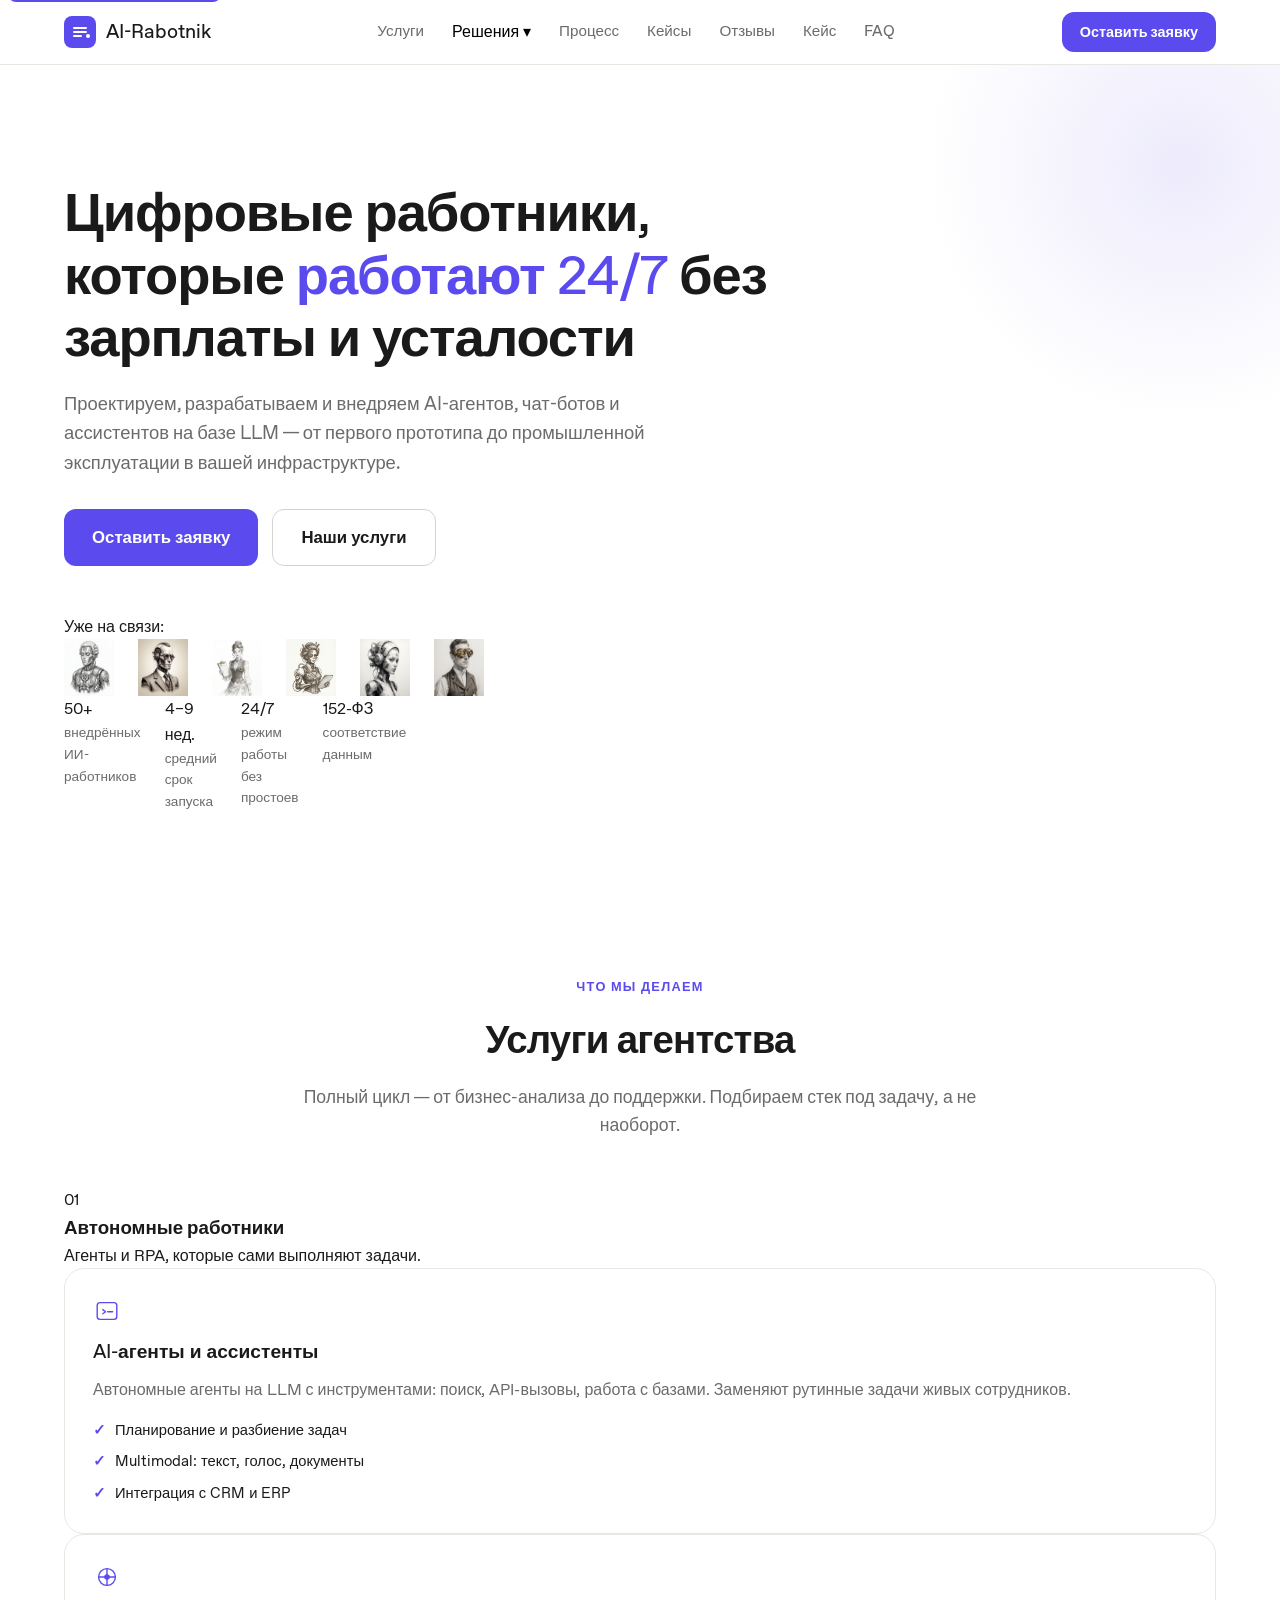
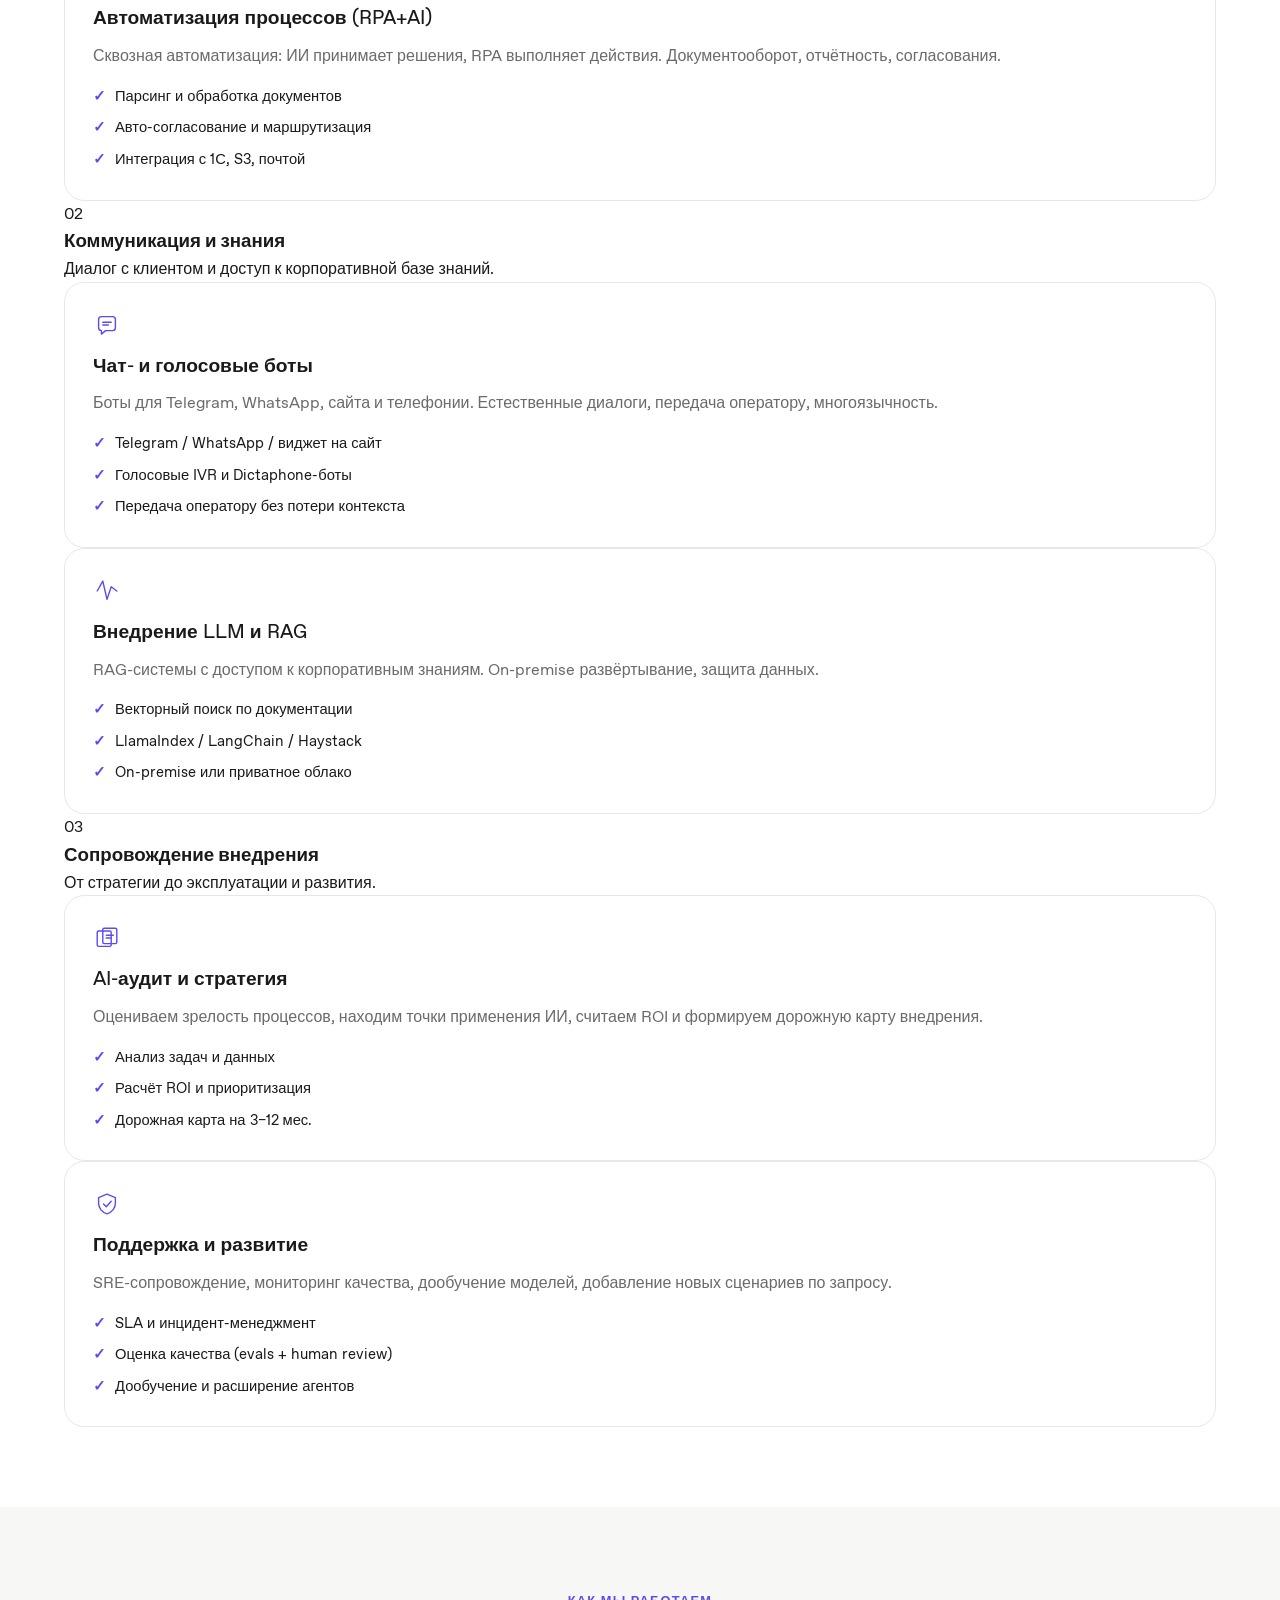
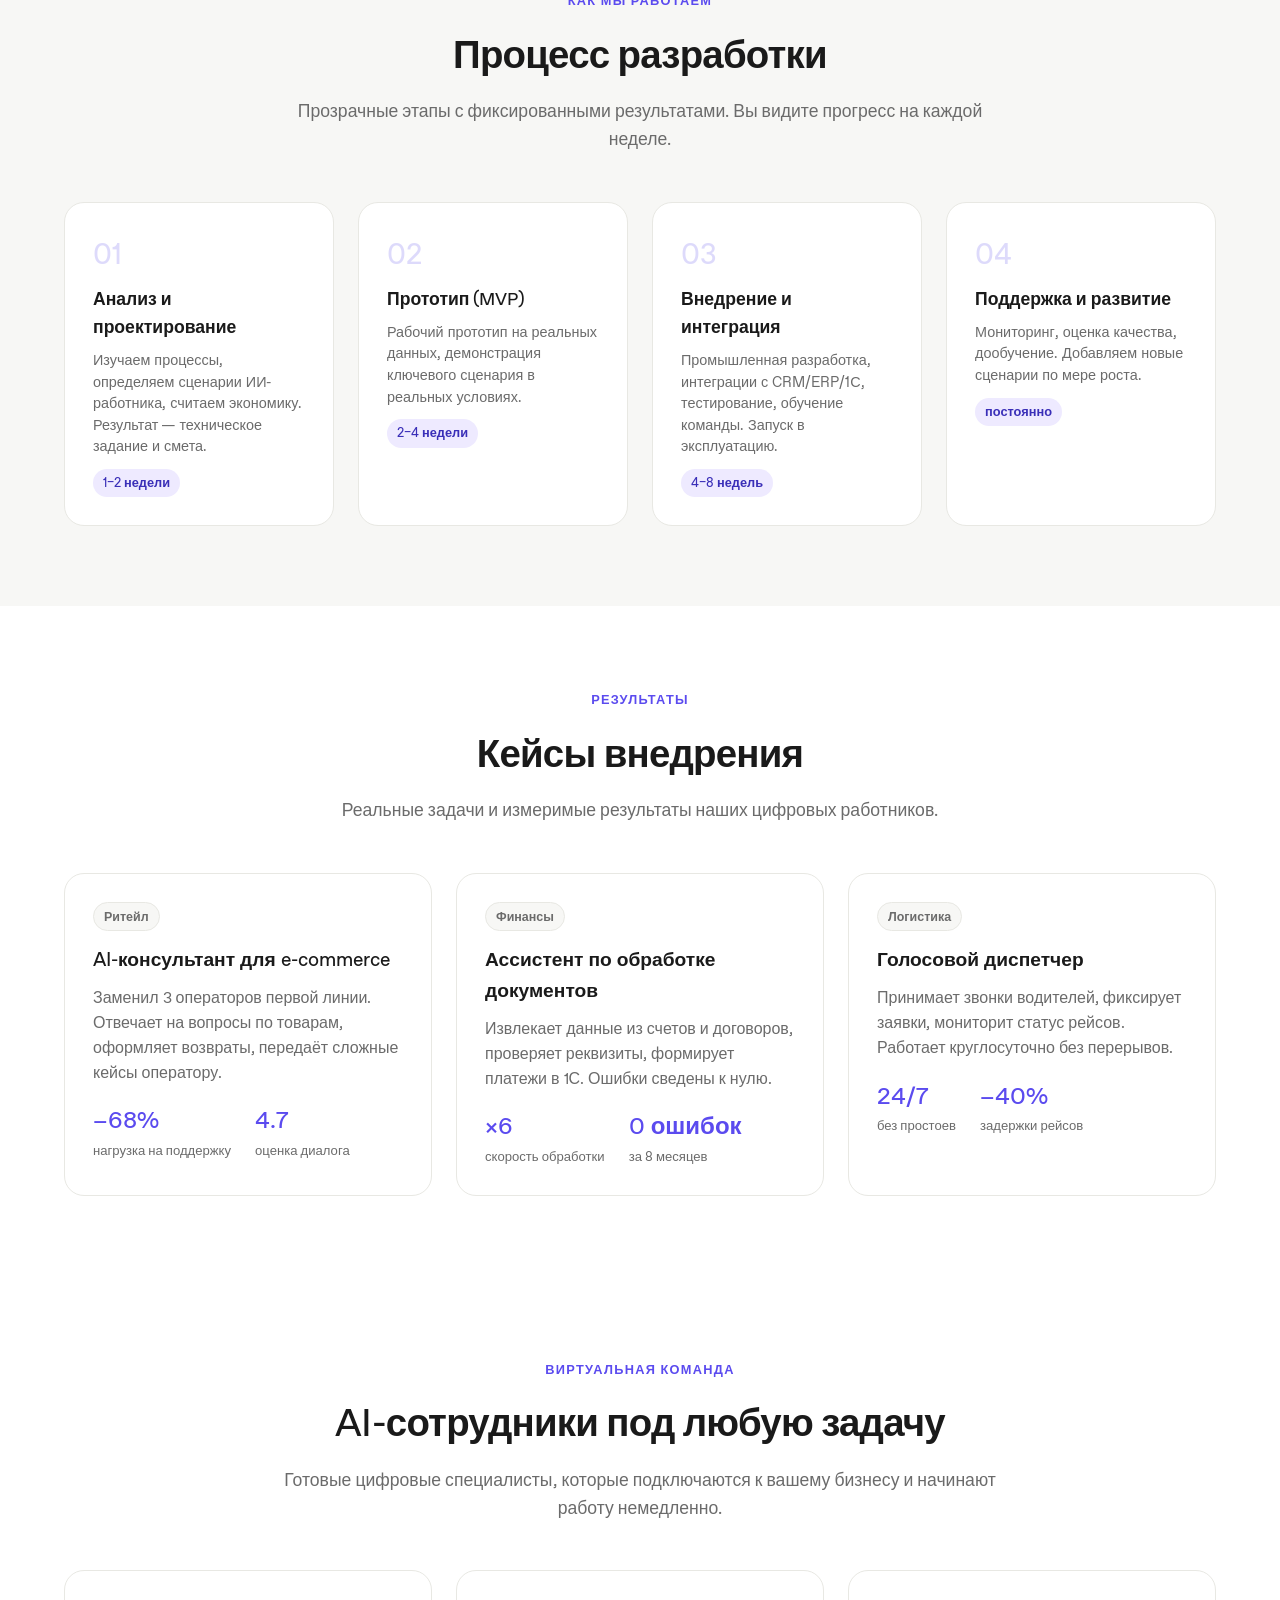
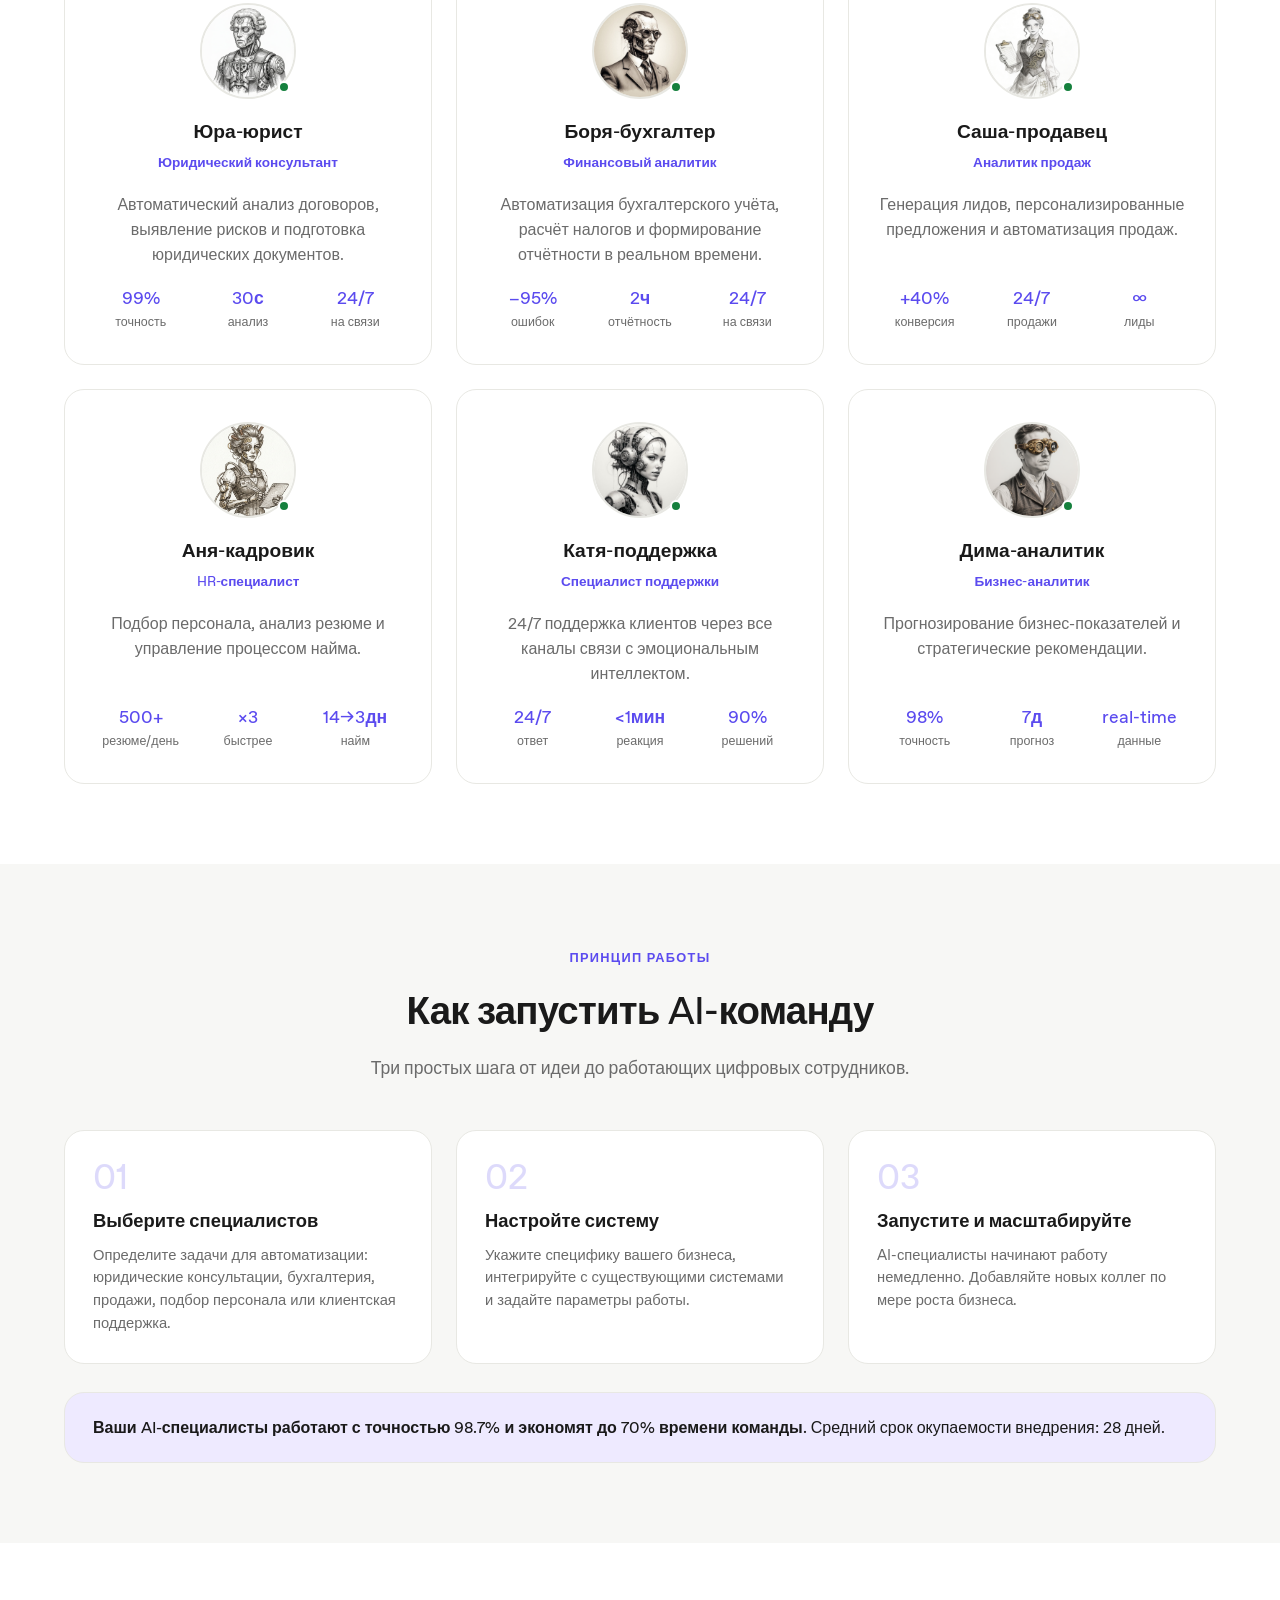
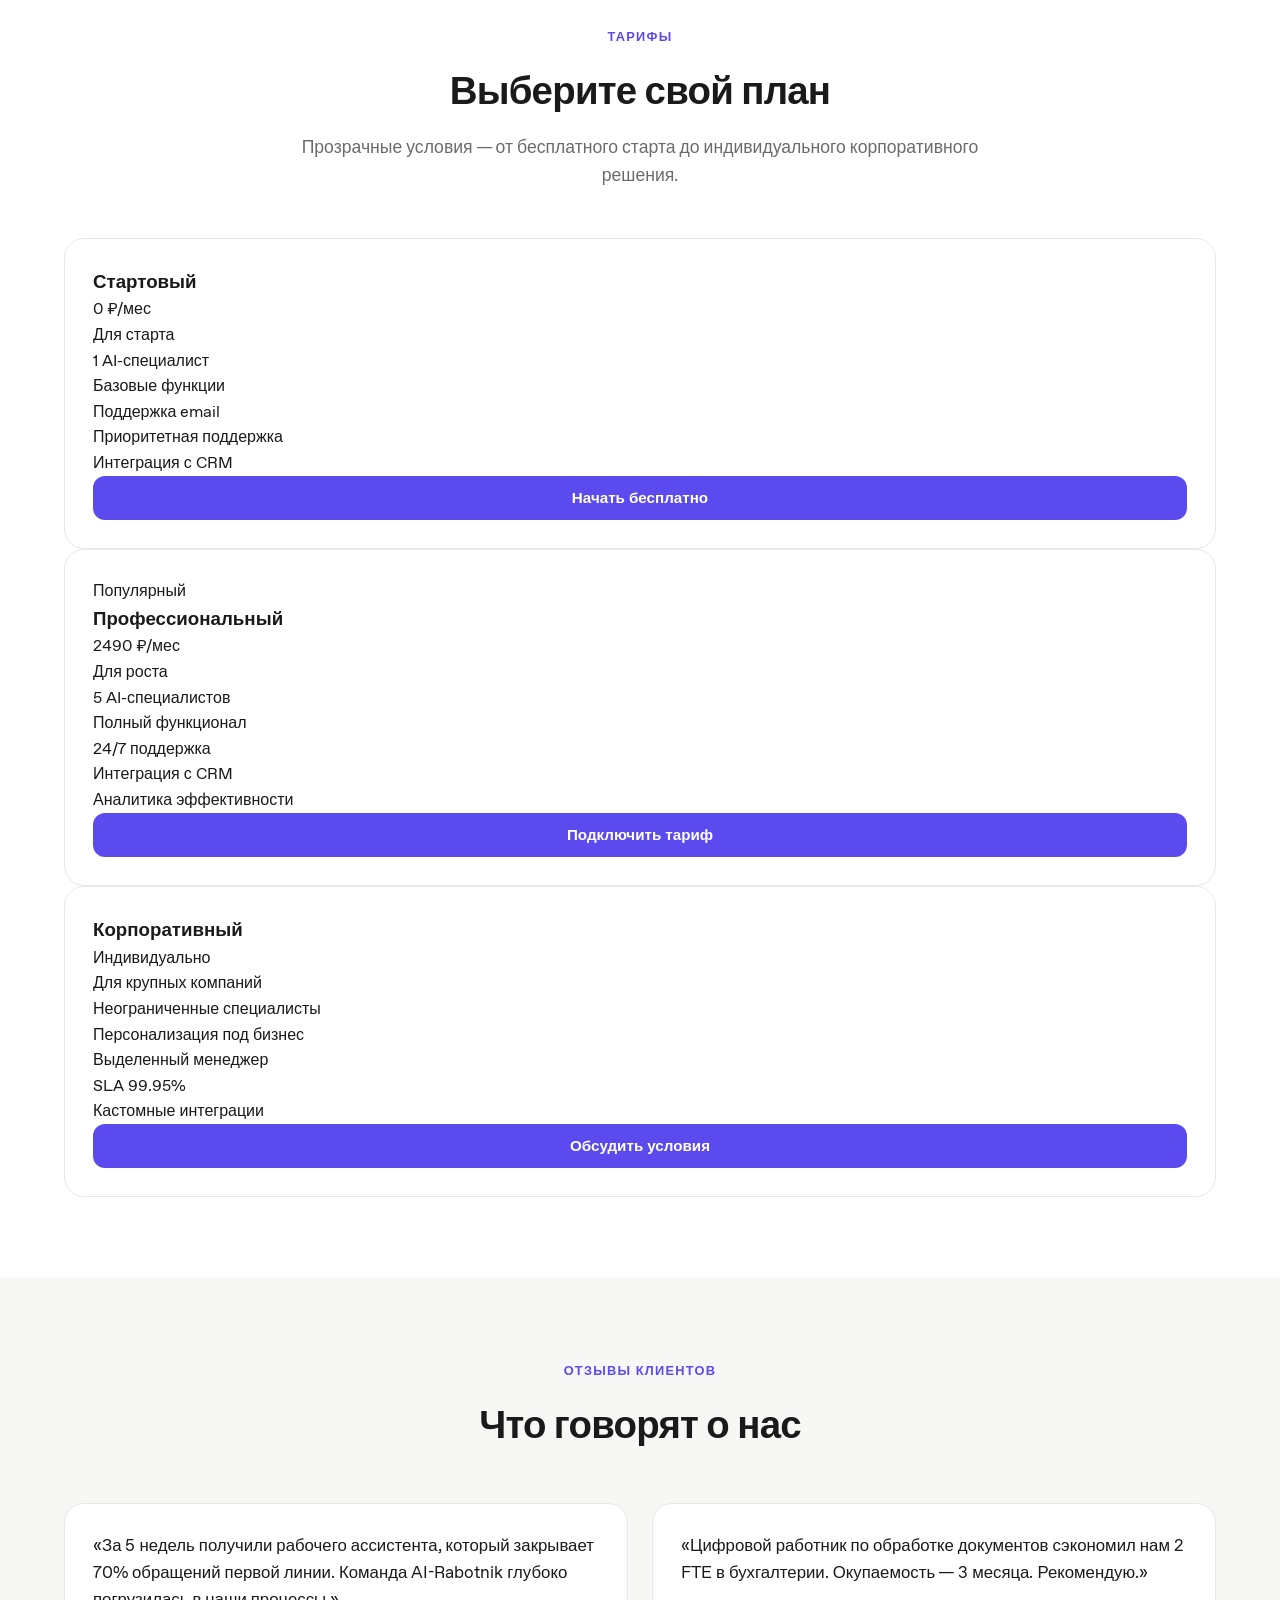
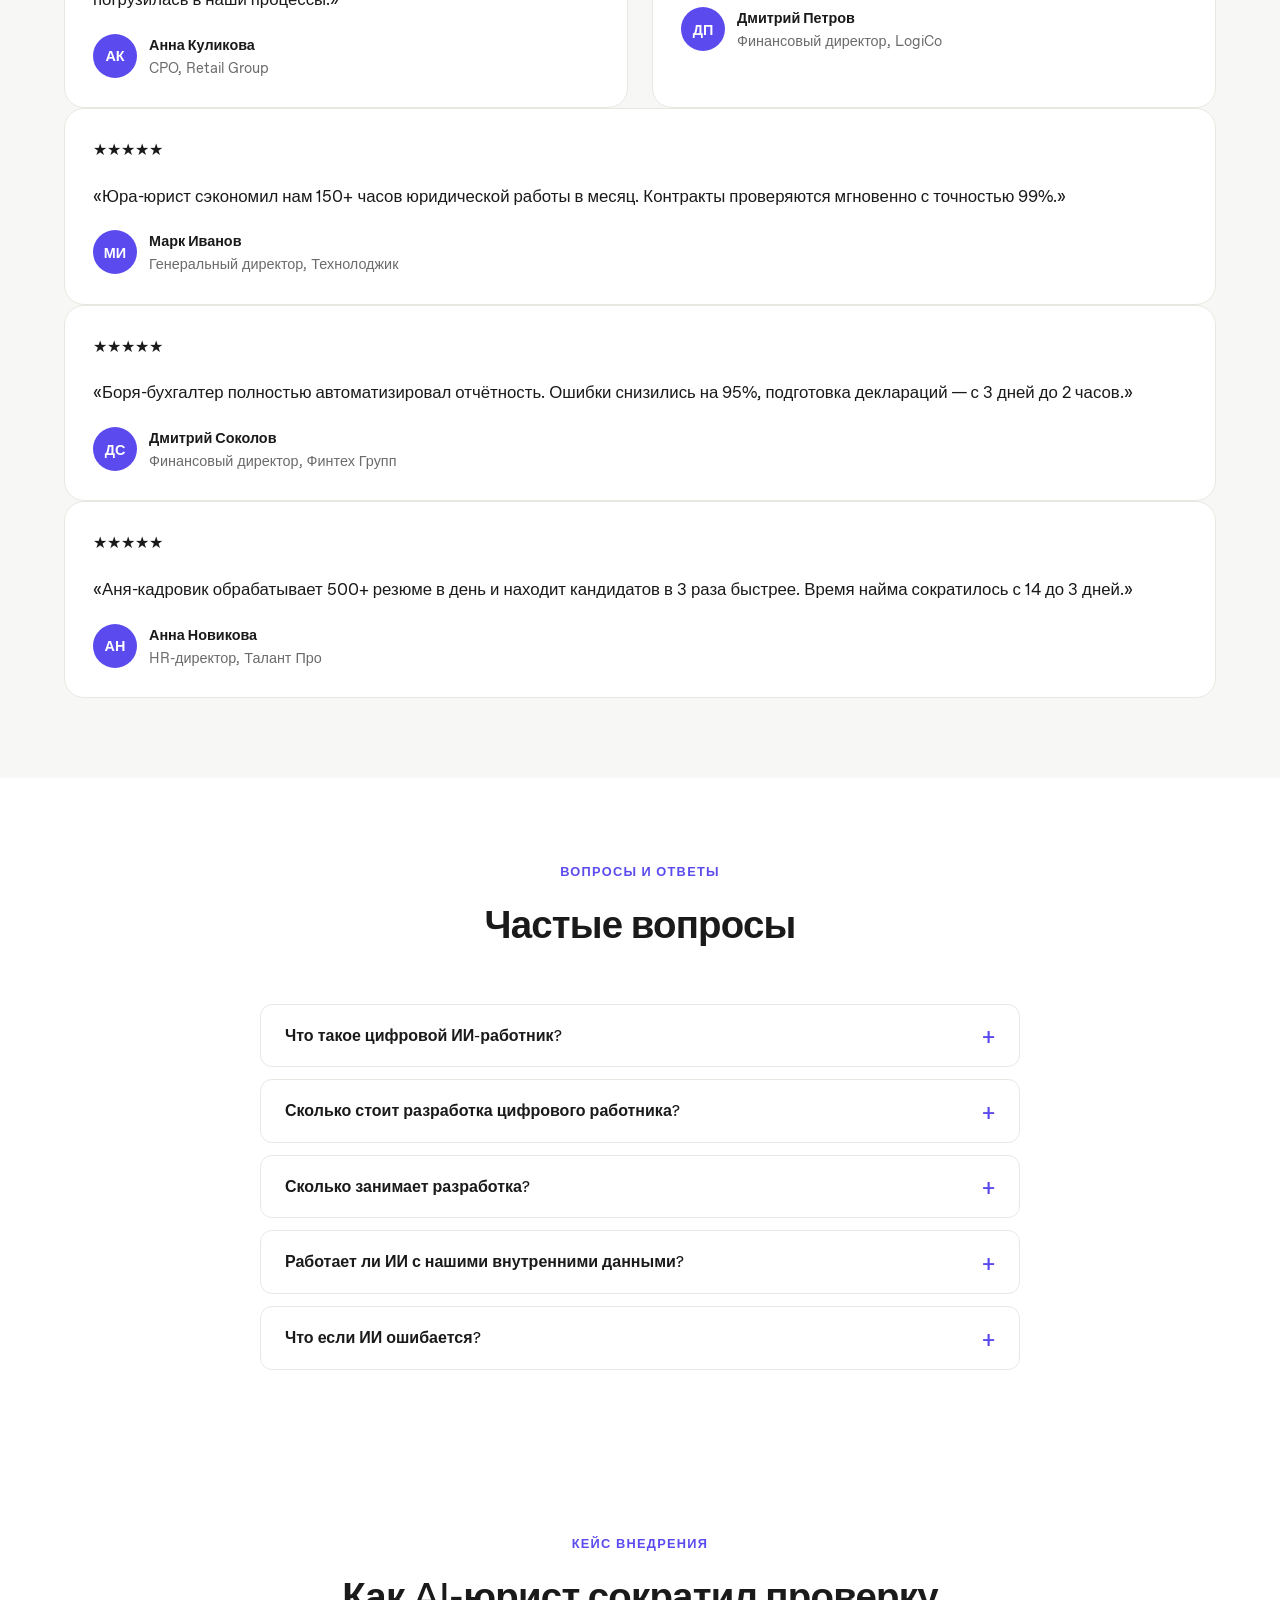
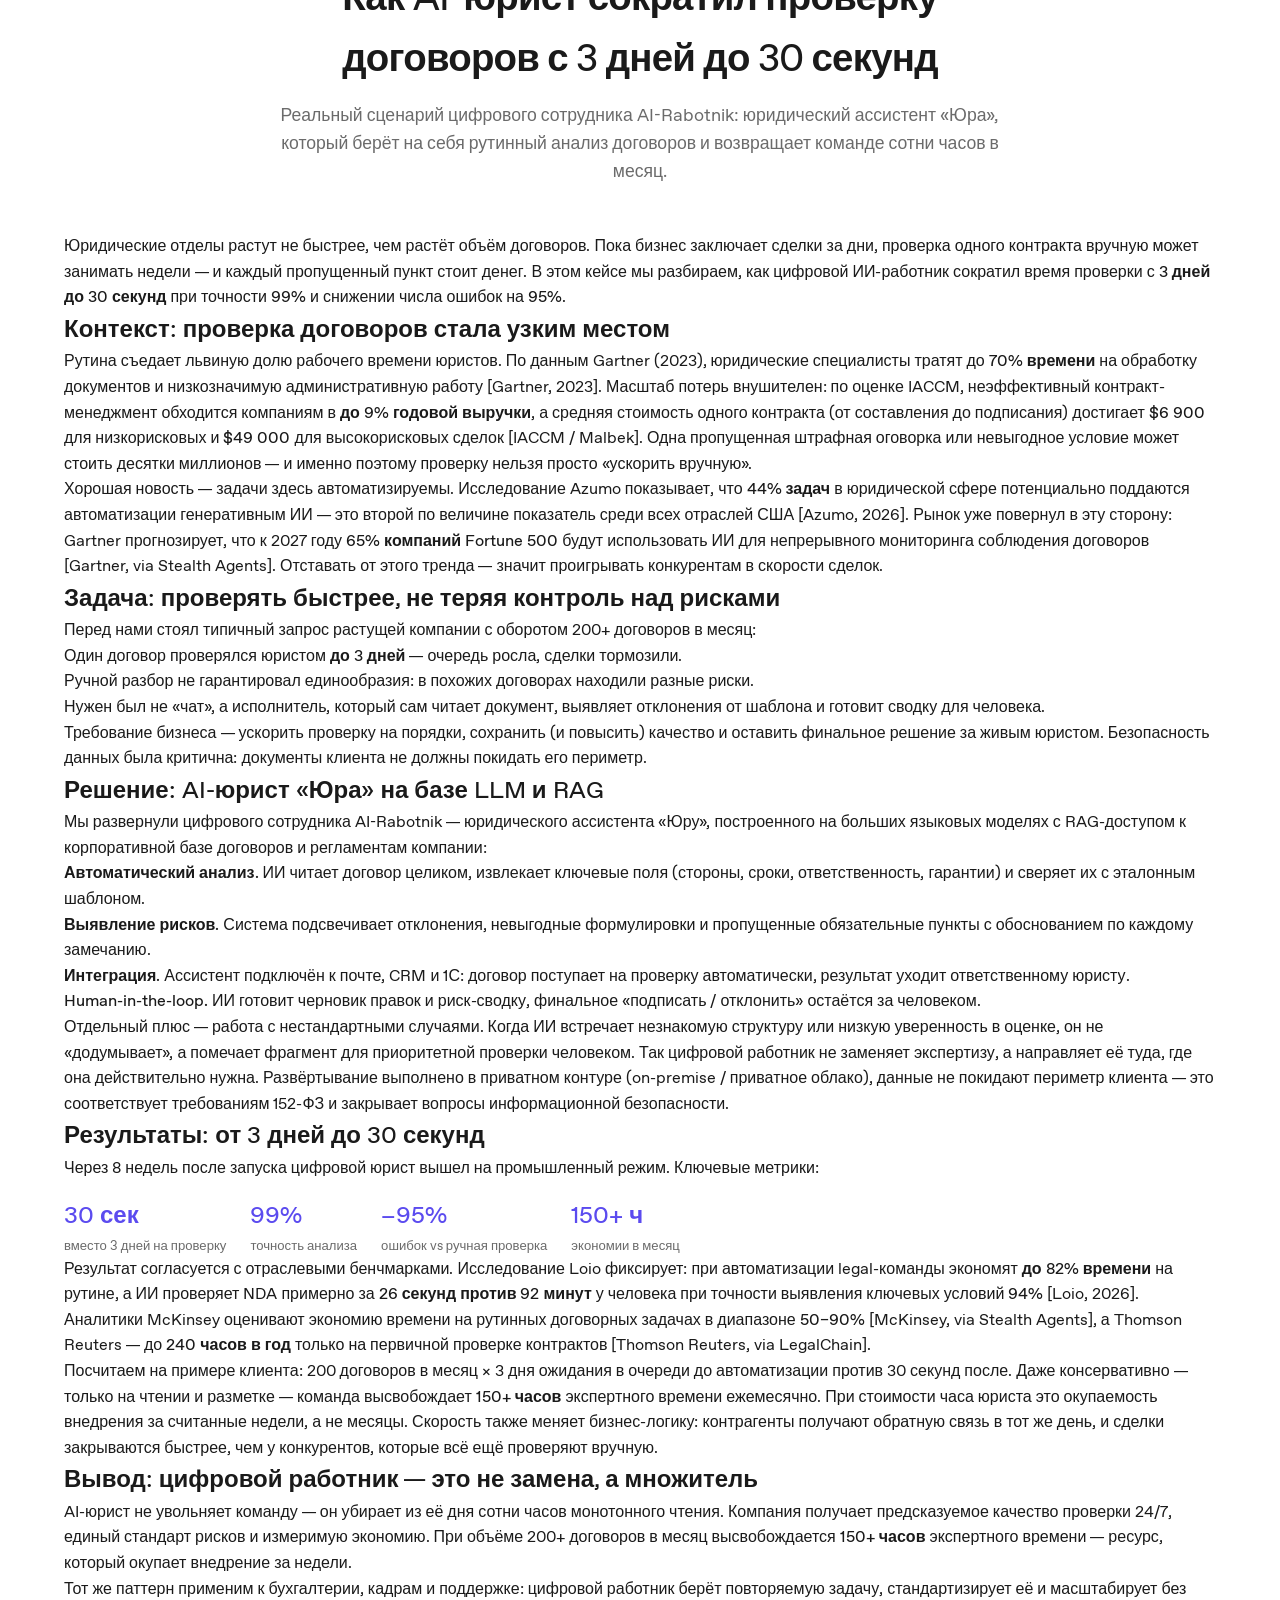
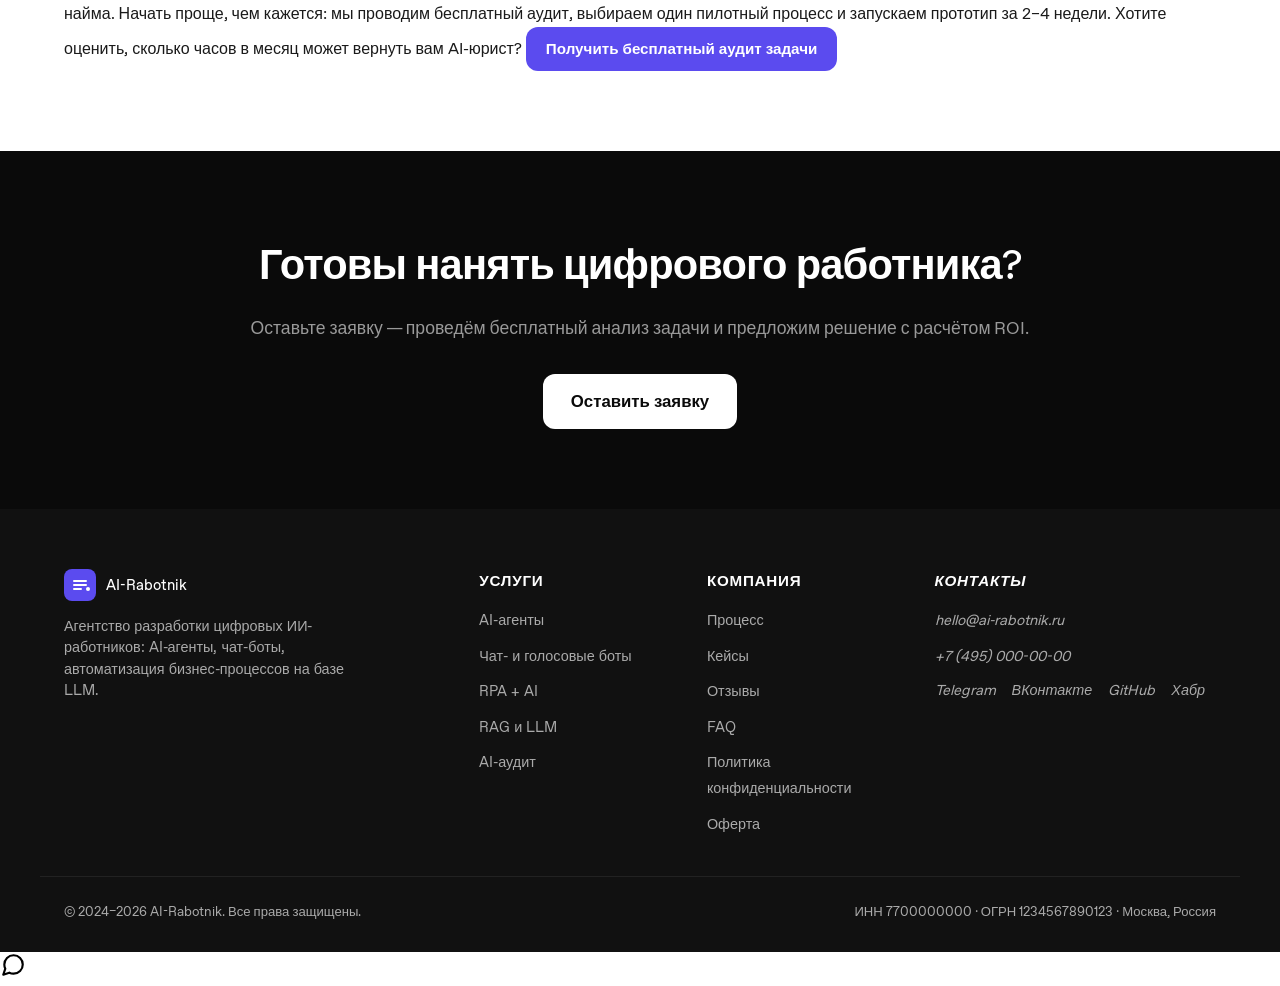
<file: index.html>
<!DOCTYPE html>
<html lang="ru">
<head>
<meta charset="UTF-8">
<meta name="viewport" content="width=device-width, initial-scale=1.0">
<meta name="theme-color" content="#0a0a0a">

<title>AI-Rabotnik — Разработка цифровых ИИ-работников для бизнеса</title>
<meta name="description" content="AI-Rabotnik — агентство разработки цифровых работников на базе ИИ. Создаём AI-агентов, чат-ботов, ассистентов и автоматизируем бизнес-процессы. Анализ, прототип, внедрение, поддержка.">
<meta name="keywords" content="цифровые работники, AI-агенты, ИИ-ассистенты, чат-боты, автоматизация бизнеса, AI-разработка, цифровые сотрудники, LLM-агенты, RPA, AI-автоматизация">
<meta name="author" content="AI-Rabotnik">
<meta name="robots" content="index, follow, max-snippet:-1, max-image-preview:large, max-video-preview:-1">
<meta name="googlebot" content="index, follow">
<meta name="yandex" content="index, follow">
<link rel="canonical" href="https://ai-rabotnik.ru/">

<!-- Open Graph / Facebook -->
<meta property="og:type" content="website">
<meta property="og:url" content="https://ai-rabotnik.ru/">
<meta property="og:title" content="AI-Rabotnik — Разработка цифровых ИИ-работников для бизнеса">
<meta property="og:description" content="Создаём цифровых работников на базе ИИ: AI-агенты, чат-боты, ассистенты, автоматизация бизнес-процессов. От анализа до поддержки.">
<meta property="og:image" content="https://ai-rabotnik.ru/assets/img/og-cover.png">
<meta property="og:locale" content="ru_RU">
<meta property="og:site_name" content="AI-Rabotnik">

<!-- Twitter Card -->
<meta name="twitter:card" content="summary_large_image">
<meta name="twitter:url" content="https://ai-rabotnik.ru/">
<meta name="twitter:title" content="AI-Rabotnik — Разработка цифровых ИИ-работников">
<meta name="twitter:description" content="Создаём цифровых работников на базе ИИ: AI-агенты, чат-боты, ассистенты, автоматизация бизнес-процессов.">
<meta name="twitter:image" content="https://ai-rabotnik.ru/assets/img/og-cover.png">

<!-- Icons / Manifest -->
<link rel="icon" type="image/svg+xml" href="assets/icons/favicon.svg">
<link rel="icon" type="image/png" sizes="192x192" href="assets/icons/icon-192.png">
<link rel="icon" type="image/x-icon" href="assets/icons/favicon.ico">
<link rel="apple-touch-icon" href="assets/icons/icon-192.png">
<link rel="manifest" href="manifest.json">

<!-- Preconnect для аналитики -->
<link rel="preconnect" href="https://www.google-analytics.com">
<link rel="preconnect" href="https://mc.yandex.ru">

<!-- Structured Data: Organization -->
<script type="application/ld+json">
{
  "@context": "https://schema.org",
  "@type": "Organization",
  "name": "AI-Rabotnik",
  "url": "https://ai-rabotnik.ru",
  "description": "Агентство разработки цифровых ИИ-работников: AI-агенты, чат-боты, ассистенты, автоматизация бизнес-процессов.",
  "logo": "https://ai-rabotnik.ru/assets/icons/icon-512.png",
  "email": "hello@ai-rabotnik.ru",
  "telephone": "+7-495-000-00-00",
  "address": {
    "@type": "PostalAddress",
    "addressCountry": "RU",
    "addressLocality": "Москва"
  },
  "sameAs": [
    "https://t.me/ai_rabotnik",
    "https://vk.com/ai_rabotnik",
    "https://github.com/ai-rabotnik",
    "https://habr.com/ru/users/ai-rabotnik/"
  ]
}
</script>

<!-- Structured Data: Service -->
<script type="application/ld+json">
{
  "@context": "https://schema.org",
  "@type": "ProfessionalService",
  "name": "AI-Rabotnik — Разработка цифровых ИИ-работников",
  "image": "https://ai-rabotnik.ru/assets/img/og-cover.png",
  "priceRange": "₽₽",
  "url": "https://ai-rabotnik.ru",
  "telephone": "+7-495-000-00-00",
  "address": {
    "@type": "PostalAddress",
    "addressLocality": "Москва",
    "addressCountry": "RU"
  },
  "makesOffer": [
    {"@type":"Offer","itemOffered":{"@type":"Service","name":"AI-агенты и автономные ассистенты"}},
    {"@type":"Offer","itemOffered":{"@type":"Service","name":"Чат-боты и голосовые ассистенты"}},
    {"@type":"Offer","itemOffered":{"@type":"Service","name":"Автоматизация бизнес-процессов (RPA+AI)"}},
    {"@type":"Offer","itemOffered":{"@type":"Service","name":"Внедрение LLM и RAG-систем"}}
  ]
}
</script>

<!-- Structured Data: FAQ -->
<script type="application/ld+json">
{
  "@context": "https://schema.org",
  "@type": "FAQPage",
  "mainEntity": [
    {"@type":"Question","name":"Что такое цифровой ИИ-работник?","acceptedAnswer":{"@type":"Answer","text":"Цифровой ИИ-работник — это программный агент на базе больших языковых моделей (LLM), который выполняет задачи сотрудника: отвечает клиентам, обрабатывает документы, анализирует данные и принимает решения по заданным правилам."}},
    {"@type":"Question","name":"Сколько стоит разработка цифрового работника?","acceptedAnswer":{"@type":"Answer","text":"Стоимость зависит от сложности: прототип MVP — от 150 000 ₽, корпоративное решение с интеграциями — от 500 000 ₽. Точную смету вы получите после бесплатного анализа задачи."}},
    {"@type":"Question","name":"Сколько занимает разработка?","acceptedAnswer":{"@type":"Answer","text":"Прототип (MVP) — 2–4 недели. Внедрение с интеграциями — 6–12 недель. Сроки фиксируются в договоре."}},
    {"@type":"Question","name":"Работает ли ИИ с нашими внутренними данными?","acceptedAnswer":{"@type":"Answer","text":"Да. Мы разворачиваем LLM в вашей инфраструктуре (on-premise) или в приватном облаке. Данные не покидают ваш периметр, что соответствует 152-ФЗ."}}
  ]
}
</script>

<!-- Styles -->
<link rel="stylesheet" href="styles.css">
<link rel="stylesheet" href="parts/styles-extra.css">
<link rel="apple-touch-icon" href="assets/icons/apple-touch-icon.png">
<link rel="icon" type="image/png" sizes="32x32" href="assets/icons/favicon-32.png">
<link rel="icon" type="image/png" sizes="16x16" href="assets/icons/favicon-16.png">

<!--
  Аналитика (GA4 + Яндекс.Метрика).
  Скрипты загружаются ТОЛЬКО при задании реальных ID ниже — иначе не шлют
  «битых» запросов и не засоряют консоль при запуске (G-XXXXXXXXXX и 0 = выключено).
  GA_ID: ваш Measurement ID вида G-XXXXXXX
  YM_ID: ваш числовой ID счётчика Метрики
-->
<script>
  window.GA_ID = 'G-XXXXXXXXXX';   // ← замените на реальный G-... для включения GA4
  window.YM_ID = 0;                // ← замените на числовой ID для включения Метрики

  window.dataLayer = window.dataLayer || [];
  function gtag(){dataLayer.push(arguments);}
  gtag('js', new Date());

  // GA включён, только если задан реальный Measurement ID (не плейсхолдер и
  // соответствует формату G-XXXXXXXXXX, где X — буква/цифра).
  var GA_PLACEHOLDER = 'G-XXXXXXXXXX';
  var gaReady = !!window.GA_ID && window.GA_ID !== GA_PLACEHOLDER &&
                /^G-[A-Z0-9]{10}$/.test(window.GA_ID);
  if (gaReady) {
    var ga = document.createElement('script');
    ga.async = true;
    ga.src = 'https://www.googletagmanager.com/gtag/js?id=' + window.GA_ID;
    document.head.appendChild(ga);
    gtag('config', window.GA_ID, { anonymize_ip: true });
  }

  if (window.YM_ID && window.YM_ID !== 0) {
    (function(m,e,t,r,i,k,a){
      m[i]=m[i]||function(){(m[i].a=m[i].a||[]).push(arguments)};
      m[i].l=1*new Date();
      for (var j=0; j<document.scripts.length; j++) { if (document.scripts[j].src===r) { return; } }
      k=e.createElement(t), a=e.getElementsByTagName(t)[0], k.async=1, k.src=r, a.parentNode.insertBefore(k,a);
    })(window, document, "script", "https://mc.yandex.ru/metrika/tag.js", "ym");
    try { ym(window.YM_ID, "init", { clickmap:true, trackLinks:true, accurateTrackBounce:true, webvisor:true }); } catch(e){}
  }
</script>

</head>

<body>
<!-- Yandex.Metrika counter (noscript alt already above) -->

<!-- Skip-link для доступности -->
<a href="#main" class="skip-link" aria-label="Перейти к основному контенту">Перейти к содержимому</a>

<!-- Progress bar (scroll) -->
<div class="progress-bar" role="progressbar" aria-label="Прогресс прокрутки" aria-valuemin="0" aria-valuemax="100" aria-valuenow="0" id="progressBar">
  <div class="progress-bar-fill" id="progressBarFill"></div>
</div>

<!-- ============ HEADER / NAV ============ -->
<header class="site-header" id="top">
  <div class="container nav-bar">
    <a href="#top" class="logo" aria-label="AI-Rabotnik — главная">
      <span class="logo-mark" aria-hidden="true">
        <svg width="32" height="32" viewBox="0 0 32 32" fill="none"><rect width="32" height="32" rx="8" fill="#5b4bef"/><path d="M10 12h12M10 16h12M10 20h7" stroke="#fff" stroke-width="2" stroke-linecap="round"/><circle cx="24" cy="20" r="2" fill="#fff"/></svg>
      </span>
      <span class="logo-text">AI-Rabotnik</span>
    </a>
    <nav class="main-nav" aria-label="Основная навигация">
      <a href="#services">Услуги</a>
      <div class="nav-dropdown">
        <button class="nav-dropdown-toggle" aria-expanded="false" aria-controls="solutionsMenu" aria-haspopup="true">Решения <span aria-hidden="true">&#9662;</span></button>
        <div class="nav-dropdown-menu" id="solutionsMenu" hidden role="menu">
          <a href="#roles" role="menuitem">AI-сотрудники</a>
          <a href="#how" role="menuitem">Как это работает</a>
          <a href="#pricing" role="menuitem">Тарифы</a>
        </div>
      </div>
      <a href="#process">Процесс</a>
      <a href="#cases">Кейсы</a>
      <a href="#reviews">Отзывы</a>
      <a href="#case-ai-lawyer">Кейс</a>
      <a href="#faq">FAQ</a>
    </nav>
    <button class="btn btn-primary nav-cta" data-open-modal data-analytics="cta_header">Оставить заявку</button>
    <button class="burger" aria-label="Меню" aria-expanded="false" aria-controls="mobileMenu">
      <span></span><span></span><span></span>
    </button>
  </div>
  <nav class="mobile-nav" id="mobileMenu" aria-label="Мобильная навигация" hidden>
    <a href="#services">Услуги</a>
    <a href="#roles">Решения</a>
    <a href="#process">Процесс</a>
    <a href="#cases">Кейсы</a>
    <a href="#reviews">Отзывы</a>
    <a href="#case-ai-lawyer">Кейс</a>
    <a href="#pricing">Тарифы</a>
    <a href="#faq">FAQ</a>
    <button class="btn btn-primary" data-open-modal>Оставить заявку</button>
  </nav>
</header>

<main id="main">
<!-- ============ HERO ============ -->
<section class="hero" aria-label="Главный блок">
  <div class="hero-glow" aria-hidden="true"></div>
  <div class="container">
  <div class="hero-inner">
    <h1 class="hero-title">
      Цифровые работники, которые <span class="accent">работают 24/7</span> без зарплаты и усталости
    </h1>
    <p class="hero-sub">
      Проектируем, разрабатываем и внедряем AI-агентов, чат-ботов и ассистентов на базе LLM —
      от первого прототипа до промышленной эксплуатации в вашей инфраструктуре.
    </p>
    <div class="hero-actions">
      <button class="btn btn-primary btn-lg" data-open-modal data-analytics="cta_hero">Оставить заявку</button>
      <a href="#services" class="btn btn-ghost btn-lg" data-analytics="scroll_services">Наши услуги</a>
    </div>

    <div class="hero-team" aria-label="Ваша команда цифровых сотрудников">
      <span class="hero-team-label">Уже на связи:</span>
      <div class="role-strip" role="img" aria-label="AI-юрист, бухгалтер, продавец, кадровик, поддержка, аналитик">
        <img src="assets/img/roles/lawyer.png" alt="" loading="lazy">
        <img src="assets/img/roles/accountant.jpg" alt="" loading="lazy">
        <img src="assets/img/roles/sales.jpeg" alt="" loading="lazy">
        <img src="assets/img/roles/hr.png" alt="" loading="lazy">
        <img src="assets/img/roles/support.jpg" alt="" loading="lazy">
        <img src="assets/img/roles/analyst.png" alt="" loading="lazy">
      </div>
    </div>

    <dl class="hero-stats">
      <div><dt>50+</dt><dd>внедрённых ИИ-работников</dd></div>
      <div><dt>4–9 нед.</dt><dd>средний срок запуска</dd></div>
      <div><dt>24/7</dt><dd>режим работы без простоев</dd></div>
      <div><dt>152-ФЗ</dt><dd>соответствие данным</dd></div>
    </dl>
  </div>
  </div>
</section>

<!-- ============ SERVICES ============ -->
<section class="section" id="services" aria-labelledby="services-h">
  <div class="container">
    <header class="section-head">
      <span class="eyebrow">Что мы делаем</span>
      <h2 id="services-h" class="section-title">Услуги агентства</h2>
      <p class="section-sub">Полный цикл — от бизнес-анализа до поддержки. Подбираем стек под задачу, а не наоборот.</p>
    </header>

    <div class="svc-clusters">
      <div class="svc-cluster">
        <div class="svc-cluster-head">
          <span class="svc-cluster-num">01</span>
          <h3 class="svc-cluster-title">Автономные работники</h3>
          <p class="svc-cluster-sub">Агенты и RPA, которые сами выполняют задачи.</p>
        </div>
        <div class="svc-cluster-items">
          <article class="card service-card">
            <div class="card-icon" aria-hidden="true"><svg width="40" height="40" viewBox="0 0 40 40" fill="none"><rect x="6" y="8" width="28" height="24" rx="4" stroke="currentColor" stroke-width="2"/><path d="M14 18l4 3-4 3M21 21h7" stroke="currentColor" stroke-width="2" stroke-linecap="round" stroke-linejoin="round"/></svg></div>
            <h3 class="card-title">AI-агенты и ассистенты</h3>
            <p class="card-text">Автономные агенты на LLM с инструментами: поиск, API-вызовы, работа с базами. Заменяют рутинные задачи живых сотрудников.</p>
            <ul class="card-list"><li>Планирование и разбиение задач</li><li>Multimodal: текст, голос, документы</li><li>Интеграция с CRM и ERP</li></ul>
          </article>
          <article class="card service-card">
            <div class="card-icon" aria-hidden="true"><svg width="40" height="40" viewBox="0 0 40 40" fill="none"><circle cx="20" cy="20" r="12" stroke="currentColor" stroke-width="2"/><path d="M20 8v24M8 20h24" stroke="currentColor" stroke-width="2"/><circle cx="20" cy="20" r="4" fill="currentColor"/></svg></div>
            <h3 class="card-title">Автоматизация процессов (RPA+AI)</h3>
            <p class="card-text">Сквозная автоматизация: ИИ принимает решения, RPA выполняет действия. Документооборот, отчётность, согласования.</p>
            <ul class="card-list"><li>Парсинг и обработка документов</li><li>Авто-согласование и маршрутизация</li><li>Интеграция с 1С, S3, почтой</li></ul>
          </article>
        </div>
      </div>

      <div class="svc-cluster">
        <div class="svc-cluster-head">
          <span class="svc-cluster-num">02</span>
          <h3 class="svc-cluster-title">Коммуникация и знания</h3>
          <p class="svc-cluster-sub">Диалог с клиентом и доступ к корпоративной базе знаний.</p>
        </div>
        <div class="svc-cluster-items">
          <article class="card service-card">
            <div class="card-icon" aria-hidden="true"><svg width="40" height="40" viewBox="0 0 40 40" fill="none"><path d="M8 12a4 4 0 014-4h16a4 4 0 014 4v12a4 4 0 01-4 4H18l-6 5v-5h-0a4 4 0 01-4-4V12z" stroke="currentColor" stroke-width="2" stroke-linejoin="round"/><path d="M14 16h12M14 20h8" stroke="currentColor" stroke-width="2" stroke-linecap="round"/></svg></div>
            <h3 class="card-title">Чат- и голосовые боты</h3>
            <p class="card-text">Боты для Telegram, WhatsApp, сайта и телефонии. Естественные диалоги, передача оператору, многоязычность.</p>
            <ul class="card-list"><li>Telegram / WhatsApp / виджет на сайт</li><li>Голосовые IVR и Dictaphone-боты</li><li>Передача оператору без потери контекста</li></ul>
          </article>
          <article class="card service-card">
            <div class="card-icon" aria-hidden="true"><svg width="40" height="40" viewBox="0 0 40 40" fill="none"><path d="M6 20l8-14 6 26 6-18 8 6" stroke="currentColor" stroke-width="2" stroke-linejoin="round" stroke-linecap="round"/></svg></div>
            <h3 class="card-title">Внедрение LLM и RAG</h3>
            <p class="card-text">RAG-системы с доступом к корпоративным знаниям. On-premise развёртывание, защита данных.</p>
            <ul class="card-list"><li>Векторный поиск по документации</li><li>LlamaIndex / LangChain / Haystack</li><li>On-premise или приватное облако</li></ul>
          </article>
        </div>
      </div>

      <div class="svc-cluster">
        <div class="svc-cluster-head">
          <span class="svc-cluster-num">03</span>
          <h3 class="svc-cluster-title">Сопровождение внедрения</h3>
          <p class="svc-cluster-sub">От стратегии до эксплуатации и развития.</p>
        </div>
        <div class="svc-cluster-items">
          <article class="card service-card">
            <div class="card-icon" aria-hidden="true"><svg width="40" height="40" viewBox="0 0 40 40" fill="none"><rect x="6" y="10" width="20" height="22" rx="2" stroke="currentColor" stroke-width="2"/><rect x="14" y="6" width="20" height="22" rx="2" stroke="currentColor" stroke-width="2"/><path d="M19 16h10M19 20h6" stroke="currentColor" stroke-width="2" stroke-linecap="round"/></svg></div>
            <h3 class="card-title">AI-аудит и стратегия</h3>
            <p class="card-text">Оцениваем зрелость процессов, находим точки применения ИИ, считаем ROI и формируем дорожную карту внедрения.</p>
            <ul class="card-list"><li>Анализ задач и данных</li><li>Расчёт ROI и приоритизация</li><li>Дорожная карта на 3–12 мес.</li></ul>
          </article>
          <article class="card service-card">
            <div class="card-icon" aria-hidden="true"><svg width="40" height="40" viewBox="0 0 40 40" fill="none"><path d="M20 6l12 5v8c0 7-5 13-12 15-7-2-12-8-12-15v-8l12-5z" stroke="currentColor" stroke-width="2" stroke-linejoin="round"/><path d="M15 20l4 4 7-8" stroke="currentColor" stroke-width="2" stroke-linecap="round" stroke-linejoin="round"/></svg></div>
            <h3 class="card-title">Поддержка и развитие</h3>
            <p class="card-text">SRE-сопровождение, мониторинг качества, дообучение моделей, добавление новых сценариев по запросу.</p>
            <ul class="card-list"><li>SLA и инцидент-менеджмент</li><li>Оценка качества (evals + human review)</li><li>Дообучение и расширение агентов</li></ul>
          </article>
        </div>
      </div>
    </div>
  </div>
</section>

<!-- ============ PROCESS ============ -->
<section class="section section-alt" id="process" aria-labelledby="process-h">
  <div class="container">
    <header class="section-head">
      <span class="eyebrow">Как мы работаем</span>
      <h2 id="process-h" class="section-title">Процесс разработки</h2>
      <p class="section-sub">Прозрачные этапы с фиксированными результатами. Вы видите прогресс на каждой неделе.</p>
    </header>
    <ol class="process-list">
      <li class="process-item">
        <span class="step-num">01</span>
        <h3>Анализ и проектирование</h3>
        <p>Изучаем процессы, определяем сценарии ИИ-работника, считаем экономику. Результат — техническое задание и смета.</p>
        <span class="step-time">1–2 недели</span>
      </li>
      <li class="process-item">
        <span class="step-num">02</span>
        <h3>Прототип (MVP)</h3>
        <p>Рабочий прототип на реальных данных, демонстрация ключевого сценария в реальных условиях.</p>
        <span class="step-time">2–4 недели</span>
      </li>
      <li class="process-item">
        <span class="step-num">03</span>
        <h3>Внедрение и интеграция</h3>
        <p>Промышленная разработка, интеграции с CRM/ERP/1С, тестирование, обучение команды. Запуск в эксплуатацию.</p>
        <span class="step-time">4–8 недель</span>
      </li>
      <li class="process-item">
        <span class="step-num">04</span>
        <h3>Поддержка и развитие</h3>
        <p>Мониторинг, оценка качества, дообучение. Добавляем новые сценарии по мере роста.</p>
        <span class="step-time">постоянно</span>
      </li>
    </ol>
  </div>
</section>

<!-- ============ CASES ============ -->
<section class="section" id="cases" aria-labelledby="cases-h">
  <div class="container">
    <header class="section-head">
      <span class="eyebrow">Результаты</span>
      <h2 id="cases-h" class="section-title">Кейсы внедрения</h2>
      <p class="section-sub">Реальные задачи и измеримые результаты наших цифровых работников.</p>
    </header>
    <div class="grid grid-3">
      <article class="card case-card">
        <div class="case-tag">Ритейл</div>
        <h3 class="card-title">AI-консультант для e-commerce</h3>
        <p class="card-text">Заменил 3 операторов первой линии. Отвечает на вопросы по товарам, оформляет возвраты, передаёт сложные кейсы оператору.</p>
        <dl class="case-metrics">
          <div><dt>−68%</dt><dd>нагрузка на поддержку</dd></div>
          <div><dt>4.7</dt><dd>оценка диалога</dd></div>
        </dl>
      </article>
      <article class="card case-card">
        <div class="case-tag">Финансы</div>
        <h3 class="card-title">Ассистент по обработке документов</h3>
        <p class="card-text">Извлекает данные из счетов и договоров, проверяет реквизиты, формирует платежи в 1С. Ошибки сведены к нулю.</p>
        <dl class="case-metrics">
          <div><dt>×6</dt><dd>скорость обработки</dd></div>
          <div><dt>0 ошибок</dt><dd>за 8 месяцев</dd></div>
        </dl>
      </article>
      <article class="card case-card">
        <div class="case-tag">Логистика</div>
        <h3 class="card-title">Голосовой диспетчер</h3>
        <p class="card-text">Принимает звонки водителей, фиксирует заявки, мониторит статус рейсов. Работает круглосуточно без перерывов.</p>
        <dl class="case-metrics">
          <div><dt>24/7</dt><dd>без простоев</dd></div>
          <div><dt>−40%</dt><dd>задержки рейсов</dd></div>
        </dl>
      </article>
    </div>
  </div>
</section>

<!-- ============ ROLES ============ -->
<section class="section" id="roles" aria-labelledby="roles-h">
  <div class="container">
    <header class="section-head">
      <span class="eyebrow">Виртуальная команда</span>
      <h2 id="roles-h" class="section-title">AI-сотрудники под любую задачу</h2>
      <p class="section-sub">Готовые цифровые специалисты, которые подключаются к вашему бизнесу и начинают работу немедленно.</p>
    </header>

    <div class="roles">
      <article class="card role-card">
        <div class="card-header">
          <img class="role-avatar" src="assets/img/roles/lawyer.png" alt="AI-юрист Юра" width="96" height="96" loading="lazy">
          <span class="online-dot" aria-hidden="true"></span>
        </div>
        <h3 class="role-name">Юра-юрист</h3>
        <p class="role-sub">Юридический консультант</p>
        <p class="card-text">Автоматический анализ договоров, выявление рисков и подготовка юридических документов.</p>
        <dl class="role-stats">
          <div><dt>99%</dt><dd>точность</dd></div>
          <div><dt>30с</dt><dd>анализ</dd></div>
          <div><dt>24/7</dt><dd>на связи</dd></div>
        </dl>
      </article>

      <article class="card role-card">
        <div class="card-header">
          <img class="role-avatar" src="assets/img/roles/accountant.jpg" alt="AI-бухгалтер Боря" width="96" height="96" loading="lazy">
          <span class="online-dot" aria-hidden="true"></span>
        </div>
        <h3 class="role-name">Боря-бухгалтер</h3>
        <p class="role-sub">Финансовый аналитик</p>
        <p class="card-text">Автоматизация бухгалтерского учёта, расчёт налогов и формирование отчётности в реальном времени.</p>
        <dl class="role-stats">
          <div><dt>&minus;95%</dt><dd>ошибок</dd></div>
          <div><dt>2ч</dt><dd>отчётность</dd></div>
          <div><dt>24/7</dt><dd>на связи</dd></div>
        </dl>
      </article>

      <article class="card role-card">
        <div class="card-header">
          <img class="role-avatar" src="assets/img/roles/sales.jpeg" alt="AI-продавец Саша" width="96" height="96" loading="lazy">
          <span class="online-dot" aria-hidden="true"></span>
        </div>
        <h3 class="role-name">Саша-продавец</h3>
        <p class="role-sub">Аналитик продаж</p>
        <p class="card-text">Генерация лидов, персонализированные предложения и автоматизация продаж.</p>
        <dl class="role-stats">
          <div><dt>+40%</dt><dd>конверсия</dd></div>
          <div><dt>24/7</dt><dd>продажи</dd></div>
          <div><dt>&infin;</dt><dd>лиды</dd></div>
        </dl>
      </article>

      <article class="card role-card">
        <div class="card-header">
          <img class="role-avatar" src="assets/img/roles/hr.png" alt="AI-кадровик Аня" width="96" height="96" loading="lazy">
          <span class="online-dot" aria-hidden="true"></span>
        </div>
        <h3 class="role-name">Аня-кадровик</h3>
        <p class="role-sub">HR-специалист</p>
        <p class="card-text">Подбор персонала, анализ резюме и управление процессом найма.</p>
        <dl class="role-stats">
          <div><dt>500+</dt><dd>резюме/день</dd></div>
          <div><dt>&times;3</dt><dd>быстрее</dd></div>
          <div><dt>14&rarr;3дн</dt><dd>найм</dd></div>
        </dl>
      </article>

      <article class="card role-card">
        <div class="card-header">
          <img class="role-avatar" src="assets/img/roles/support.jpg" alt="AI-поддержка Катя" width="96" height="96" loading="lazy">
          <span class="online-dot" aria-hidden="true"></span>
        </div>
        <h3 class="role-name">Катя-поддержка</h3>
        <p class="role-sub">Специалист поддержки</p>
        <p class="card-text">24/7 поддержка клиентов через все каналы связи с эмоциональным интеллектом.</p>
        <dl class="role-stats">
          <div><dt>24/7</dt><dd>ответ</dd></div>
          <div><dt>&lt;1мин</dt><dd>реакция</dd></div>
          <div><dt>90%</dt><dd>решений</dd></div>
        </dl>
      </article>

      <article class="card role-card">
        <div class="card-header">
          <img class="role-avatar" src="assets/img/roles/analyst.png" alt="AI-аналитик Дима" width="96" height="96" loading="lazy">
          <span class="online-dot" aria-hidden="true"></span>
        </div>
        <h3 class="role-name">Дима-аналитик</h3>
        <p class="role-sub">Бизнес-аналитик</p>
        <p class="card-text">Прогнозирование бизнес-показателей и стратегические рекомендации.</p>
        <dl class="role-stats">
          <div><dt>98%</dt><dd>точность</dd></div>
          <div><dt>7д</dt><dd>прогноз</dd></div>
          <div><dt>real-time</dt><dd>данные</dd></div>
        </dl>
      </article>
    </div>
  </div>
</section>

<!-- ============ HOW IT WORKS ============ -->
<section class="section section-alt" id="how" aria-labelledby="how-h">
  <div class="container">
    <header class="section-head">
      <span class="eyebrow">Принцип работы</span>
      <h2 id="how-h" class="section-title">Как запустить AI-команду</h2>
      <p class="section-sub">Три простых шага от идеи до работающих цифровых сотрудников.</p>
    </header>

    <ol class="steps">
      <li class="step">
        <span class="step-num">01</span>
        <h3>Выберите специалистов</h3>
        <p>Определите задачи для автоматизации: юридические консультации, бухгалтерия, продажи, подбор персонала или клиентская поддержка.</p>
      </li>
      <li class="step">
        <span class="step-num">02</span>
        <h3>Настройте систему</h3>
        <p>Укажите специфику вашего бизнеса, интегрируйте с существующими системами и задайте параметры работы.</p>
      </li>
      <li class="step">
        <span class="step-num">03</span>
        <h3>Запустите и масштабируйте</h3>
        <p>AI-специалисты начинают работу немедленно. Добавляйте новых коллег по мере роста бизнеса.</p>
      </li>
    </ol>

    <div class="steps-banner" role="note">
      <p class="banner-text">
        <strong>Ваши AI-специалисты работают с точностью 98.7% и экономят до 70% времени команды.</strong>
        <span>Средний срок окупаемости внедрения: 28 дней.</span>
      </p>
    </div>
  </div>
</section>

<!-- ============ PRICING ============ -->
<section class="section" id="pricing" aria-labelledby="pricing-h">
  <div class="container">
    <header class="section-head">
      <span class="eyebrow">Тарифы</span>
      <h2 id="pricing-h" class="section-title">Выберите свой план</h2>
      <p class="section-sub">Прозрачные условия — от бесплатного старта до индивидуального корпоративного решения.</p>
    </header>

    <div class="pricing-grid">
      <article class="card price-card">
        <h3 class="price-name">Стартовый</h3>
        <div class="price-amount">0&nbsp;&#8381;<span class="price-period">/мес</span></div>
        <p class="price-desc">Для старта</p>
        <ul class="price-list">
          <li class="yes">1 AI-специалист</li>
          <li class="yes">Базовые функции</li>
          <li class="yes">Поддержка email</li>
          <li class="no">Приоритетная поддержка</li>
          <li class="no">Интеграция с CRM</li>
        </ul>
        <button class="btn btn-primary btn-block" data-open-modal aria-label="Начать бесплатно по тарифу Стартовый">Начать бесплатно</button>
      </article>

      <article class="card price-card featured">
        <span class="price-badge">Популярный</span>
        <h3 class="price-name">Профессиональный</h3>
        <div class="price-amount">2490&nbsp;&#8381;<span class="price-period">/мес</span></div>
        <p class="price-desc">Для роста</p>
        <ul class="price-list">
          <li class="yes">5 AI-специалистов</li>
          <li class="yes">Полный функционал</li>
          <li class="yes">24/7 поддержка</li>
          <li class="yes">Интеграция с CRM</li>
          <li class="yes">Аналитика эффективности</li>
        </ul>
        <button class="btn btn-primary btn-block" data-open-modal aria-label="Подключить тариф Профессиональный">Подключить тариф</button>
      </article>

      <article class="card price-card">
        <h3 class="price-name">Корпоративный</h3>
        <div class="price-amount">Индивидуально</div>
        <p class="price-desc">Для крупных компаний</p>
        <ul class="price-list">
          <li class="yes">Неограниченные специалисты</li>
          <li class="yes">Персонализация под бизнес</li>
          <li class="yes">Выделенный менеджер</li>
          <li class="yes">SLA 99.95%</li>
          <li class="yes">Кастомные интеграции</li>
        </ul>
        <button class="btn btn-primary btn-block" data-open-modal aria-label="Обсудить условия корпоративного тарифа">Обсудить условия</button>
      </article>
    </div>
  </div>
</section>

<!-- ============ REVIEWS ============ -->
<section class="section section-alt" id="reviews" aria-labelledby="reviews-h">
  <div class="container">
    <header class="section-head">
      <span class="eyebrow">Отзывы клиентов</span>
      <h2 id="reviews-h" class="section-title">Что говорят о нас</h2>
    </header>
    <div class="grid grid-2">
      <figure class="card review-card">
        <blockquote>«За 5 недель получили рабочего ассистента, который закрывает 70% обращений первой линии. Команда AI-Rabotnik глубоко погрузилась в наши процессы.»</blockquote>
        <figcaption>
          <span class="avatar" aria-hidden="true">АК</span>
          <span><strong>Анна Куликова</strong><br>CPO, Retail Group</span>
        </figcaption>
      </figure>
      <figure class="card review-card">
        <blockquote>«Цифровой работник по обработке документов сэкономил нам 2 FTE в бухгалтерии. Окупаемость — 3 месяца. Рекомендую.»</blockquote>
        <figcaption>
          <span class="avatar" aria-hidden="true">ДП</span>
          <span><strong>Дмитрий Петров</strong><br>Финансовый директор, LogiCo</span>
        </figcaption>
      </figure>
    </div>
    <div class="testimonials-grid">
      <figure class="card review-card">
        <div class="review-stars" aria-label="Оценка 5 из 5">&#9733;&#9733;&#9733;&#9733;&#9733;</div>
        <blockquote>&laquo;Юра-юрист сэкономил нам 150+ часов юридической работы в месяц. Контракты проверяются мгновенно с точностью 99%.&raquo;</blockquote>
        <figcaption>
          <span class="avatar" aria-hidden="true">МИ</span>
          <span><strong>Марк Иванов</strong><br>Генеральный директор, Технолоджик</span>
        </figcaption>
      </figure>

      <figure class="card review-card">
        <div class="review-stars" aria-label="Оценка 5 из 5">&#9733;&#9733;&#9733;&#9733;&#9733;</div>
        <blockquote>&laquo;Боря-бухгалтер полностью автоматизировал отчётность. Ошибки снизились на 95%, подготовка деклараций — с 3 дней до 2 часов.&raquo;</blockquote>
        <figcaption>
          <span class="avatar" aria-hidden="true">ДС</span>
          <span><strong>Дмитрий Соколов</strong><br>Финансовый директор, Финтех Групп</span>
        </figcaption>
      </figure>

      <figure class="card review-card">
        <div class="review-stars" aria-label="Оценка 5 из 5">&#9733;&#9733;&#9733;&#9733;&#9733;</div>
        <blockquote>&laquo;Аня-кадровик обрабатывает 500+ резюме в день и находит кандидатов в 3 раза быстрее. Время найма сократилось с 14 до 3 дней.&raquo;</blockquote>
        <figcaption>
          <span class="avatar" aria-hidden="true">АН</span>
          <span><strong>Анна Новикова</strong><br>HR-директор, Талант Про</span>
        </figcaption>
      </figure>
    </div>
  </div>
</section>

<!-- ============ FAQ ============ -->
<section class="section" id="faq" aria-labelledby="faq-h">
  <div class="container">
    <header class="section-head">
      <span class="eyebrow">Вопросы и ответы</span>
      <h2 id="faq-h" class="section-title">Частые вопросы</h2>
    </header>
    <div class="faq-list">
      <details class="faq-item">
        <summary>Что такое цифровой ИИ-работник?</summary>
        <p>Цифровой ИИ-работник — это программный агент на базе больших языковых моделей (LLM), который выполняет задачи сотрудника: отвечает клиентам, обрабатывает документы, анализирует данные и принимает решения по заданным правилам.</p>
      </details>
      <details class="faq-item">
        <summary>Сколько стоит разработка цифрового работника?</summary>
        <p>Стоимость зависит от сложности: прототип MVP — от 150 000 ₽, корпоративное решение с интеграциями — от 500 000 ₽. Точную смету вы получите после бесплатного анализа задачи.</p>
      </details>
      <details class="faq-item">
        <summary>Сколько занимает разработка?</summary>
        <p>Прототип (MVP) — 2–4 недели. Внедрение с интеграциями — 6–12 недель. Сроки фиксируются в договоре.</p>
      </details>
      <details class="faq-item">
        <summary>Работает ли ИИ с нашими внутренними данными?</summary>
        <p>Да. Мы разворачиваем LLM в вашей инфраструктуре (on-premise) или в приватном облаке. Данные не покидают ваш периметр, что соответствует 152-ФЗ.</p>
      </details>
      <details class="faq-item">
        <summary>Что если ИИ ошибается?</summary>
        <p>Мы строим систему качества: правила (guardrails), эвалюация ответов, human-in-the-loop для критичных действий. Все диалоги логируются, периодически проводится дообучение.</p>
      </details>
    </div>
  </div>
</section>


<section class="section article" id="case-ai-lawyer" aria-labelledby="case-ai-lawyer-h">
  <div class="container">
    <header class="section-head">
      <span class="eyebrow">Кейс внедрения</span>
      <h1 id="case-ai-lawyer-h" class="section-title">Как AI-юрист сократил проверку договоров с 3 дней до 30 секунд</h1>
      <p class="section-sub">Реальный сценарий цифрового сотрудника AI-Rabotnik: юридический ассистент «Юра», который берёт на себя рутинный анализ договоров и возвращает команде сотни часов в месяц.</p>
    </header>

    <div class="article-body">
      <p>Юридические отделы растут не быстрее, чем растёт объём договоров. Пока бизнес заключает сделки за дни, проверка одного контракта вручную может занимать недели — и каждый пропущенный пункт стоит денег. В этом кейсе мы разбираем, как цифровой ИИ-работник сократил время проверки с <strong>3 дней до 30 секунд</strong> при точности <strong>99%</strong> и снижении числа ошибок на <strong>95%</strong>.</p>

      <h2>Контекст: проверка договоров стала узким местом</h2>
      <p>Рутина съедает львиную долю рабочего времени юристов. По данным Gartner (2023), юридические специалисты тратят до <strong>70% времени</strong> на обработку документов и низкозначимую административную работу <a href="https://www.capellasolutions.com/blog/legal-teams-waste-too-much-time-on-paperwork---heres-how-to-change-that" target="_blank" rel="noopener">[Gartner, 2023]</a>. Масштаб потерь внушителен: по оценке IACCM, неэффективный контракт-менеджмент обходится компаниям в <strong>до 9% годовой выручки</strong>, а средняя стоимость одного контракта (от составления до подписания) достигает <strong>$6 900</strong> для низкорисковых и <strong>$49 000</strong> для высокорисковых сделок <a href="https://www.malbek.io/blog/the-cost-of-bad-contract-management-infographic" target="_blank" rel="noopener">[IACCM / Malbek]</a>. Одна пропущенная штрафная оговорка или невыгодное условие может стоить десятки миллионов — и именно поэтому проверку нельзя просто «ускорить вручную».</p>
      <p>Хорошая новость — задачи здесь автоматизируемы. Исследование Azumo показывает, что <strong>44% задач</strong> в юридической сфере потенциально поддаются автоматизации генеративным ИИ — это второй по величине показатель среди всех отраслей США <a href="https://azumo.com/artificial-intelligence/ai-insights/ai-in-law-statistics" target="_blank" rel="noopener">[Azumo, 2026]</a>. Рынок уже повернул в эту сторону: Gartner прогнозирует, что к 2027 году <strong>65% компаний Fortune 500</strong> будут использовать ИИ для непрерывного мониторинга соблюдения договоров <a href="https://stealthagents.com/research/ai-contract-review-automation-statistics-2026" target="_blank" rel="noopener">[Gartner, via Stealth Agents]</a>. Отставать от этого тренда — значит проигрывать конкурентам в скорости сделок.</p>

      <h2>Задача: проверять быстрее, не теряя контроль над рисками</h2>
      <p>Перед нами стоял типичный запрос растущей компании с оборотом 200+ договоров в месяц:</p>
      <ul>
        <li>Один договор проверялся юристом <strong>до 3 дней</strong> — очередь росла, сделки тормозили.</li>
        <li>Ручной разбор не гарантировал единообразия: в похожих договорах находили разные риски.</li>
        <li>Нужен был не «чат», а исполнитель, который сам читает документ, выявляет отклонения от шаблона и готовит сводку для человека.</li>
      </ul>
      <p>Требование бизнеса — ускорить проверку на порядки, сохранить (и повысить) качество и оставить финальное решение за живым юристом. Безопасность данных была критична: документы клиента не должны покидать его периметр.</p>

      <h2>Решение: AI-юрист «Юра» на базе LLM и RAG</h2>
      <p>Мы развернули цифрового сотрудника AI-Rabotnik — юридического ассистента «Юру», построенного на больших языковых моделях с RAG-доступом к корпоративной базе договоров и регламентам компании:</p>
      <ul>
        <li><strong>Автоматический анализ.</strong> ИИ читает договор целиком, извлекает ключевые поля (стороны, сроки, ответственность, гарантии) и сверяет их с эталонным шаблоном.</li>
        <li><strong>Выявление рисков.</strong> Система подсвечивает отклонения, невыгодные формулировки и пропущенные обязательные пункты с обоснованием по каждому замечанию.</li>
        <li><strong>Интеграция.</strong> Ассистент подключён к почте, CRM и 1С: договор поступает на проверку автоматически, результат уходит ответственному юристу.</li>
        <li><strong>Human-in-the-loop.</strong> ИИ готовит черновик правок и риск-сводку, финальное «подписать / отклонить» остаётся за человеком.</li>
      </ul>
      <p>Отдельный плюс — работа с нестандартными случаями. Когда ИИ встречает незнакомую структуру или низкую уверенность в оценке, он не «додумывает», а помечает фрагмент для приоритетной проверки человеком. Так цифровой работник не заменяет экспертизу, а направляет её туда, где она действительно нужна. Развёртывание выполнено в приватном контуре (on-premise / приватное облако), данные не покидают периметр клиента — это соответствует требованиям 152-ФЗ и закрывает вопросы информационной безопасности.</p>

      <h2>Результаты: от 3 дней до 30 секунд</h2>
      <p>Через 8 недель после запуска цифровой юрист вышел на промышленный режим. Ключевые метрики:</p>
      <dl class="case-metrics">
        <div><dt>30 сек</dt><dd>вместо 3 дней на проверку</dd></div>
        <div><dt>99%</dt><dd>точность анализа</dd></div>
        <div><dt>−95%</dt><dd>ошибок vs ручная проверка</dd></div>
        <div><dt>150+ ч</dt><dd>экономии в месяц</dd></div>
      </dl>
      <p>Результат согласуется с отраслевыми бенчмарками. Исследование Loio фиксирует: при автоматизации legal-команды экономят <strong>до 82% времени</strong> на рутине, а ИИ проверяет NDA примерно за <strong>26 секунд против 92 минут</strong> у человека при точности выявления ключевых условий <strong>94%</strong> <a href="https://loio.com/guides/business/contract-management-statistics/" target="_blank" rel="noopener">[Loio, 2026]</a>. Аналитики McKinsey оценивают экономию времени на рутинных договорных задачах в диапазоне <strong>50–90%</strong> <a href="https://stealthagents.com/research/ai-contract-review-automation-statistics-2026" target="_blank" rel="noopener">[McKinsey, via Stealth Agents]</a>, а Thomson Reuters — до <strong>240 часов в год</strong> только на первичной проверке контрактов <a href="https://legalcha.in/ai-contract-summarization-read-any-doc-in-minutes/" target="_blank" rel="noopener">[Thomson Reuters, via LegalChain]</a>.</p>
      <p>Посчитаем на примере клиента: 200 договоров в месяц × 3 дня ожидания в очереди до автоматизации против 30 секунд после. Даже консервативно — только на чтении и разметке — команда высвобождает <strong>150+ часов</strong> экспертного времени ежемесячно. При стоимости часа юриста это окупаемость внедрения за считанные недели, а не месяцы. Скорость также меняет бизнес-логику: контрагенты получают обратную связь в тот же день, и сделки закрываются быстрее, чем у конкурентов, которые всё ещё проверяют вручную.</p>

      <h2>Вывод: цифровой работник — это не замена, а множитель</h2>
      <p>AI-юрист не увольняет команду — он убирает из её дня сотни часов монотонного чтения. Компания получает предсказуемое качество проверки 24/7, единый стандарт рисков и измеримую экономию. При объёме 200+ договоров в месяц высвобождается <strong>150+ часов</strong> экспертного времени — ресурс, который окупает внедрение за недели.</p>
      <p>Тот же паттерн применим к бухгалтерии, кадрам и поддержке: цифровой работник берёт повторяемую задачу, стандартизирует её и масштабирует без найма. Начать проще, чем кажется: мы проводим бесплатный аудит, выбираем один пилотный процесс и запускаем прототип за 2–4 недели. Хотите оценить, сколько часов в месяц может вернуть вам AI-юрист? <a href="#top" class="btn btn-primary" data-open-modal data-analytics="cta_case_lawyer">Получить бесплатный аудит задачи</a></p>
    </div>
  </div>
</section>

<!-- ============ CTA ============ -->
<section class="cta-section" aria-labelledby="cta-h">
  <div class="container cta-inner">
    <h2 id="cta-h" class="cta-title">Готовы нанять цифрового работника?</h2>
    <p class="cta-sub">Оставьте заявку — проведём бесплатный анализ задачи и предложим решение с расчётом ROI.</p>
    <button class="btn btn-light btn-lg" data-open-modal data-analytics="cta_bottom">Оставить заявку</button>
  </div>
</section>
</main>

<!-- ============ FOOTER ============ -->
<footer class="site-footer">
  <div class="container footer-grid">
    <div class="footer-col footer-brand">
      <a href="#top" class="logo" aria-label="AI-Rabotnik">
        <span class="logo-mark" aria-hidden="true">
          <svg width="32" height="32" viewBox="0 0 32 32" fill="none"><rect width="32" height="32" rx="8" fill="#5b4bef"/><path d="M10 12h12M10 16h12M10 20h7" stroke="#fff" stroke-width="2" stroke-linecap="round"/><circle cx="24" cy="20" r="2" fill="#fff"/></svg>
        </span>
        <span class="logo-text">AI-Rabotnik</span>
      </a>
      <p class="footer-desc">Агентство разработки цифровых ИИ-работников: AI-агенты, чат-боты, автоматизация бизнес-процессов на базе LLM.</p>
    </div>
    <nav class="footer-col" aria-label="Услуги">
      <h3 class="footer-h">Услуги</h3>
      <ul>
        <li><a href="#services">AI-агенты</a></li>
        <li><a href="#services">Чат- и голосовые боты</a></li>
        <li><a href="#services">RPA + AI</a></li>
        <li><a href="#services">RAG и LLM</a></li>
        <li><a href="#services">AI-аудит</a></li>
      </ul>
    </nav>
    <nav class="footer-col" aria-label="Компания">
      <h3 class="footer-h">Компания</h3>
      <ul>
        <li><a href="#process">Процесс</a></li>
        <li><a href="#cases">Кейсы</a></li>
        <li><a href="#reviews">Отзывы</a></li>
        <li><a href="#faq">FAQ</a></li>
        <li><a href="privacy.html" rel="nofollow">Политика конфиденциальности</a></li>
        <li><a href="offer.html" rel="nofollow">Оферта</a></li>
      </ul>
    </nav>
    <address class="footer-col footer-contacts">
      <h3 class="footer-h">Контакты</h3>
      <ul>
        <li><a href="mailto:hello@ai-rabotnik.ru">hello@ai-rabotnik.ru</a></li>
        <li><a href="tel:+74950000000">+7 (495) 000-00-00</a></li>
        <li class="social-row">
          <a href="https://t.me/ai_rabotnik" target="_blank" rel="noopener" aria-label="Telegram">Telegram</a>
          <a href="https://vk.com/ai_rabotnik" target="_blank" rel="noopener" aria-label="ВКонтакте">ВКонтакте</a>
          <a href="https://github.com/ai-rabotnik" target="_blank" rel="noopener" aria-label="GitHub">GitHub</a>
          <a href="https://habr.com/ru/users/ai-rabotnik/" target="_blank" rel="noopener" aria-label="Хабр">Хабр</a>
        </li>
      </ul>
    </address>
  </div>
  <div class="container footer-bottom">
    <p>&copy; 2024–<span id="year"></span> AI-Rabotnik. Все права защищены.</p>
    <p class="footer-meta">ИНН 7700000000 · ОГРН 1234567890123 · Москва, Россия</p>
  </div>
</footer>

<!-- ============ MODAL FORM ============ -->
<div class="modal-overlay" id="modalOverlay" hidden>
  <div class="modal" role="dialog" aria-modal="true" aria-labelledby="modalTitle">
    <button class="modal-close" data-close-modal aria-label="Закрыть">&times;</button>
    <h2 id="modalTitle" class="modal-title">Оставить заявку</h2>
    <p class="modal-sub">Заполните форму — мы свяжемся в течение рабочего дня и проведём бесплатный анализ задачи.</p>
    <form id="leadForm" class="lead-form" novalidate>
      <div class="form-row">
        <label for="f-name">Имя <span class="req">*</span></label>
        <input type="text" id="f-name" name="name" required autocomplete="name" placeholder="Как к вам обращаться">
      </div>
      <div class="form-row">
        <label for="f-company">Компания</label>
        <input type="text" id="f-company" name="company" autocomplete="organization" placeholder="Название компании">
      </div>
      <div class="form-row">
        <label for="f-email">Email <span class="req">*</span></label>
        <input type="email" id="f-email" name="email" required autocomplete="email" placeholder="you@company.ru">
      </div>
      <div class="form-row">
        <label for="f-phone">Телефон</label>
        <input type="tel" id="f-phone" name="phone" autocomplete="tel" placeholder="+7 (___) ___-__-__">
      </div>
      <div class="form-row">
        <label for="f-task">Задача <span class="req">*</span></label>
        <textarea id="f-task" name="task" required rows="3" placeholder="Опишите процесс, который хотите автоматизировать"></textarea>
      </div>
      <label class="consent">
        <input type="checkbox" id="f-consent" required>
        <span>Я согласен с <a href="privacy.html" target="_blank">политикой конфиденциальности</a> и обработкой персональных данных.</span>
      </label>
      <button type="submit" class="btn btn-primary btn-block" data-analytics="form_submit">Отправить заявку</button>
      <p class="form-success" id="formSuccess" hidden>Спасибо! Заявка отправлена. Мы свяжемся с вами в ближайшее время.</p>
      <p class="form-error" id="formError" hidden>Произошла ошибка отправки. Попробуйте ещё раз или напишите на hello@ai-rabotnik.ru.</p>
    </form>
  </div>
</div>

<button class="scroll-top" aria-label="Наверх" hidden>↑</button>

<!-- Чат-виджет -->
<div class="chat-widget" id="chatWidget">
  <button class="chat-bubble" id="chatToggle" aria-label="Открыть чат" aria-expanded="false" aria-controls="chatWindow">
    <svg width="26" height="26" viewBox="0 0 24 24" fill="none" aria-hidden="true">
      <path d="M21 11.5a8.38 8.38 0 0 1-8.5 8.5 8.5 8.5 0 0 1-3.9-.9L3 21l1.9-5.6A8.38 8.38 0 0 1 4 11.5 8.5 8.5 0 0 1 12.5 3 8.38 8.38 0 0 1 21 11.5z" stroke="currentColor" stroke-width="2" stroke-linecap="round" stroke-linejoin="round"/>
    </svg>
  </button>
  <div class="chat-window" id="chatWindow" hidden>
    <div class="chat-header">
      <h3>AI-помощник</h3>
      <span class="chat-status">онлайн</span>
      <button class="chat-close" id="chatClose" aria-label="Закрыть чат">&times;</button>
    </div>
    <div class="chat-messages" id="chatMessages">
      <div class="msg msg-bot">Здравствуйте! Я AI-помощник AI-Rabotnik. Чем могу помочь?</div>
    </div>
    <form class="chat-input-row" id="chatForm">
      <input id="chatInput" type="text" placeholder="Напишите сообщение&hellip;" aria-label="Сообщение">
      <button type="submit" aria-label="Отправить">&rarr;</button>
    </form>
  </div>
</div>

<script src="app.js" defer></script>
<script src="parts/app-extra.js" defer></script>
</body>
</html>
</file>
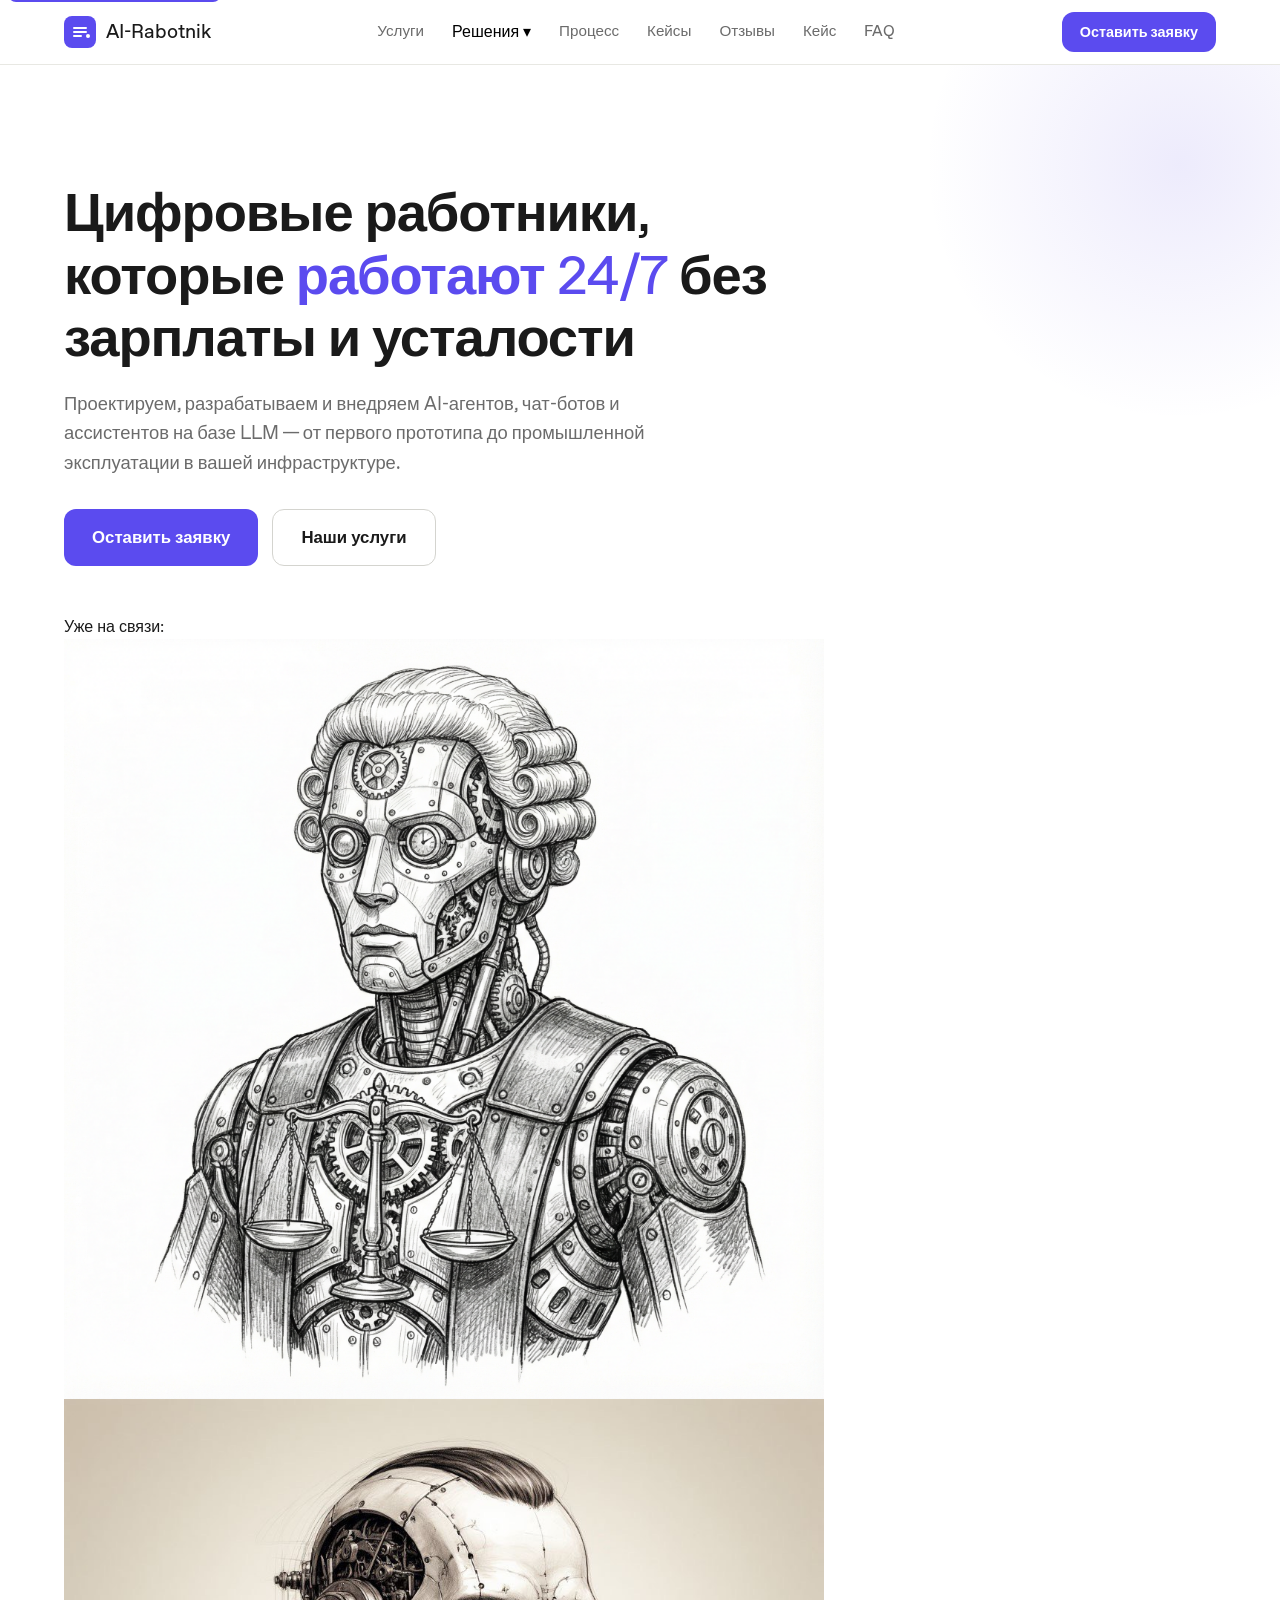
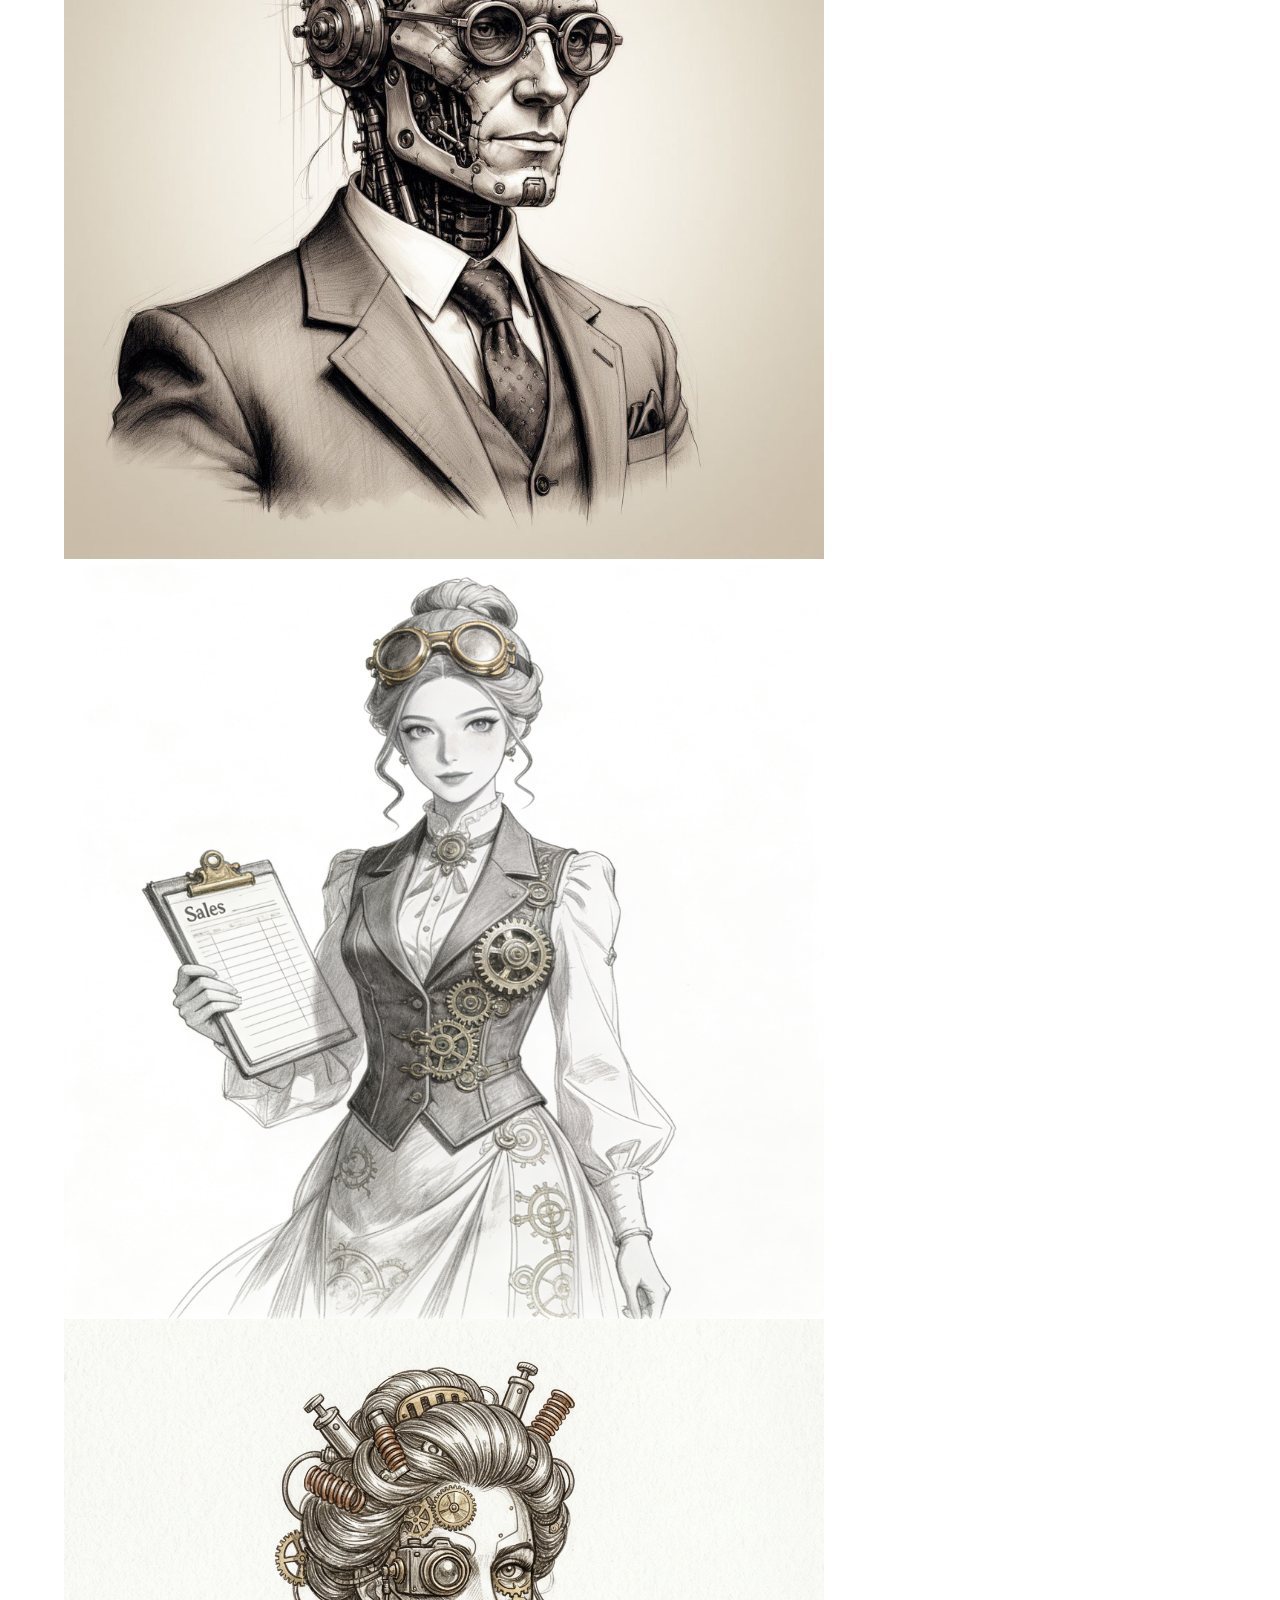
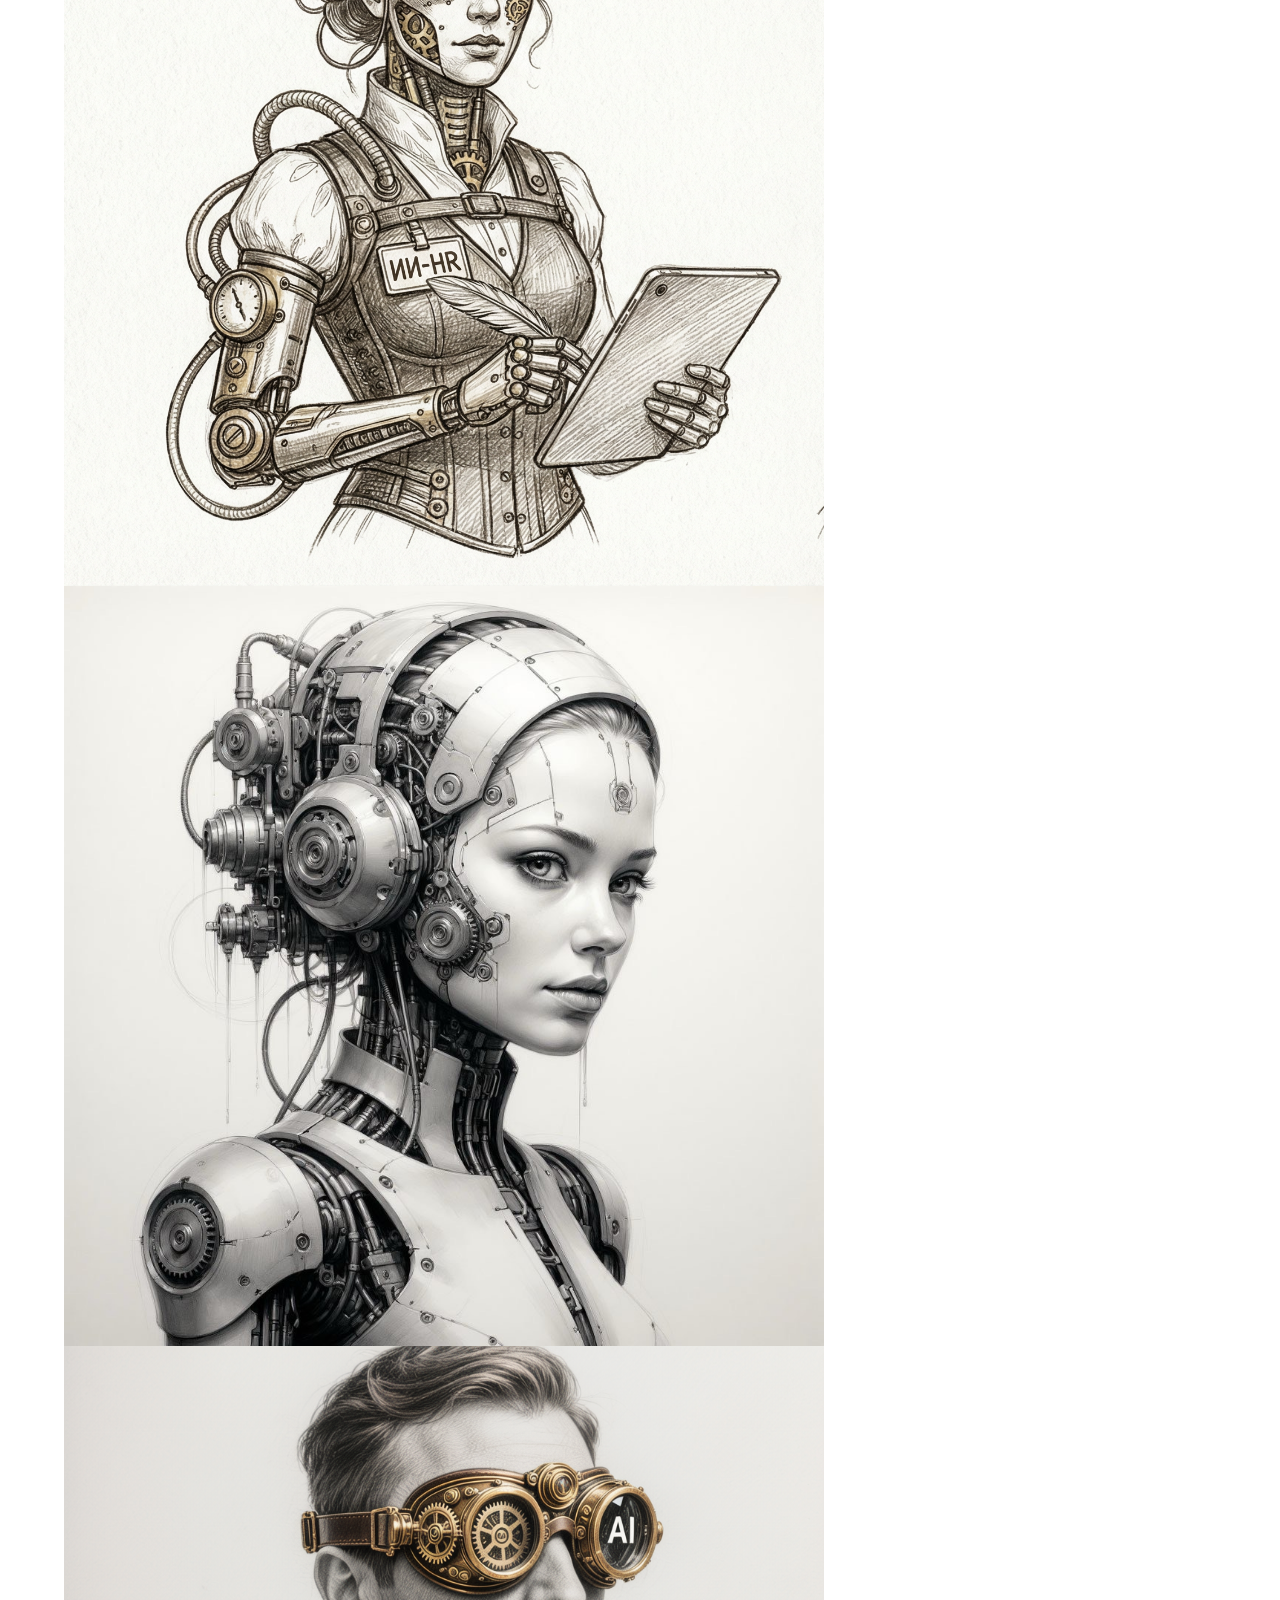
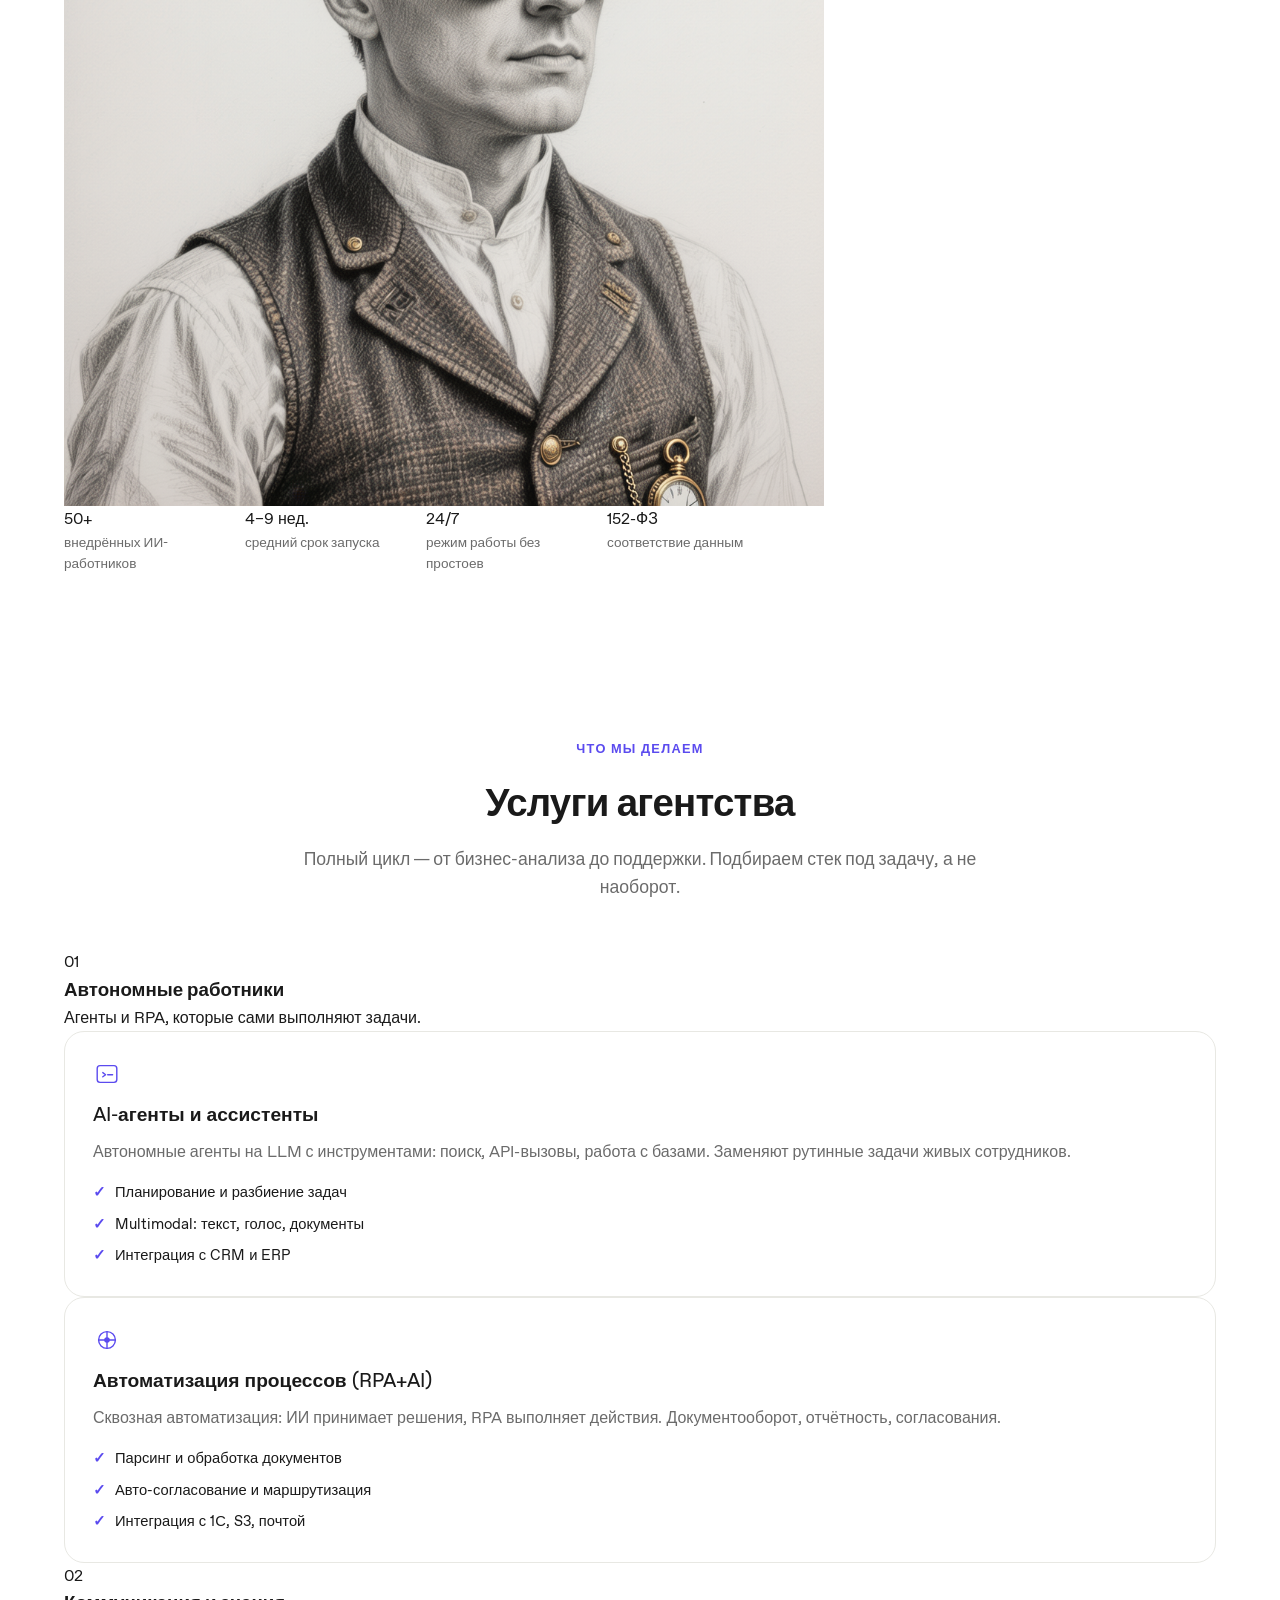
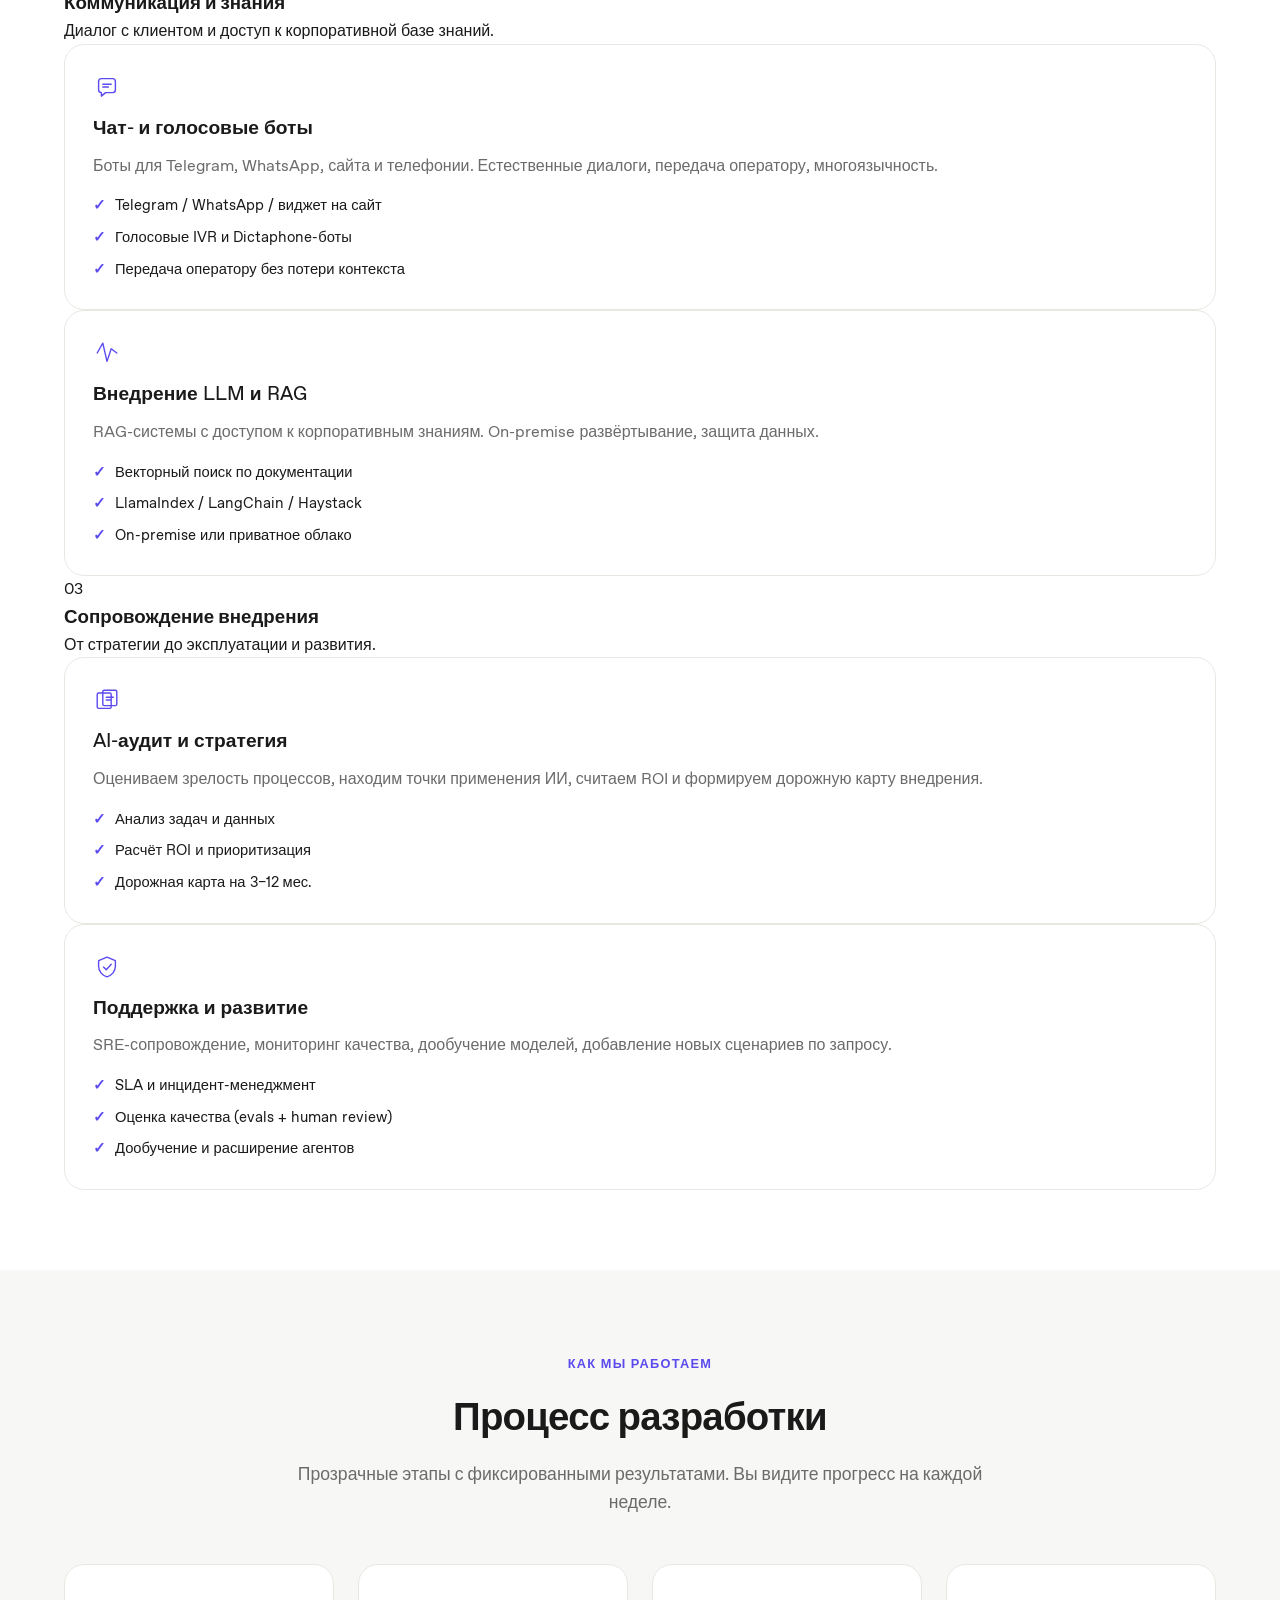
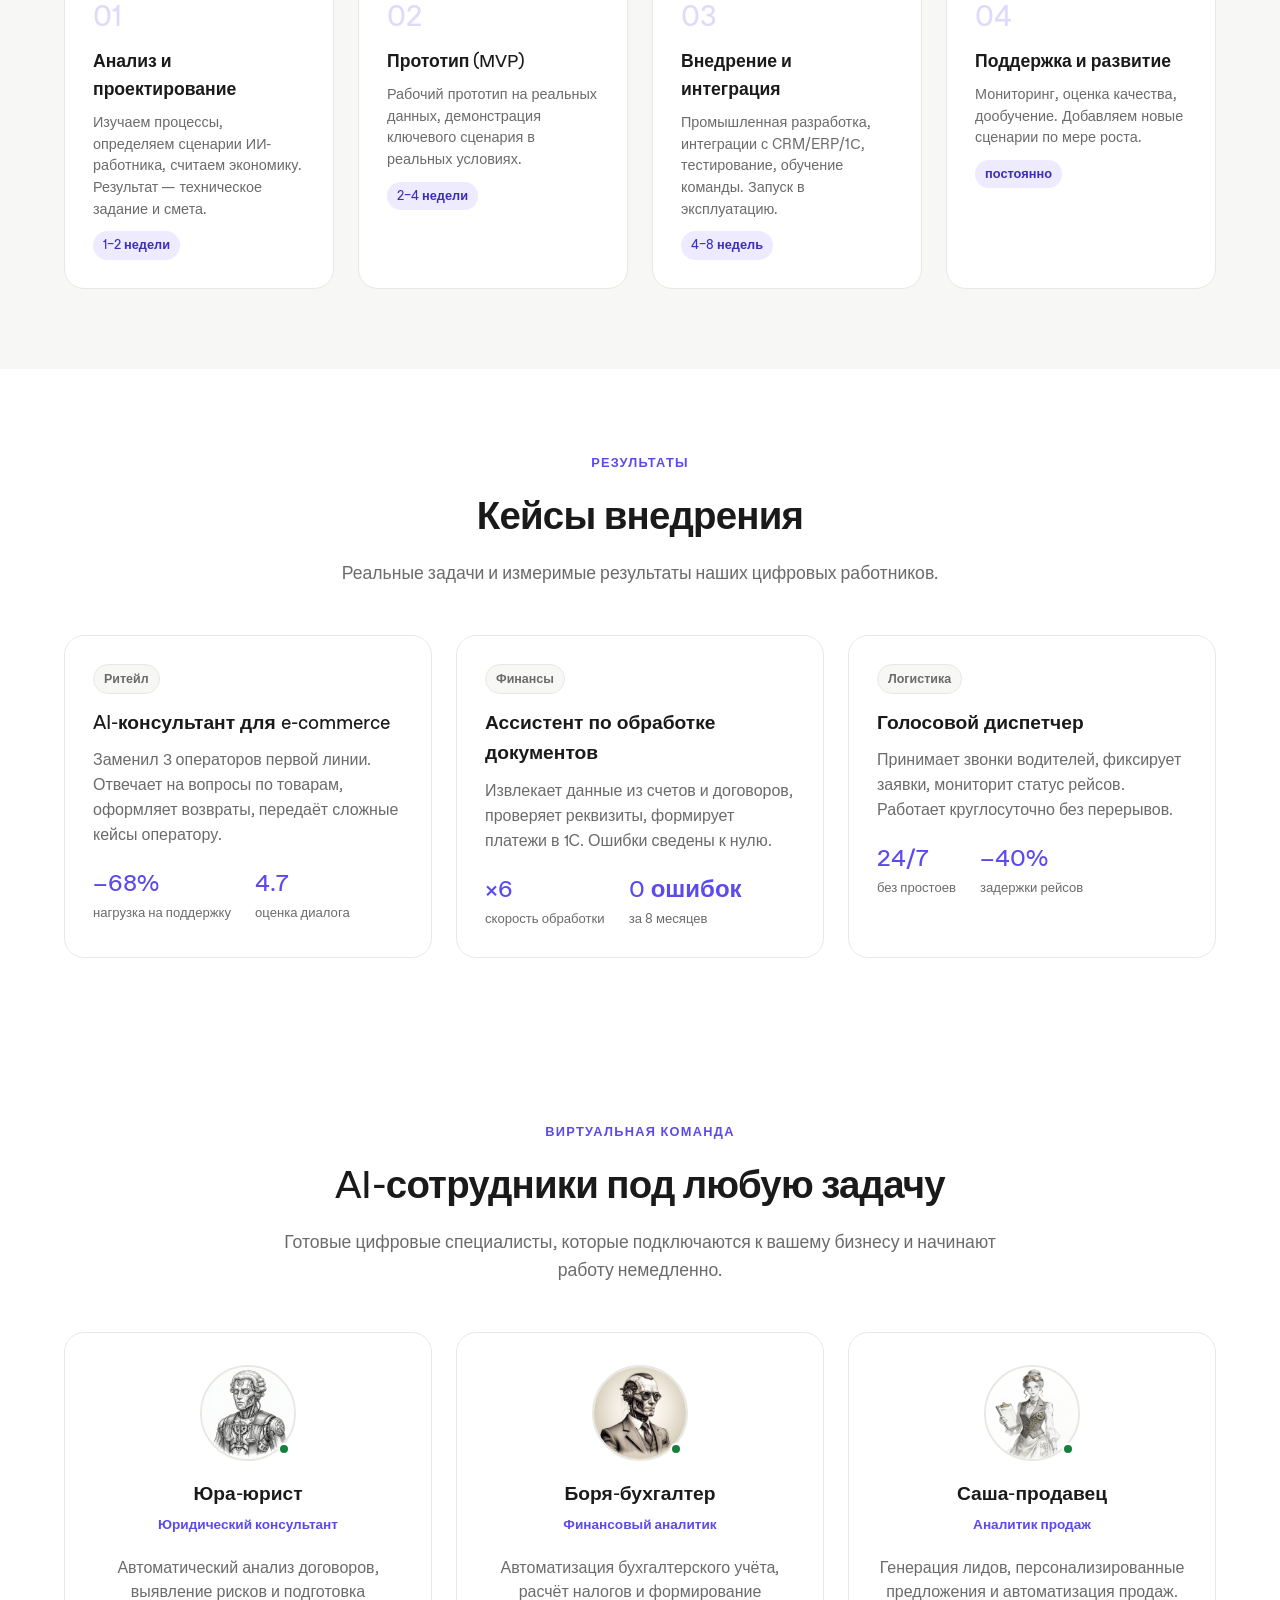
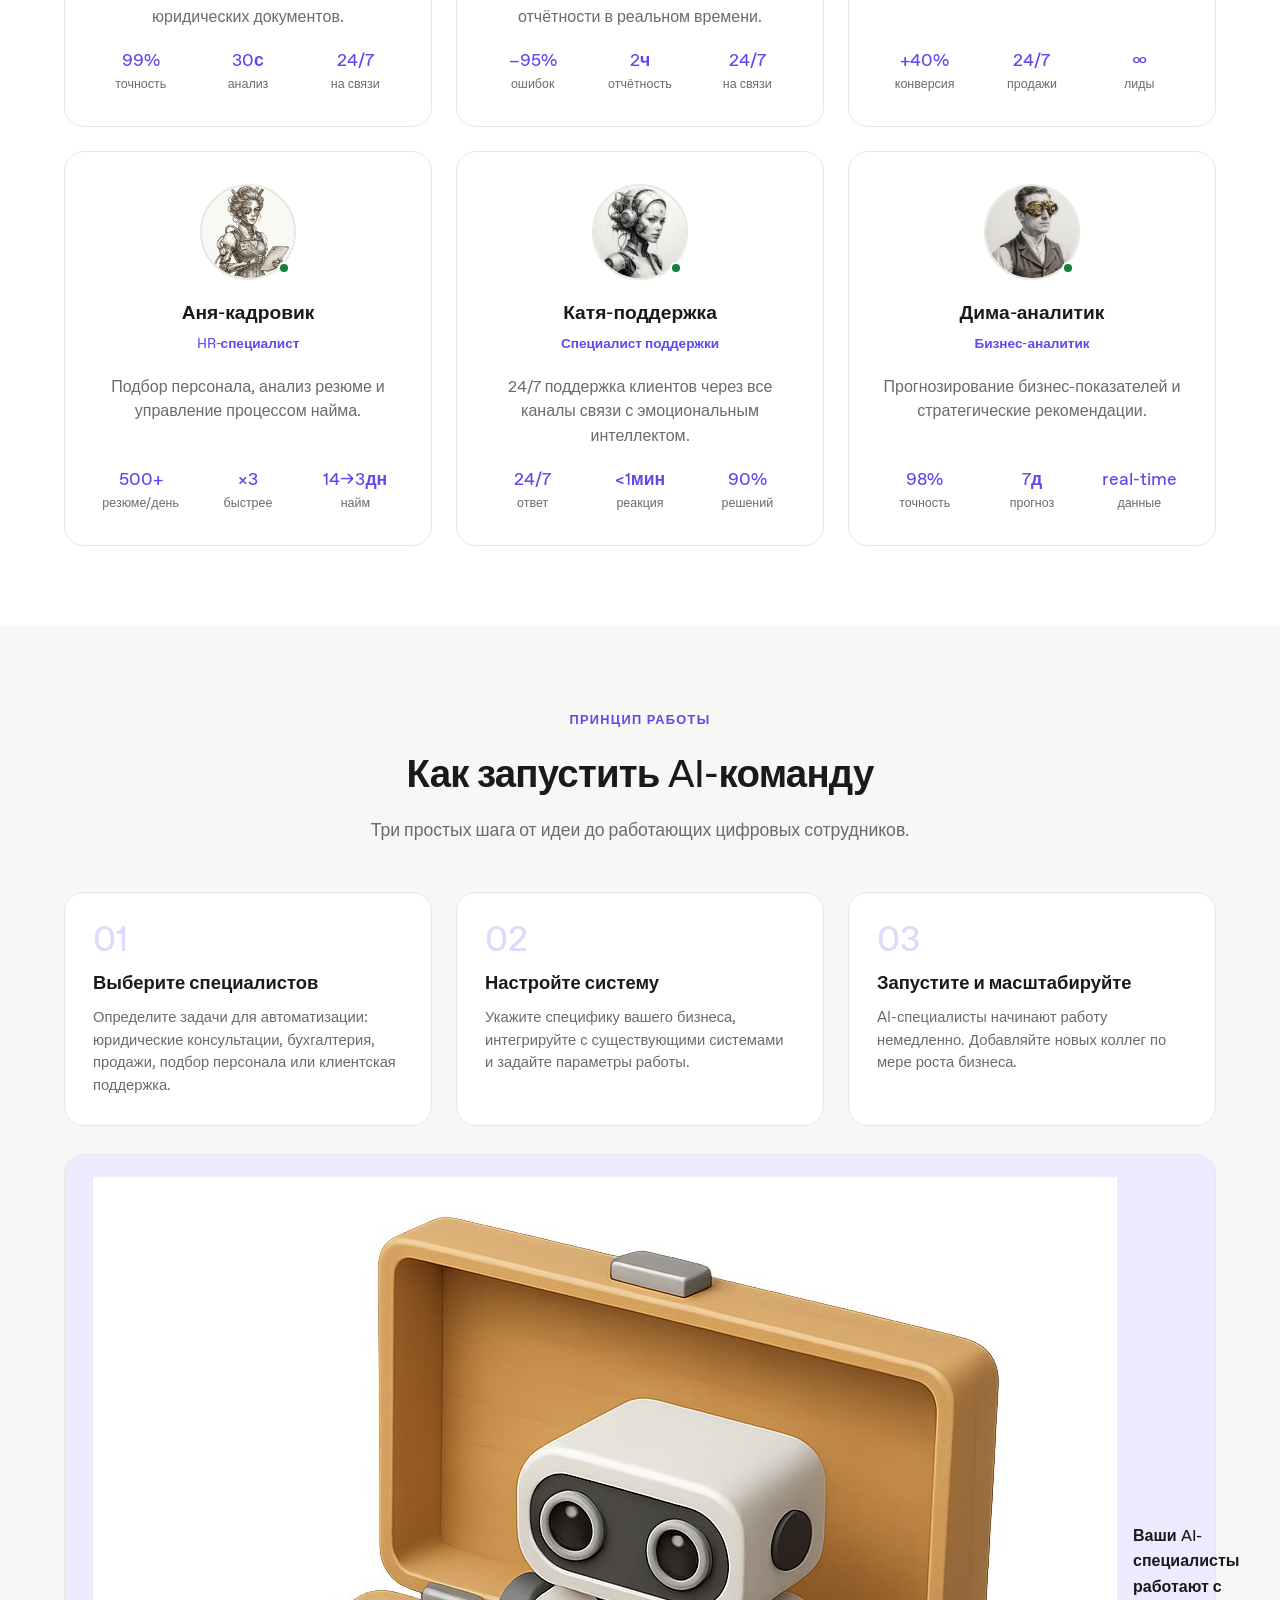
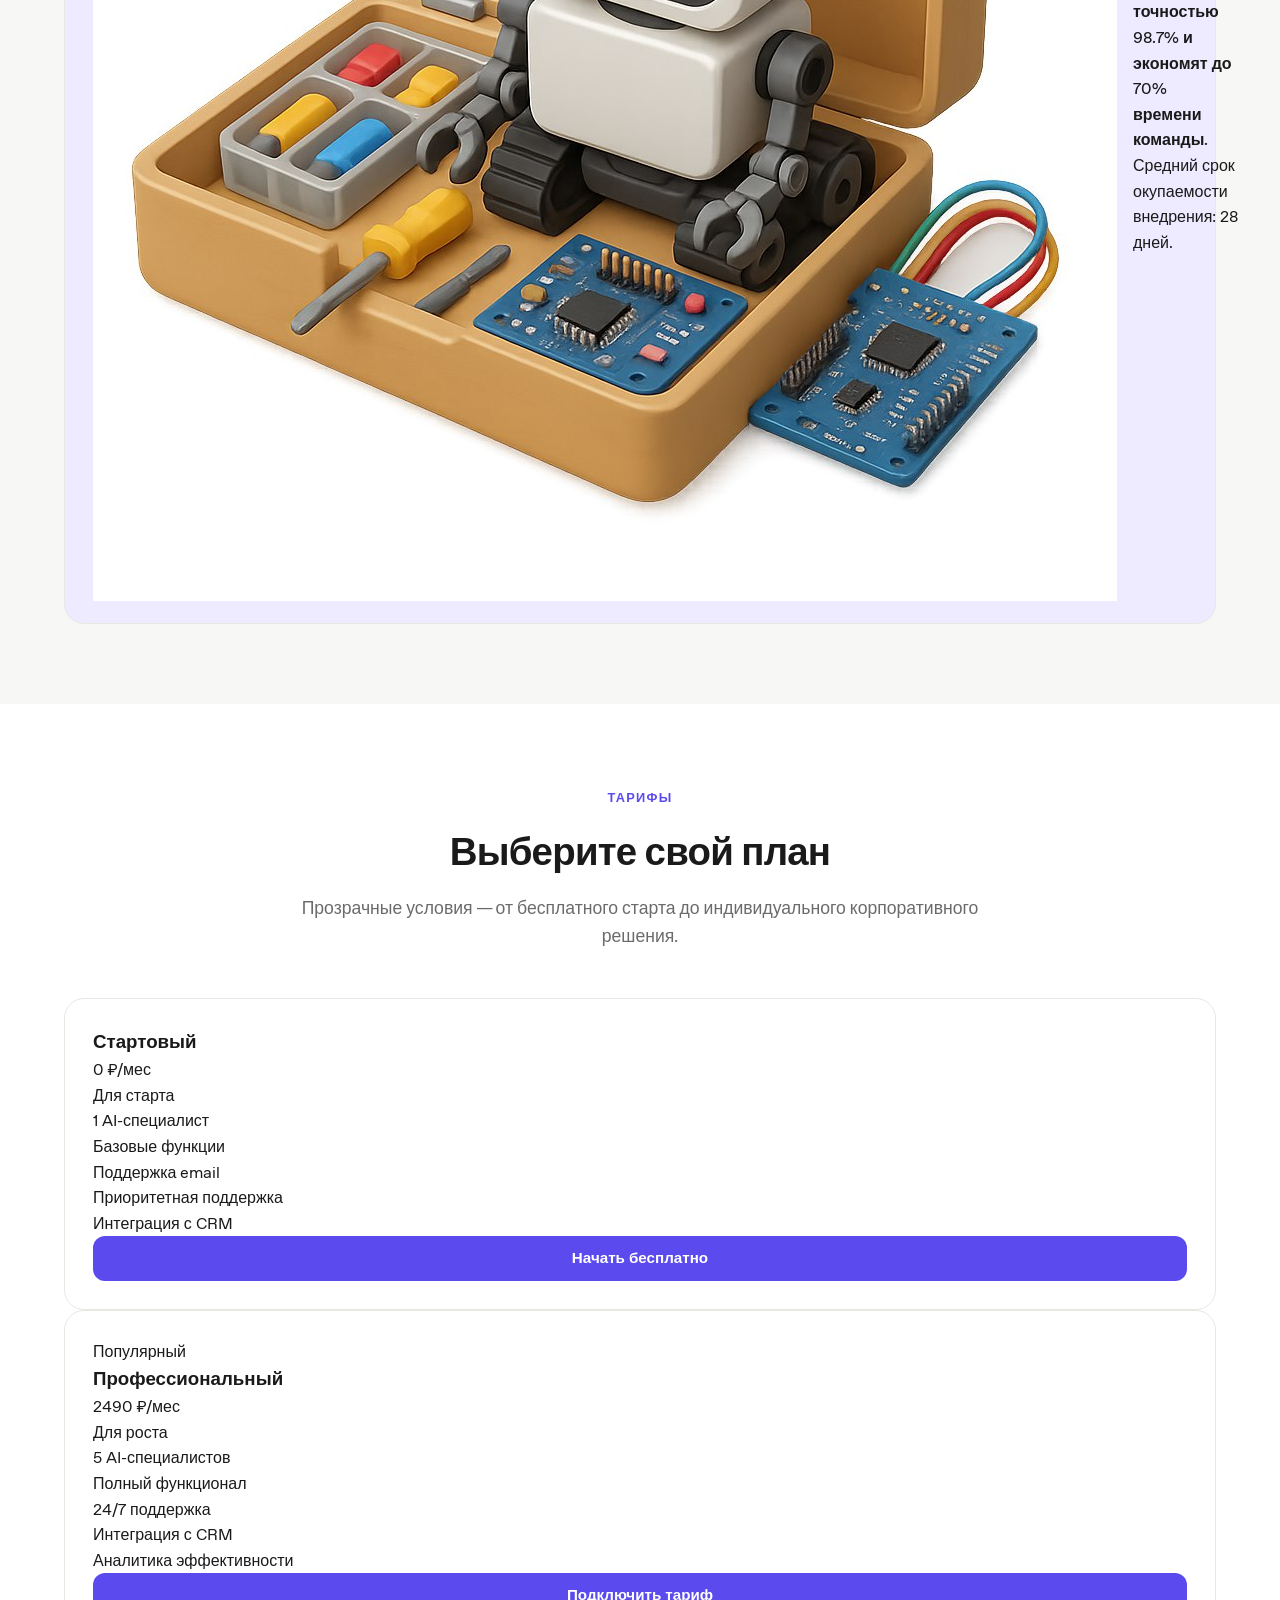
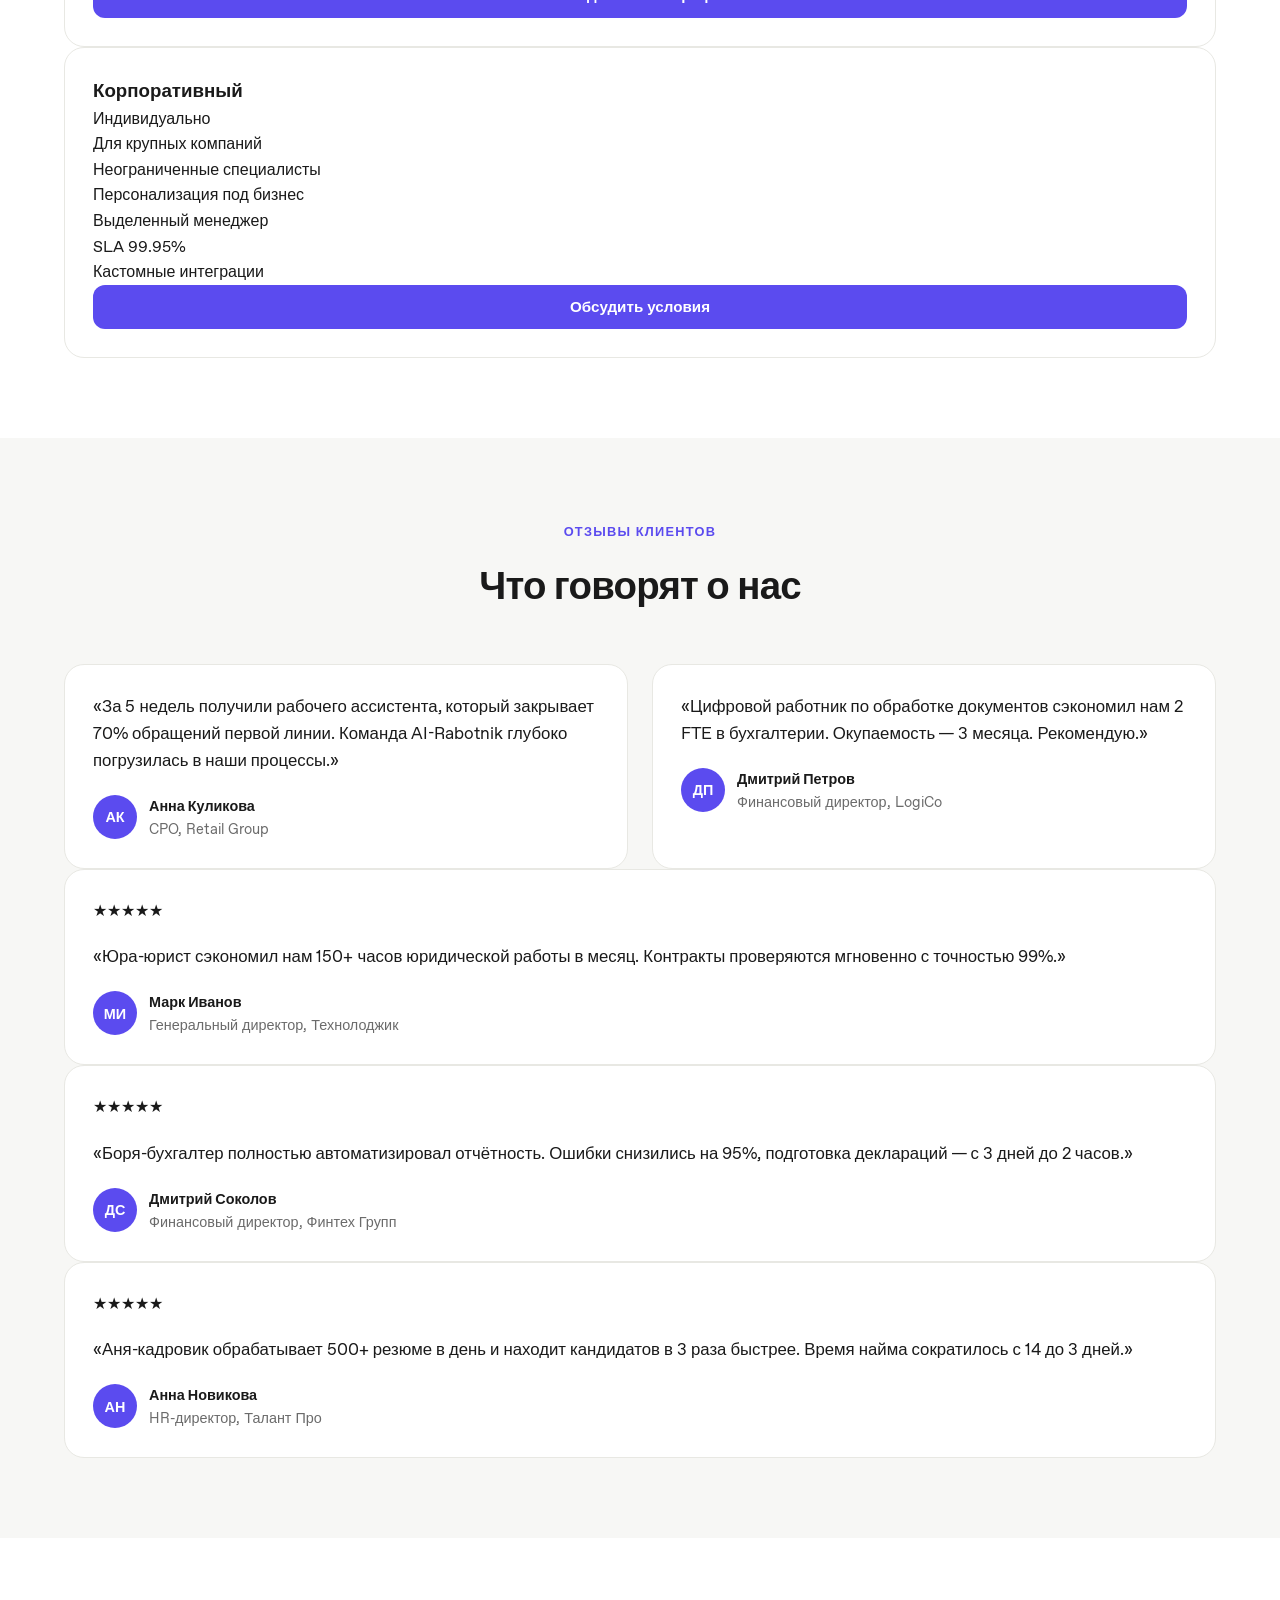
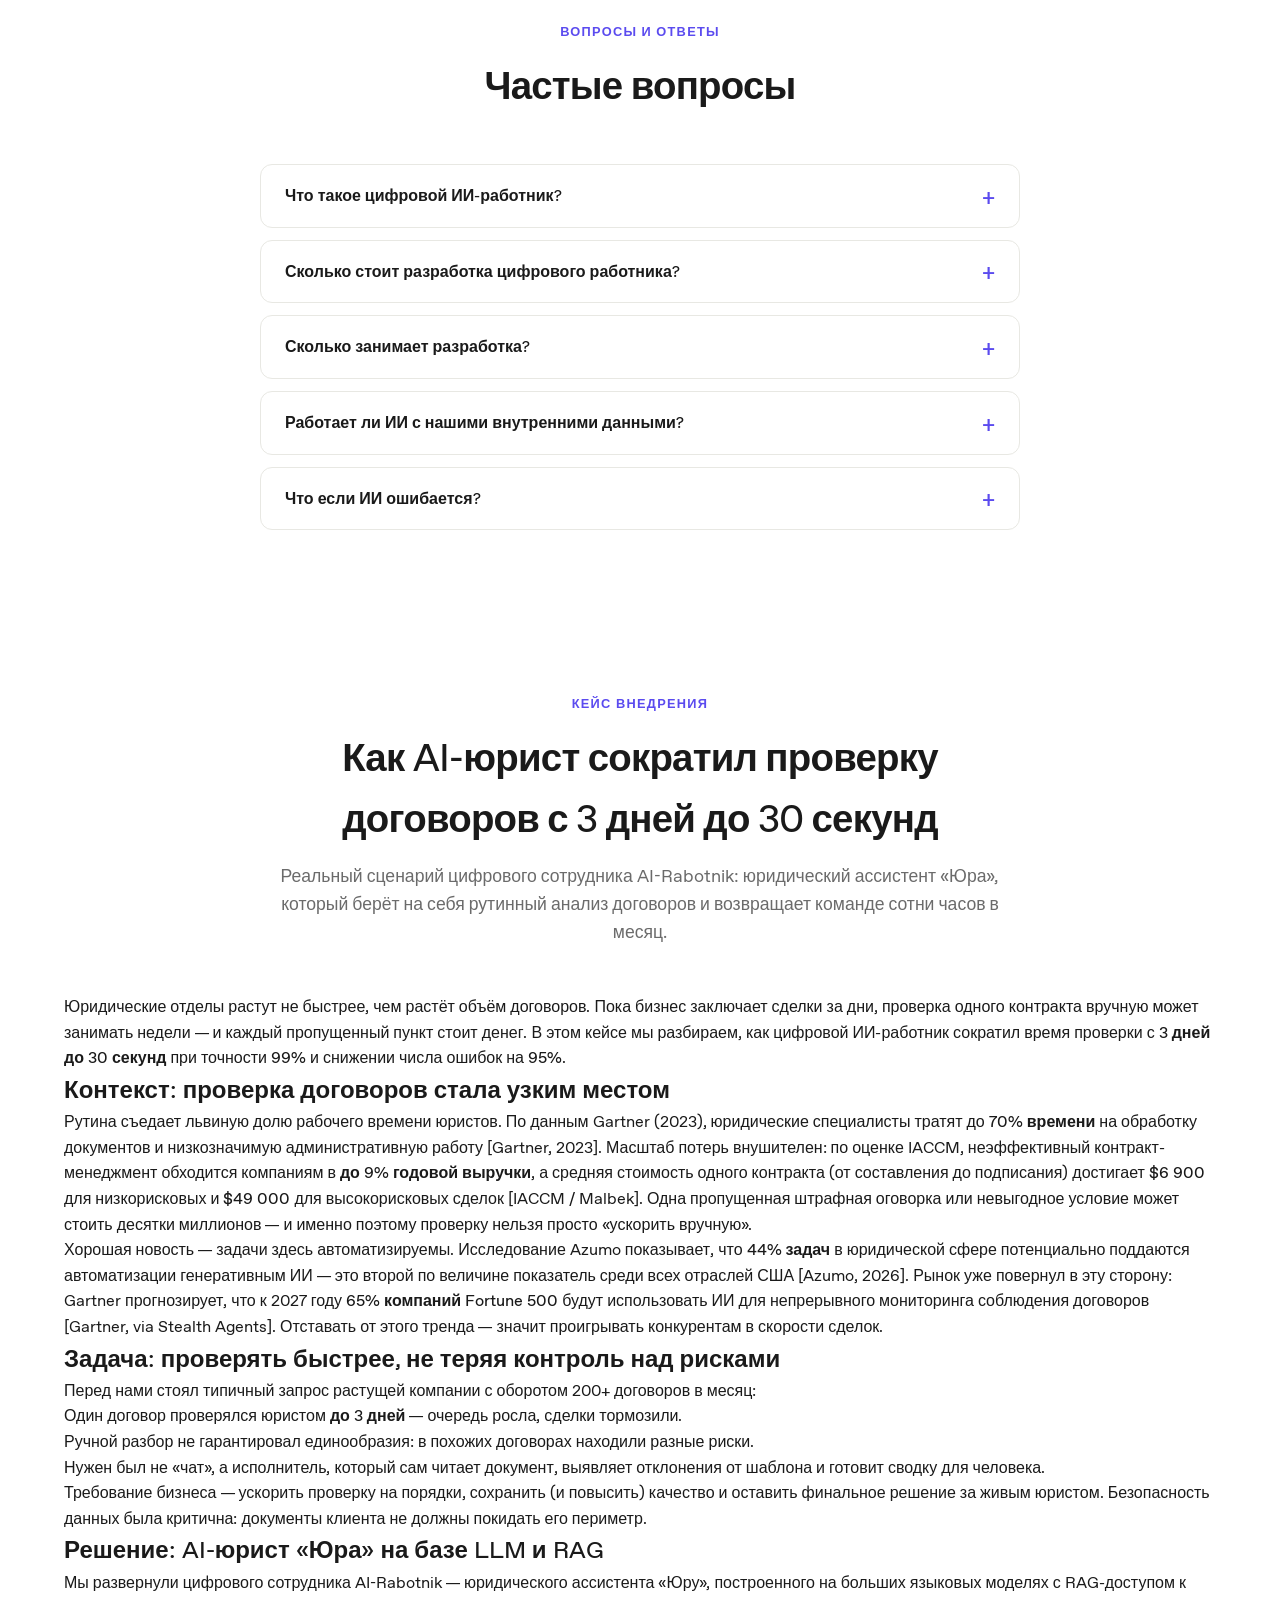
<file: ai-rabotnik/index.html>
<!DOCTYPE html>
<html lang="ru">
<head>
<meta charset="UTF-8">
<meta name="viewport" content="width=device-width, initial-scale=1.0">
<meta name="theme-color" content="#0a0a0a">

<title>AI-Rabotnik — Разработка цифровых ИИ-работников для бизнеса</title>
<meta name="description" content="AI-Rabotnik — агентство разработки цифровых работников на базе ИИ. Создаём AI-агентов, чат-ботов, ассистентов и автоматизируем бизнес-процессы. Анализ, прототип, внедрение, поддержка.">
<meta name="keywords" content="цифровые работники, AI-агенты, ИИ-ассистенты, чат-боты, автоматизация бизнеса, AI-разработка, цифровые сотрудники, LLM-агенты, RPA, AI-автоматизация">
<meta name="author" content="AI-Rabotnik">
<meta name="robots" content="index, follow, max-snippet:-1, max-image-preview:large, max-video-preview:-1">
<meta name="googlebot" content="index, follow">
<meta name="yandex" content="index, follow">
<link rel="canonical" href="https://ai-rabotnik.ru/">

<!-- Open Graph / Facebook -->
<meta property="og:type" content="website">
<meta property="og:url" content="https://ai-rabotnik.ru/">
<meta property="og:title" content="AI-Rabotnik — Разработка цифровых ИИ-работников для бизнеса">
<meta property="og:description" content="Создаём цифровых работников на базе ИИ: AI-агенты, чат-боты, ассистенты, автоматизация бизнес-процессов. От анализа до поддержки.">
<meta property="og:image" content="https://ai-rabotnik.ru/assets/img/og-cover.png">
<meta property="og:locale" content="ru_RU">
<meta property="og:site_name" content="AI-Rabotnik">

<!-- Twitter Card -->
<meta name="twitter:card" content="summary_large_image">
<meta name="twitter:url" content="https://ai-rabotnik.ru/">
<meta name="twitter:title" content="AI-Rabotnik — Разработка цифровых ИИ-работников">
<meta name="twitter:description" content="Создаём цифровых работников на базе ИИ: AI-агенты, чат-боты, ассистенты, автоматизация бизнес-процессов.">
<meta name="twitter:image" content="https://ai-rabotnik.ru/assets/img/og-cover.png">

<!-- Icons / Manifest -->
<link rel="icon" type="image/svg+xml" href="assets/icons/favicon.svg">
<link rel="icon" type="image/png" sizes="192x192" href="assets/icons/icon-192.png">
<link rel="icon" type="image/x-icon" href="assets/icons/favicon.ico">
<link rel="apple-touch-icon" href="assets/icons/icon-192.png">
<link rel="manifest" href="manifest.json">

<!-- Preconnect для аналитики -->
<link rel="preconnect" href="https://www.google-analytics.com">
<link rel="preconnect" href="https://mc.yandex.ru">

<!-- Structured Data: Organization -->
<script type="application/ld+json">
{
  "@context": "https://schema.org",
  "@type": "Organization",
  "name": "AI-Rabotnik",
  "url": "https://ai-rabotnik.ru",
  "description": "Агентство разработки цифровых ИИ-работников: AI-агенты, чат-боты, ассистенты, автоматизация бизнес-процессов.",
  "logo": "https://ai-rabotnik.ru/assets/icons/icon-512.png",
  "email": "hello@ai-rabotnik.ru",
  "telephone": "+7-495-000-00-00",
  "address": {
    "@type": "PostalAddress",
    "addressCountry": "RU",
    "addressLocality": "Москва"
  },
  "sameAs": [
    "https://t.me/ai_rabotnik",
    "https://vk.com/ai_rabotnik",
    "https://github.com/ai-rabotnik",
    "https://habr.com/ru/users/ai-rabotnik/"
  ]
}
</script>

<!-- Structured Data: Service -->
<script type="application/ld+json">
{
  "@context": "https://schema.org",
  "@type": "ProfessionalService",
  "name": "AI-Rabotnik — Разработка цифровых ИИ-работников",
  "image": "https://ai-rabotnik.ru/assets/img/og-cover.png",
  "priceRange": "₽₽",
  "url": "https://ai-rabotnik.ru",
  "telephone": "+7-495-000-00-00",
  "address": {
    "@type": "PostalAddress",
    "addressLocality": "Москва",
    "addressCountry": "RU"
  },
  "makesOffer": [
    {"@type":"Offer","itemOffered":{"@type":"Service","name":"AI-агенты и автономные ассистенты"}},
    {"@type":"Offer","itemOffered":{"@type":"Service","name":"Чат-боты и голосовые ассистенты"}},
    {"@type":"Offer","itemOffered":{"@type":"Service","name":"Автоматизация бизнес-процессов (RPA+AI)"}},
    {"@type":"Offer","itemOffered":{"@type":"Service","name":"Внедрение LLM и RAG-систем"}}
  ]
}
</script>

<!-- Structured Data: FAQ -->
<script type="application/ld+json">
{
  "@context": "https://schema.org",
  "@type": "FAQPage",
  "mainEntity": [
    {"@type":"Question","name":"Что такое цифровой ИИ-работник?","acceptedAnswer":{"@type":"Answer","text":"Цифровой ИИ-работник — это программный агент на базе больших языковых моделей (LLM), который выполняет задачи сотрудника: отвечает клиентам, обрабатывает документы, анализирует данные и принимает решения по заданным правилам."}},
    {"@type":"Question","name":"Сколько стоит разработка цифрового работника?","acceptedAnswer":{"@type":"Answer","text":"Стоимость зависит от сложности: прототип MVP — от 150 000 ₽, корпоративное решение с интеграциями — от 500 000 ₽. Точную смету вы получите после бесплатного анализа задачи."}},
    {"@type":"Question","name":"Сколько занимает разработка?","acceptedAnswer":{"@type":"Answer","text":"Прототип (MVP) — 2–4 недели. Внедрение с интеграциями — 6–12 недель. Сроки фиксируются в договоре."}},
    {"@type":"Question","name":"Работает ли ИИ с нашими внутренними данными?","acceptedAnswer":{"@type":"Answer","text":"Да. Мы разворачиваем LLM в вашей инфраструктуре (on-premise) или в приватном облаке. Данные не покидают ваш периметр, что соответствует 152-ФЗ."}}
  ]
}
</script>

<!-- Styles -->
<link rel="stylesheet" href="styles.css">
<link rel="stylesheet" href="parts/styles-extra.css">
<link rel="apple-touch-icon" href="assets/icons/apple-touch-icon.png">
<link rel="icon" type="image/png" sizes="32x32" href="assets/icons/favicon-32.png">
<link rel="icon" type="image/png" sizes="16x16" href="assets/icons/favicon-16.png">

<!--
  Аналитика (GA4 + Яндекс.Метрика).
  Скрипты загружаются ТОЛЬКО при задании реальных ID ниже — иначе не шлют
  «битых» запросов и не засоряют консоль при запуске (G-XXXXXXXXXX и 0 = выключено).
  GA_ID: ваш Measurement ID вида G-XXXXXXX
  YM_ID: ваш числовой ID счётчика Метрики
-->
<script>
  window.GA_ID = 'G-XXXXXXXXXX';   // ← замените на реальный G-... для включения GA4
  window.YM_ID = 0;                // ← замените на числовой ID для включения Метрики

  window.dataLayer = window.dataLayer || [];
  function gtag(){dataLayer.push(arguments);}
  gtag('js', new Date());

  // GA включён, только если задан реальный Measurement ID (не плейсхолдер и
  // соответствует формату G-XXXXXXXXXX, где X — буква/цифра).
  var GA_PLACEHOLDER = 'G-XXXXXXXXXX';
  var gaReady = !!window.GA_ID && window.GA_ID !== GA_PLACEHOLDER &&
                /^G-[A-Z0-9]{10}$/.test(window.GA_ID);
  if (gaReady) {
    var ga = document.createElement('script');
    ga.async = true;
    ga.src = 'https://www.googletagmanager.com/gtag/js?id=' + window.GA_ID;
    document.head.appendChild(ga);
    gtag('config', window.GA_ID, { anonymize_ip: true });
  }

  if (window.YM_ID && window.YM_ID !== 0) {
    (function(m,e,t,r,i,k,a){
      m[i]=m[i]||function(){(m[i].a=m[i].a||[]).push(arguments)};
      m[i].l=1*new Date();
      for (var j=0; j<document.scripts.length; j++) { if (document.scripts[j].src===r) { return; } }
      k=e.createElement(t), a=e.getElementsByTagName(t)[0], k.async=1, k.src=r, a.parentNode.insertBefore(k,a);
    })(window, document, "script", "https://mc.yandex.ru/metrika/tag.js", "ym");
    try { ym(window.YM_ID, "init", { clickmap:true, trackLinks:true, accurateTrackBounce:true, webvisor:true }); } catch(e){}
  }
</script>

</head>

<body>
<!-- Yandex.Metrika counter (noscript alt already above) -->

<!-- Skip-link для доступности -->
<a href="#main" class="skip-link" aria-label="Перейти к основному контенту">Перейти к содержимому</a>

<!-- Progress bar (scroll) -->
<div class="progress-bar" role="progressbar" aria-label="Прогресс прокрутки" aria-valuemin="0" aria-valuemax="100" aria-valuenow="0" id="progressBar">
  <div class="progress-bar-fill" id="progressBarFill"></div>
</div>

<!-- ============ HEADER / NAV ============ -->
<header class="site-header" id="top">
  <div class="container nav-bar">
    <a href="#top" class="logo" aria-label="AI-Rabotnik — главная">
      <span class="logo-mark" aria-hidden="true">
        <svg width="32" height="32" viewBox="0 0 32 32" fill="none"><rect width="32" height="32" rx="8" fill="#5b4bef"/><path d="M10 12h12M10 16h12M10 20h7" stroke="#fff" stroke-width="2" stroke-linecap="round"/><circle cx="24" cy="20" r="2" fill="#fff"/></svg>
      </span>
      <span class="logo-text">AI-Rabotnik</span>
    </a>
    <nav class="main-nav" aria-label="Основная навигация">
      <a href="#services">Услуги</a>
      <div class="nav-dropdown">
        <button class="nav-dropdown-toggle" aria-expanded="false" aria-controls="solutionsMenu" aria-haspopup="true">Решения <span aria-hidden="true">&#9662;</span></button>
        <div class="nav-dropdown-menu" id="solutionsMenu" hidden role="menu">
          <a href="#roles" role="menuitem">AI-сотрудники</a>
          <a href="#how" role="menuitem">Как это работает</a>
          <a href="#pricing" role="menuitem">Тарифы</a>
        </div>
      </div>
      <a href="#process">Процесс</a>
      <a href="#cases">Кейсы</a>
      <a href="#reviews">Отзывы</a>
      <a href="#case-ai-lawyer">Кейс</a>
      <a href="#faq">FAQ</a>
    </nav>
    <button class="btn btn-primary nav-cta" data-open-modal data-analytics="cta_header">Оставить заявку</button>
    <button class="burger" aria-label="Меню" aria-expanded="false" aria-controls="mobileMenu">
      <span></span><span></span><span></span>
    </button>
  </div>
  <nav class="mobile-nav" id="mobileMenu" aria-label="Мобильная навигация" hidden>
    <a href="#services">Услуги</a>
    <a href="#roles">Решения</a>
    <a href="#process">Процесс</a>
    <a href="#cases">Кейсы</a>
    <a href="#reviews">Отзывы</a>
    <a href="#case-ai-lawyer">Кейс</a>
    <a href="#pricing">Тарифы</a>
    <a href="#faq">FAQ</a>
    <button class="btn btn-primary" data-open-modal>Оставить заявку</button>
  </nav>
</header>

<main id="main">
<!-- ============ HERO ============ -->
<section class="hero" aria-label="Главный блок">
  <div class="hero-glow" aria-hidden="true"></div>
  <div class="container">
  <div class="hero-inner">
    <h1 class="hero-title">
      Цифровые работники, которые <span class="accent">работают 24/7</span> без зарплаты и усталости
    </h1>
    <p class="hero-sub">
      Проектируем, разрабатываем и внедряем AI-агентов, чат-ботов и ассистентов на базе LLM —
      от первого прототипа до промышленной эксплуатации в вашей инфраструктуре.
    </p>
    <div class="hero-actions">
      <button class="btn btn-primary btn-lg" data-open-modal data-analytics="cta_hero">Оставить заявку</button>
      <a href="#services" class="btn btn-ghost btn-lg" data-analytics="scroll_services">Наши услуги</a>
    </div>

    <div class="hero-team" aria-label="Ваша команда цифровых сотрудников">
      <span class="hero-team-label">Уже на связи:</span>
      <div class="role-strip" role="img" aria-label="AI-юрист, бухгалтер, продавец, кадровик, поддержка, аналитик">
        <img src="assets/img/roles/lawyer.png" alt="" loading="lazy">
        <img src="assets/img/roles/accountant.jpg" alt="" loading="lazy">
        <img src="assets/img/roles/sales.jpeg" alt="" loading="lazy">
        <img src="assets/img/roles/hr.png" alt="" loading="lazy">
        <img src="assets/img/roles/support.jpg" alt="" loading="lazy">
        <img src="assets/img/roles/analyst.png" alt="" loading="lazy">
      </div>
    </div>

    <dl class="hero-stats">
      <div><dt>50+</dt><dd>внедрённых ИИ-работников</dd></div>
      <div><dt>4–9 нед.</dt><dd>средний срок запуска</dd></div>
      <div><dt>24/7</dt><dd>режим работы без простоев</dd></div>
      <div><dt>152-ФЗ</dt><dd>соответствие данным</dd></div>
    </dl>
  </div>
  </div>
</section>

<!-- ============ SERVICES ============ -->
<section class="section" id="services" aria-labelledby="services-h">
  <div class="container">
    <header class="section-head">
      <span class="eyebrow">Что мы делаем</span>
      <h2 id="services-h" class="section-title">Услуги агентства</h2>
      <p class="section-sub">Полный цикл — от бизнес-анализа до поддержки. Подбираем стек под задачу, а не наоборот.</p>
    </header>

    <div class="svc-clusters">
      <div class="svc-cluster">
        <div class="svc-cluster-head">
          <span class="svc-cluster-num">01</span>
          <h3 class="svc-cluster-title">Автономные работники</h3>
          <p class="svc-cluster-sub">Агенты и RPA, которые сами выполняют задачи.</p>
        </div>
        <div class="svc-cluster-items">
          <article class="card service-card">
            <div class="card-icon" aria-hidden="true"><svg width="40" height="40" viewBox="0 0 40 40" fill="none"><rect x="6" y="8" width="28" height="24" rx="4" stroke="currentColor" stroke-width="2"/><path d="M14 18l4 3-4 3M21 21h7" stroke="currentColor" stroke-width="2" stroke-linecap="round" stroke-linejoin="round"/></svg></div>
            <h3 class="card-title">AI-агенты и ассистенты</h3>
            <p class="card-text">Автономные агенты на LLM с инструментами: поиск, API-вызовы, работа с базами. Заменяют рутинные задачи живых сотрудников.</p>
            <ul class="card-list"><li>Планирование и разбиение задач</li><li>Multimodal: текст, голос, документы</li><li>Интеграция с CRM и ERP</li></ul>
          </article>
          <article class="card service-card">
            <div class="card-icon" aria-hidden="true"><svg width="40" height="40" viewBox="0 0 40 40" fill="none"><circle cx="20" cy="20" r="12" stroke="currentColor" stroke-width="2"/><path d="M20 8v24M8 20h24" stroke="currentColor" stroke-width="2"/><circle cx="20" cy="20" r="4" fill="currentColor"/></svg></div>
            <h3 class="card-title">Автоматизация процессов (RPA+AI)</h3>
            <p class="card-text">Сквозная автоматизация: ИИ принимает решения, RPA выполняет действия. Документооборот, отчётность, согласования.</p>
            <ul class="card-list"><li>Парсинг и обработка документов</li><li>Авто-согласование и маршрутизация</li><li>Интеграция с 1С, S3, почтой</li></ul>
          </article>
        </div>
      </div>

      <div class="svc-cluster">
        <div class="svc-cluster-head">
          <span class="svc-cluster-num">02</span>
          <h3 class="svc-cluster-title">Коммуникация и знания</h3>
          <p class="svc-cluster-sub">Диалог с клиентом и доступ к корпоративной базе знаний.</p>
        </div>
        <div class="svc-cluster-items">
          <article class="card service-card">
            <div class="card-icon" aria-hidden="true"><svg width="40" height="40" viewBox="0 0 40 40" fill="none"><path d="M8 12a4 4 0 014-4h16a4 4 0 014 4v12a4 4 0 01-4 4H18l-6 5v-5h-0a4 4 0 01-4-4V12z" stroke="currentColor" stroke-width="2" stroke-linejoin="round"/><path d="M14 16h12M14 20h8" stroke="currentColor" stroke-width="2" stroke-linecap="round"/></svg></div>
            <h3 class="card-title">Чат- и голосовые боты</h3>
            <p class="card-text">Боты для Telegram, WhatsApp, сайта и телефонии. Естественные диалоги, передача оператору, многоязычность.</p>
            <ul class="card-list"><li>Telegram / WhatsApp / виджет на сайт</li><li>Голосовые IVR и Dictaphone-боты</li><li>Передача оператору без потери контекста</li></ul>
          </article>
          <article class="card service-card">
            <div class="card-icon" aria-hidden="true"><svg width="40" height="40" viewBox="0 0 40 40" fill="none"><path d="M6 20l8-14 6 26 6-18 8 6" stroke="currentColor" stroke-width="2" stroke-linejoin="round" stroke-linecap="round"/></svg></div>
            <h3 class="card-title">Внедрение LLM и RAG</h3>
            <p class="card-text">RAG-системы с доступом к корпоративным знаниям. On-premise развёртывание, защита данных.</p>
            <ul class="card-list"><li>Векторный поиск по документации</li><li>LlamaIndex / LangChain / Haystack</li><li>On-premise или приватное облако</li></ul>
          </article>
        </div>
      </div>

      <div class="svc-cluster">
        <div class="svc-cluster-head">
          <span class="svc-cluster-num">03</span>
          <h3 class="svc-cluster-title">Сопровождение внедрения</h3>
          <p class="svc-cluster-sub">От стратегии до эксплуатации и развития.</p>
        </div>
        <div class="svc-cluster-items">
          <article class="card service-card">
            <div class="card-icon" aria-hidden="true"><svg width="40" height="40" viewBox="0 0 40 40" fill="none"><rect x="6" y="10" width="20" height="22" rx="2" stroke="currentColor" stroke-width="2"/><rect x="14" y="6" width="20" height="22" rx="2" stroke="currentColor" stroke-width="2"/><path d="M19 16h10M19 20h6" stroke="currentColor" stroke-width="2" stroke-linecap="round"/></svg></div>
            <h3 class="card-title">AI-аудит и стратегия</h3>
            <p class="card-text">Оцениваем зрелость процессов, находим точки применения ИИ, считаем ROI и формируем дорожную карту внедрения.</p>
            <ul class="card-list"><li>Анализ задач и данных</li><li>Расчёт ROI и приоритизация</li><li>Дорожная карта на 3–12 мес.</li></ul>
          </article>
          <article class="card service-card">
            <div class="card-icon" aria-hidden="true"><svg width="40" height="40" viewBox="0 0 40 40" fill="none"><path d="M20 6l12 5v8c0 7-5 13-12 15-7-2-12-8-12-15v-8l12-5z" stroke="currentColor" stroke-width="2" stroke-linejoin="round"/><path d="M15 20l4 4 7-8" stroke="currentColor" stroke-width="2" stroke-linecap="round" stroke-linejoin="round"/></svg></div>
            <h3 class="card-title">Поддержка и развитие</h3>
            <p class="card-text">SRE-сопровождение, мониторинг качества, дообучение моделей, добавление новых сценариев по запросу.</p>
            <ul class="card-list"><li>SLA и инцидент-менеджмент</li><li>Оценка качества (evals + human review)</li><li>Дообучение и расширение агентов</li></ul>
          </article>
        </div>
      </div>
    </div>
  </div>
</section>

<!-- ============ PROCESS ============ -->
<section class="section section-alt" id="process" aria-labelledby="process-h">
  <div class="container">
    <header class="section-head">
      <span class="eyebrow">Как мы работаем</span>
      <h2 id="process-h" class="section-title">Процесс разработки</h2>
      <p class="section-sub">Прозрачные этапы с фиксированными результатами. Вы видите прогресс на каждой неделе.</p>
    </header>
    <ol class="process-list">
      <li class="process-item">
        <span class="step-num">01</span>
        <h3>Анализ и проектирование</h3>
        <p>Изучаем процессы, определяем сценарии ИИ-работника, считаем экономику. Результат — техническое задание и смета.</p>
        <span class="step-time">1–2 недели</span>
      </li>
      <li class="process-item">
        <span class="step-num">02</span>
        <h3>Прототип (MVP)</h3>
        <p>Рабочий прототип на реальных данных, демонстрация ключевого сценария в реальных условиях.</p>
        <span class="step-time">2–4 недели</span>
      </li>
      <li class="process-item">
        <span class="step-num">03</span>
        <h3>Внедрение и интеграция</h3>
        <p>Промышленная разработка, интеграции с CRM/ERP/1С, тестирование, обучение команды. Запуск в эксплуатацию.</p>
        <span class="step-time">4–8 недель</span>
      </li>
      <li class="process-item">
        <span class="step-num">04</span>
        <h3>Поддержка и развитие</h3>
        <p>Мониторинг, оценка качества, дообучение. Добавляем новые сценарии по мере роста.</p>
        <span class="step-time">постоянно</span>
      </li>
    </ol>
  </div>
</section>

<!-- ============ CASES ============ -->
<section class="section" id="cases" aria-labelledby="cases-h">
  <div class="container">
    <header class="section-head">
      <span class="eyebrow">Результаты</span>
      <h2 id="cases-h" class="section-title">Кейсы внедрения</h2>
      <p class="section-sub">Реальные задачи и измеримые результаты наших цифровых работников.</p>
    </header>
    <div class="grid grid-3">
      <article class="card case-card">
        <div class="case-tag">Ритейл</div>
        <h3 class="card-title">AI-консультант для e-commerce</h3>
        <p class="card-text">Заменил 3 операторов первой линии. Отвечает на вопросы по товарам, оформляет возвраты, передаёт сложные кейсы оператору.</p>
        <dl class="case-metrics">
          <div><dt>−68%</dt><dd>нагрузка на поддержку</dd></div>
          <div><dt>4.7</dt><dd>оценка диалога</dd></div>
        </dl>
      </article>
      <article class="card case-card">
        <div class="case-tag">Финансы</div>
        <h3 class="card-title">Ассистент по обработке документов</h3>
        <p class="card-text">Извлекает данные из счетов и договоров, проверяет реквизиты, формирует платежи в 1С. Ошибки сведены к нулю.</p>
        <dl class="case-metrics">
          <div><dt>×6</dt><dd>скорость обработки</dd></div>
          <div><dt>0 ошибок</dt><dd>за 8 месяцев</dd></div>
        </dl>
      </article>
      <article class="card case-card">
        <div class="case-tag">Логистика</div>
        <h3 class="card-title">Голосовой диспетчер</h3>
        <p class="card-text">Принимает звонки водителей, фиксирует заявки, мониторит статус рейсов. Работает круглосуточно без перерывов.</p>
        <dl class="case-metrics">
          <div><dt>24/7</dt><dd>без простоев</dd></div>
          <div><dt>−40%</dt><dd>задержки рейсов</dd></div>
        </dl>
      </article>
    </div>
  </div>
</section>

<!-- ============ ROLES ============ -->
<section class="section" id="roles" aria-labelledby="roles-h">
  <div class="container">
    <header class="section-head">
      <span class="eyebrow">Виртуальная команда</span>
      <h2 id="roles-h" class="section-title">AI-сотрудники под любую задачу</h2>
      <p class="section-sub">Готовые цифровые специалисты, которые подключаются к вашему бизнесу и начинают работу немедленно.</p>
    </header>

    <div class="roles">
      <article class="card role-card">
        <div class="card-header">
          <img class="role-avatar" src="assets/img/roles/lawyer.png" alt="AI-юрист Юра" width="96" height="96" loading="lazy">
          <span class="online-dot" aria-hidden="true"></span>
        </div>
        <h3 class="role-name">Юра-юрист</h3>
        <p class="role-sub">Юридический консультант</p>
        <p class="card-text">Автоматический анализ договоров, выявление рисков и подготовка юридических документов.</p>
        <dl class="role-stats">
          <div><dt>99%</dt><dd>точность</dd></div>
          <div><dt>30с</dt><dd>анализ</dd></div>
          <div><dt>24/7</dt><dd>на связи</dd></div>
        </dl>
      </article>

      <article class="card role-card">
        <div class="card-header">
          <img class="role-avatar" src="assets/img/roles/accountant.jpg" alt="AI-бухгалтер Боря" width="96" height="96" loading="lazy">
          <span class="online-dot" aria-hidden="true"></span>
        </div>
        <h3 class="role-name">Боря-бухгалтер</h3>
        <p class="role-sub">Финансовый аналитик</p>
        <p class="card-text">Автоматизация бухгалтерского учёта, расчёт налогов и формирование отчётности в реальном времени.</p>
        <dl class="role-stats">
          <div><dt>&minus;95%</dt><dd>ошибок</dd></div>
          <div><dt>2ч</dt><dd>отчётность</dd></div>
          <div><dt>24/7</dt><dd>на связи</dd></div>
        </dl>
      </article>

      <article class="card role-card">
        <div class="card-header">
          <img class="role-avatar" src="assets/img/roles/sales.jpeg" alt="AI-продавец Саша" width="96" height="96" loading="lazy">
          <span class="online-dot" aria-hidden="true"></span>
        </div>
        <h3 class="role-name">Саша-продавец</h3>
        <p class="role-sub">Аналитик продаж</p>
        <p class="card-text">Генерация лидов, персонализированные предложения и автоматизация продаж.</p>
        <dl class="role-stats">
          <div><dt>+40%</dt><dd>конверсия</dd></div>
          <div><dt>24/7</dt><dd>продажи</dd></div>
          <div><dt>&infin;</dt><dd>лиды</dd></div>
        </dl>
      </article>

      <article class="card role-card">
        <div class="card-header">
          <img class="role-avatar" src="assets/img/roles/hr.png" alt="AI-кадровик Аня" width="96" height="96" loading="lazy">
          <span class="online-dot" aria-hidden="true"></span>
        </div>
        <h3 class="role-name">Аня-кадровик</h3>
        <p class="role-sub">HR-специалист</p>
        <p class="card-text">Подбор персонала, анализ резюме и управление процессом найма.</p>
        <dl class="role-stats">
          <div><dt>500+</dt><dd>резюме/день</dd></div>
          <div><dt>&times;3</dt><dd>быстрее</dd></div>
          <div><dt>14&rarr;3дн</dt><dd>найм</dd></div>
        </dl>
      </article>

      <article class="card role-card">
        <div class="card-header">
          <img class="role-avatar" src="assets/img/roles/support.jpg" alt="AI-поддержка Катя" width="96" height="96" loading="lazy">
          <span class="online-dot" aria-hidden="true"></span>
        </div>
        <h3 class="role-name">Катя-поддержка</h3>
        <p class="role-sub">Специалист поддержки</p>
        <p class="card-text">24/7 поддержка клиентов через все каналы связи с эмоциональным интеллектом.</p>
        <dl class="role-stats">
          <div><dt>24/7</dt><dd>ответ</dd></div>
          <div><dt>&lt;1мин</dt><dd>реакция</dd></div>
          <div><dt>90%</dt><dd>решений</dd></div>
        </dl>
      </article>

      <article class="card role-card">
        <div class="card-header">
          <img class="role-avatar" src="assets/img/roles/analyst.png" alt="AI-аналитик Дима" width="96" height="96" loading="lazy">
          <span class="online-dot" aria-hidden="true"></span>
        </div>
        <h3 class="role-name">Дима-аналитик</h3>
        <p class="role-sub">Бизнес-аналитик</p>
        <p class="card-text">Прогнозирование бизнес-показателей и стратегические рекомендации.</p>
        <dl class="role-stats">
          <div><dt>98%</dt><dd>точность</dd></div>
          <div><dt>7д</dt><dd>прогноз</dd></div>
          <div><dt>real-time</dt><dd>данные</dd></div>
        </dl>
      </article>
    </div>
  </div>
</section>

<!-- ============ HOW IT WORKS ============ -->
<section class="section section-alt" id="how" aria-labelledby="how-h">
  <div class="container">
    <header class="section-head">
      <span class="eyebrow">Принцип работы</span>
      <h2 id="how-h" class="section-title">Как запустить AI-команду</h2>
      <p class="section-sub">Три простых шага от идеи до работающих цифровых сотрудников.</p>
    </header>

    <ol class="steps">
      <li class="step">
        <span class="step-num">01</span>
        <h3>Выберите специалистов</h3>
        <p>Определите задачи для автоматизации: юридические консультации, бухгалтерия, продажи, подбор персонала или клиентская поддержка.</p>
      </li>
      <li class="step">
        <span class="step-num">02</span>
        <h3>Настройте систему</h3>
        <p>Укажите специфику вашего бизнеса, интегрируйте с существующими системами и задайте параметры работы.</p>
      </li>
      <li class="step">
        <span class="step-num">03</span>
        <h3>Запустите и масштабируйте</h3>
        <p>AI-специалисты начинают работу немедленно. Добавляйте новых коллег по мере роста бизнеса.</p>
      </li>
    </ol>

    <div class="steps-banner" role="note">
      <img class="banner-icon-img" src="assets/img/logo-robot.png" alt="" aria-hidden="true">
      <p class="banner-text">
        <strong>Ваши AI-специалисты работают с точностью 98.7% и экономят до 70% времени команды.</strong>
        <span>Средний срок окупаемости внедрения: 28 дней.</span>
      </p>
    </div>
  </div>
</section>

<!-- ============ PRICING ============ -->
<section class="section" id="pricing" aria-labelledby="pricing-h">
  <div class="container">
    <header class="section-head">
      <span class="eyebrow">Тарифы</span>
      <h2 id="pricing-h" class="section-title">Выберите свой план</h2>
      <p class="section-sub">Прозрачные условия — от бесплатного старта до индивидуального корпоративного решения.</p>
    </header>

    <div class="pricing-grid">
      <article class="card price-card">
        <h3 class="price-name">Стартовый</h3>
        <div class="price-amount">0&nbsp;&#8381;<span class="price-period">/мес</span></div>
        <p class="price-desc">Для старта</p>
        <ul class="price-list">
          <li class="yes">1 AI-специалист</li>
          <li class="yes">Базовые функции</li>
          <li class="yes">Поддержка email</li>
          <li class="no">Приоритетная поддержка</li>
          <li class="no">Интеграция с CRM</li>
        </ul>
        <button class="btn btn-primary btn-block" data-open-modal aria-label="Начать бесплатно по тарифу Стартовый">Начать бесплатно</button>
      </article>

      <article class="card price-card featured">
        <span class="price-badge">Популярный</span>
        <h3 class="price-name">Профессиональный</h3>
        <div class="price-amount">2490&nbsp;&#8381;<span class="price-period">/мес</span></div>
        <p class="price-desc">Для роста</p>
        <ul class="price-list">
          <li class="yes">5 AI-специалистов</li>
          <li class="yes">Полный функционал</li>
          <li class="yes">24/7 поддержка</li>
          <li class="yes">Интеграция с CRM</li>
          <li class="yes">Аналитика эффективности</li>
        </ul>
        <button class="btn btn-primary btn-block" data-open-modal aria-label="Подключить тариф Профессиональный">Подключить тариф</button>
      </article>

      <article class="card price-card">
        <h3 class="price-name">Корпоративный</h3>
        <div class="price-amount">Индивидуально</div>
        <p class="price-desc">Для крупных компаний</p>
        <ul class="price-list">
          <li class="yes">Неограниченные специалисты</li>
          <li class="yes">Персонализация под бизнес</li>
          <li class="yes">Выделенный менеджер</li>
          <li class="yes">SLA 99.95%</li>
          <li class="yes">Кастомные интеграции</li>
        </ul>
        <button class="btn btn-primary btn-block" data-open-modal aria-label="Обсудить условия корпоративного тарифа">Обсудить условия</button>
      </article>
    </div>
  </div>
</section>

<!-- ============ REVIEWS ============ -->
<section class="section section-alt" id="reviews" aria-labelledby="reviews-h">
  <div class="container">
    <header class="section-head">
      <span class="eyebrow">Отзывы клиентов</span>
      <h2 id="reviews-h" class="section-title">Что говорят о нас</h2>
    </header>
    <div class="grid grid-2">
      <figure class="card review-card">
        <blockquote>«За 5 недель получили рабочего ассистента, который закрывает 70% обращений первой линии. Команда AI-Rabotnik глубоко погрузилась в наши процессы.»</blockquote>
        <figcaption>
          <span class="avatar" aria-hidden="true">АК</span>
          <span><strong>Анна Куликова</strong><br>CPO, Retail Group</span>
        </figcaption>
      </figure>
      <figure class="card review-card">
        <blockquote>«Цифровой работник по обработке документов сэкономил нам 2 FTE в бухгалтерии. Окупаемость — 3 месяца. Рекомендую.»</blockquote>
        <figcaption>
          <span class="avatar" aria-hidden="true">ДП</span>
          <span><strong>Дмитрий Петров</strong><br>Финансовый директор, LogiCo</span>
        </figcaption>
      </figure>
    </div>
    <div class="testimonials-grid">
      <figure class="card review-card">
        <div class="review-stars" aria-label="Оценка 5 из 5">&#9733;&#9733;&#9733;&#9733;&#9733;</div>
        <blockquote>&laquo;Юра-юрист сэкономил нам 150+ часов юридической работы в месяц. Контракты проверяются мгновенно с точностью 99%.&raquo;</blockquote>
        <figcaption>
          <span class="avatar" aria-hidden="true">МИ</span>
          <span><strong>Марк Иванов</strong><br>Генеральный директор, Технолоджик</span>
        </figcaption>
      </figure>

      <figure class="card review-card">
        <div class="review-stars" aria-label="Оценка 5 из 5">&#9733;&#9733;&#9733;&#9733;&#9733;</div>
        <blockquote>&laquo;Боря-бухгалтер полностью автоматизировал отчётность. Ошибки снизились на 95%, подготовка деклараций — с 3 дней до 2 часов.&raquo;</blockquote>
        <figcaption>
          <span class="avatar" aria-hidden="true">ДС</span>
          <span><strong>Дмитрий Соколов</strong><br>Финансовый директор, Финтех Групп</span>
        </figcaption>
      </figure>

      <figure class="card review-card">
        <div class="review-stars" aria-label="Оценка 5 из 5">&#9733;&#9733;&#9733;&#9733;&#9733;</div>
        <blockquote>&laquo;Аня-кадровик обрабатывает 500+ резюме в день и находит кандидатов в 3 раза быстрее. Время найма сократилось с 14 до 3 дней.&raquo;</blockquote>
        <figcaption>
          <span class="avatar" aria-hidden="true">АН</span>
          <span><strong>Анна Новикова</strong><br>HR-директор, Талант Про</span>
        </figcaption>
      </figure>
    </div>
  </div>
</section>

<!-- ============ FAQ ============ -->
<section class="section" id="faq" aria-labelledby="faq-h">
  <div class="container">
    <header class="section-head">
      <span class="eyebrow">Вопросы и ответы</span>
      <h2 id="faq-h" class="section-title">Частые вопросы</h2>
    </header>
    <div class="faq-list">
      <details class="faq-item">
        <summary>Что такое цифровой ИИ-работник?</summary>
        <p>Цифровой ИИ-работник — это программный агент на базе больших языковых моделей (LLM), который выполняет задачи сотрудника: отвечает клиентам, обрабатывает документы, анализирует данные и принимает решения по заданным правилам.</p>
      </details>
      <details class="faq-item">
        <summary>Сколько стоит разработка цифрового работника?</summary>
        <p>Стоимость зависит от сложности: прототип MVP — от 150 000 ₽, корпоративное решение с интеграциями — от 500 000 ₽. Точную смету вы получите после бесплатного анализа задачи.</p>
      </details>
      <details class="faq-item">
        <summary>Сколько занимает разработка?</summary>
        <p>Прототип (MVP) — 2–4 недели. Внедрение с интеграциями — 6–12 недель. Сроки фиксируются в договоре.</p>
      </details>
      <details class="faq-item">
        <summary>Работает ли ИИ с нашими внутренними данными?</summary>
        <p>Да. Мы разворачиваем LLM в вашей инфраструктуре (on-premise) или в приватном облаке. Данные не покидают ваш периметр, что соответствует 152-ФЗ.</p>
      </details>
      <details class="faq-item">
        <summary>Что если ИИ ошибается?</summary>
        <p>Мы строим систему качества: правила (guardrails), эвалюация ответов, human-in-the-loop для критичных действий. Все диалоги логируются, периодически проводится дообучение.</p>
      </details>
    </div>
  </div>
</section>


<section class="section article" id="case-ai-lawyer" aria-labelledby="case-ai-lawyer-h">
  <div class="container">
    <header class="section-head">
      <span class="eyebrow">Кейс внедрения</span>
      <h1 id="case-ai-lawyer-h" class="section-title">Как AI-юрист сократил проверку договоров с 3 дней до 30 секунд</h1>
      <p class="section-sub">Реальный сценарий цифрового сотрудника AI-Rabotnik: юридический ассистент «Юра», который берёт на себя рутинный анализ договоров и возвращает команде сотни часов в месяц.</p>
    </header>

    <div class="article-body">
      <p>Юридические отделы растут не быстрее, чем растёт объём договоров. Пока бизнес заключает сделки за дни, проверка одного контракта вручную может занимать недели — и каждый пропущенный пункт стоит денег. В этом кейсе мы разбираем, как цифровой ИИ-работник сократил время проверки с <strong>3 дней до 30 секунд</strong> при точности <strong>99%</strong> и снижении числа ошибок на <strong>95%</strong>.</p>

      <h2>Контекст: проверка договоров стала узким местом</h2>
      <p>Рутина съедает львиную долю рабочего времени юристов. По данным Gartner (2023), юридические специалисты тратят до <strong>70% времени</strong> на обработку документов и низкозначимую административную работу <a href="https://www.capellasolutions.com/blog/legal-teams-waste-too-much-time-on-paperwork---heres-how-to-change-that" target="_blank" rel="noopener">[Gartner, 2023]</a>. Масштаб потерь внушителен: по оценке IACCM, неэффективный контракт-менеджмент обходится компаниям в <strong>до 9% годовой выручки</strong>, а средняя стоимость одного контракта (от составления до подписания) достигает <strong>$6 900</strong> для низкорисковых и <strong>$49 000</strong> для высокорисковых сделок <a href="https://www.malbek.io/blog/the-cost-of-bad-contract-management-infographic" target="_blank" rel="noopener">[IACCM / Malbek]</a>. Одна пропущенная штрафная оговорка или невыгодное условие может стоить десятки миллионов — и именно поэтому проверку нельзя просто «ускорить вручную».</p>
      <p>Хорошая новость — задачи здесь автоматизируемы. Исследование Azumo показывает, что <strong>44% задач</strong> в юридической сфере потенциально поддаются автоматизации генеративным ИИ — это второй по величине показатель среди всех отраслей США <a href="https://azumo.com/artificial-intelligence/ai-insights/ai-in-law-statistics" target="_blank" rel="noopener">[Azumo, 2026]</a>. Рынок уже повернул в эту сторону: Gartner прогнозирует, что к 2027 году <strong>65% компаний Fortune 500</strong> будут использовать ИИ для непрерывного мониторинга соблюдения договоров <a href="https://stealthagents.com/research/ai-contract-review-automation-statistics-2026" target="_blank" rel="noopener">[Gartner, via Stealth Agents]</a>. Отставать от этого тренда — значит проигрывать конкурентам в скорости сделок.</p>

      <h2>Задача: проверять быстрее, не теряя контроль над рисками</h2>
      <p>Перед нами стоял типичный запрос растущей компании с оборотом 200+ договоров в месяц:</p>
      <ul>
        <li>Один договор проверялся юристом <strong>до 3 дней</strong> — очередь росла, сделки тормозили.</li>
        <li>Ручной разбор не гарантировал единообразия: в похожих договорах находили разные риски.</li>
        <li>Нужен был не «чат», а исполнитель, который сам читает документ, выявляет отклонения от шаблона и готовит сводку для человека.</li>
      </ul>
      <p>Требование бизнеса — ускорить проверку на порядки, сохранить (и повысить) качество и оставить финальное решение за живым юристом. Безопасность данных была критична: документы клиента не должны покидать его периметр.</p>

      <h2>Решение: AI-юрист «Юра» на базе LLM и RAG</h2>
      <p>Мы развернули цифрового сотрудника AI-Rabotnik — юридического ассистента «Юру», построенного на больших языковых моделях с RAG-доступом к корпоративной базе договоров и регламентам компании:</p>
      <ul>
        <li><strong>Автоматический анализ.</strong> ИИ читает договор целиком, извлекает ключевые поля (стороны, сроки, ответственность, гарантии) и сверяет их с эталонным шаблоном.</li>
        <li><strong>Выявление рисков.</strong> Система подсвечивает отклонения, невыгодные формулировки и пропущенные обязательные пункты с обоснованием по каждому замечанию.</li>
        <li><strong>Интеграция.</strong> Ассистент подключён к почте, CRM и 1С: договор поступает на проверку автоматически, результат уходит ответственному юристу.</li>
        <li><strong>Human-in-the-loop.</strong> ИИ готовит черновик правок и риск-сводку, финальное «подписать / отклонить» остаётся за человеком.</li>
      </ul>
      <p>Отдельный плюс — работа с нестандартными случаями. Когда ИИ встречает незнакомую структуру или низкую уверенность в оценке, он не «додумывает», а помечает фрагмент для приоритетной проверки человеком. Так цифровой работник не заменяет экспертизу, а направляет её туда, где она действительно нужна. Развёртывание выполнено в приватном контуре (on-premise / приватное облако), данные не покидают периметр клиента — это соответствует требованиям 152-ФЗ и закрывает вопросы информационной безопасности.</p>

      <h2>Результаты: от 3 дней до 30 секунд</h2>
      <p>Через 8 недель после запуска цифровой юрист вышел на промышленный режим. Ключевые метрики:</p>
      <dl class="case-metrics">
        <div><dt>30 сек</dt><dd>вместо 3 дней на проверку</dd></div>
        <div><dt>99%</dt><dd>точность анализа</dd></div>
        <div><dt>−95%</dt><dd>ошибок vs ручная проверка</dd></div>
        <div><dt>150+ ч</dt><dd>экономии в месяц</dd></div>
      </dl>
      <p>Результат согласуется с отраслевыми бенчмарками. Исследование Loio фиксирует: при автоматизации legal-команды экономят <strong>до 82% времени</strong> на рутине, а ИИ проверяет NDA примерно за <strong>26 секунд против 92 минут</strong> у человека при точности выявления ключевых условий <strong>94%</strong> <a href="https://loio.com/guides/business/contract-management-statistics/" target="_blank" rel="noopener">[Loio, 2026]</a>. Аналитики McKinsey оценивают экономию времени на рутинных договорных задачах в диапазоне <strong>50–90%</strong> <a href="https://stealthagents.com/research/ai-contract-review-automation-statistics-2026" target="_blank" rel="noopener">[McKinsey, via Stealth Agents]</a>, а Thomson Reuters — до <strong>240 часов в год</strong> только на первичной проверке контрактов <a href="https://legalcha.in/ai-contract-summarization-read-any-doc-in-minutes/" target="_blank" rel="noopener">[Thomson Reuters, via LegalChain]</a>.</p>
      <p>Посчитаем на примере клиента: 200 договоров в месяц × 3 дня ожидания в очереди до автоматизации против 30 секунд после. Даже консервативно — только на чтении и разметке — команда высвобождает <strong>150+ часов</strong> экспертного времени ежемесячно. При стоимости часа юриста это окупаемость внедрения за считанные недели, а не месяцы. Скорость также меняет бизнес-логику: контрагенты получают обратную связь в тот же день, и сделки закрываются быстрее, чем у конкурентов, которые всё ещё проверяют вручную.</p>

      <h2>Вывод: цифровой работник — это не замена, а множитель</h2>
      <p>AI-юрист не увольняет команду — он убирает из её дня сотни часов монотонного чтения. Компания получает предсказуемое качество проверки 24/7, единый стандарт рисков и измеримую экономию. При объёме 200+ договоров в месяц высвобождается <strong>150+ часов</strong> экспертного времени — ресурс, который окупает внедрение за недели.</p>
      <p>Тот же паттерн применим к бухгалтерии, кадрам и поддержке: цифровой работник берёт повторяемую задачу, стандартизирует её и масштабирует без найма. Начать проще, чем кажется: мы проводим бесплатный аудит, выбираем один пилотный процесс и запускаем прототип за 2–4 недели. Хотите оценить, сколько часов в месяц может вернуть вам AI-юрист? <a href="#top" class="btn btn-primary" data-open-modal data-analytics="cta_case_lawyer">Получить бесплатный аудит задачи</a></p>
    </div>
  </div>
</section>

<!-- ============ CTA ============ -->
<section class="cta-section" aria-labelledby="cta-h">
  <div class="container cta-inner">
    <h2 id="cta-h" class="cta-title">Готовы нанять цифрового работника?</h2>
    <p class="cta-sub">Оставьте заявку — проведём бесплатный анализ задачи и предложим решение с расчётом ROI.</p>
    <button class="btn btn-light btn-lg" data-open-modal data-analytics="cta_bottom">Оставить заявку</button>
  </div>
</section>
</main>

<!-- ============ FOOTER ============ -->
<footer class="site-footer">
  <div class="container footer-grid">
    <div class="footer-col footer-brand">
      <a href="#top" class="logo" aria-label="AI-Rabotnik">
        <span class="logo-mark" aria-hidden="true">
          <svg width="32" height="32" viewBox="0 0 32 32" fill="none"><rect width="32" height="32" rx="8" fill="#5b4bef"/><path d="M10 12h12M10 16h12M10 20h7" stroke="#fff" stroke-width="2" stroke-linecap="round"/><circle cx="24" cy="20" r="2" fill="#fff"/></svg>
        </span>
        <span class="logo-text">AI-Rabotnik</span>
      </a>
      <p class="footer-desc">Агентство разработки цифровых ИИ-работников: AI-агенты, чат-боты, автоматизация бизнес-процессов на базе LLM.</p>
    </div>
    <nav class="footer-col" aria-label="Услуги">
      <h3 class="footer-h">Услуги</h3>
      <ul>
        <li><a href="#services">AI-агенты</a></li>
        <li><a href="#services">Чат- и голосовые боты</a></li>
        <li><a href="#services">RPA + AI</a></li>
        <li><a href="#services">RAG и LLM</a></li>
        <li><a href="#services">AI-аудит</a></li>
      </ul>
    </nav>
    <nav class="footer-col" aria-label="Компания">
      <h3 class="footer-h">Компания</h3>
      <ul>
        <li><a href="#process">Процесс</a></li>
        <li><a href="#cases">Кейсы</a></li>
        <li><a href="#reviews">Отзывы</a></li>
        <li><a href="#faq">FAQ</a></li>
        <li><a href="privacy.html" rel="nofollow">Политика конфиденциальности</a></li>
        <li><a href="offer.html" rel="nofollow">Оферта</a></li>
      </ul>
    </nav>
    <address class="footer-col footer-contacts">
      <h3 class="footer-h">Контакты</h3>
      <ul>
        <li><a href="mailto:hello@ai-rabotnik.ru">hello@ai-rabotnik.ru</a></li>
        <li><a href="tel:+74950000000">+7 (495) 000-00-00</a></li>
        <li class="social-row">
          <a href="https://t.me/ai_rabotnik" target="_blank" rel="noopener" aria-label="Telegram">Telegram</a>
          <a href="https://vk.com/ai_rabotnik" target="_blank" rel="noopener" aria-label="ВКонтакте">ВКонтакте</a>
          <a href="https://github.com/ai-rabotnik" target="_blank" rel="noopener" aria-label="GitHub">GitHub</a>
          <a href="https://habr.com/ru/users/ai-rabotnik/" target="_blank" rel="noopener" aria-label="Хабр">Хабр</a>
        </li>
      </ul>
    </address>
  </div>
  <div class="container footer-bottom">
    <p>&copy; 2024–<span id="year"></span> AI-Rabotnik. Все права защищены.</p>
    <p class="footer-meta">ИНН 7700000000 · ОГРН 1234567890123 · Москва, Россия</p>
  </div>
</footer>

<!-- ============ MODAL FORM ============ -->
<div class="modal-overlay" id="modalOverlay" hidden>
  <div class="modal" role="dialog" aria-modal="true" aria-labelledby="modalTitle">
    <button class="modal-close" data-close-modal aria-label="Закрыть">&times;</button>
    <h2 id="modalTitle" class="modal-title">Оставить заявку</h2>
    <p class="modal-sub">Заполните форму — мы свяжемся в течение рабочего дня и проведём бесплатный анализ задачи.</p>
    <form id="leadForm" class="lead-form" novalidate>
      <div class="form-row">
        <label for="f-name">Имя <span class="req">*</span></label>
        <input type="text" id="f-name" name="name" required autocomplete="name" placeholder="Как к вам обращаться">
      </div>
      <div class="form-row">
        <label for="f-company">Компания</label>
        <input type="text" id="f-company" name="company" autocomplete="organization" placeholder="Название компании">
      </div>
      <div class="form-row">
        <label for="f-email">Email <span class="req">*</span></label>
        <input type="email" id="f-email" name="email" required autocomplete="email" placeholder="you@company.ru">
      </div>
      <div class="form-row">
        <label for="f-phone">Телефон</label>
        <input type="tel" id="f-phone" name="phone" autocomplete="tel" placeholder="+7 (___) ___-__-__">
      </div>
      <div class="form-row">
        <label for="f-task">Задача <span class="req">*</span></label>
        <textarea id="f-task" name="task" required rows="3" placeholder="Опишите процесс, который хотите автоматизировать"></textarea>
      </div>
      <label class="consent">
        <input type="checkbox" id="f-consent" required>
        <span>Я согласен с <a href="privacy.html" target="_blank">политикой конфиденциальности</a> и обработкой персональных данных.</span>
      </label>
      <button type="submit" class="btn btn-primary btn-block" data-analytics="form_submit">Отправить заявку</button>
      <p class="form-success" id="formSuccess" hidden>Спасибо! Заявка отправлена. Мы свяжемся с вами в ближайшее время.</p>
      <p class="form-error" id="formError" hidden>Произошла ошибка отправки. Попробуйте ещё раз или напишите на hello@ai-rabotnik.ru.</p>
    </form>
  </div>
</div>

<button class="scroll-top" aria-label="Наверх" hidden>↑</button>

<!-- Чат-виджет -->
<div class="chat-widget" id="chatWidget">
  <button class="chat-bubble" id="chatToggle" aria-label="Открыть чат" aria-expanded="false" aria-controls="chatWindow">
    <svg width="26" height="26" viewBox="0 0 24 24" fill="none" aria-hidden="true">
      <path d="M21 11.5a8.38 8.38 0 0 1-8.5 8.5 8.5 8.5 0 0 1-3.9-.9L3 21l1.9-5.6A8.38 8.38 0 0 1 4 11.5 8.5 8.5 0 0 1 12.5 3 8.38 8.38 0 0 1 21 11.5z" stroke="currentColor" stroke-width="2" stroke-linecap="round" stroke-linejoin="round"/>
    </svg>
  </button>
  <div class="chat-window" id="chatWindow" hidden>
    <div class="chat-header">
      <h3>AI-помощник</h3>
      <span class="chat-status">онлайн</span>
      <button class="chat-close" id="chatClose" aria-label="Закрыть чат">&times;</button>
    </div>
    <div class="chat-messages" id="chatMessages">
      <div class="msg msg-bot">Здравствуйте! Я AI-помощник AI-Rabotnik. Чем могу помочь?</div>
    </div>
    <form class="chat-input-row" id="chatForm">
      <input id="chatInput" type="text" placeholder="Напишите сообщение&hellip;" aria-label="Сообщение">
      <button type="submit" aria-label="Отправить">&rarr;</button>
    </form>
  </div>
</div>

<script src="app.js" defer></script>
<script src="parts/app-extra.js" defer></script>
</body>
</html>
</file>
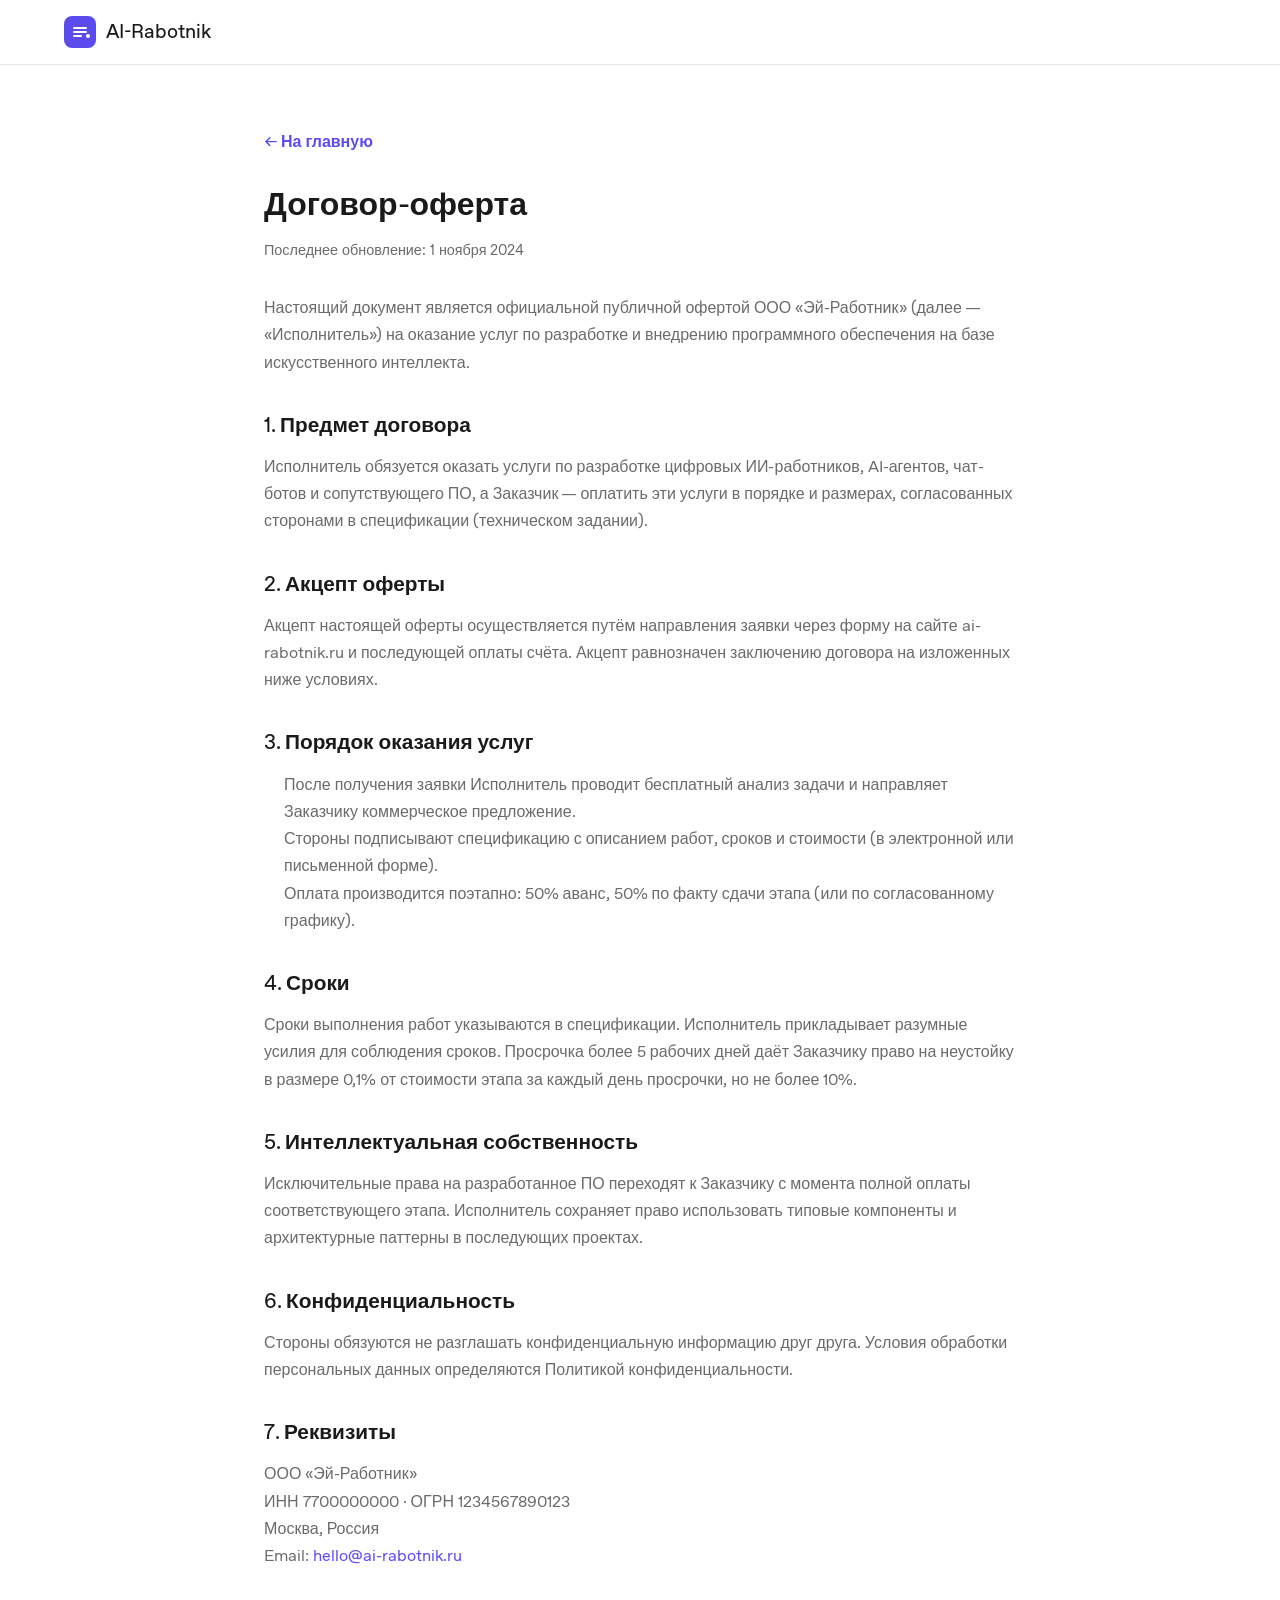
<file: offer.html>
<!DOCTYPE html>
<html lang="ru">
<head>
<meta charset="UTF-8">
<meta name="viewport" content="width=device-width, initial-scale=1.0">
<title>Договор оферта — AI-Rabotnik</title>
<meta name="description" content="Договор-оферта AI-Rabotnik на оказание услуг по разработке цифровых ИИ-работников, AI-агентов и чат-ботов. Условия, порядок, реквизиты.">
<meta name="robots" content="index, follow">
<link rel="stylesheet" href="styles.css">
<style>
.legal { max-width: 800px; margin: 40px auto; padding: 0 24px 80px; }
.legal h1 { font-size: 2rem; margin-bottom: 8px; }
.legal .updated { color: var(--text-muted); font-size: .9rem; margin-bottom: 32px; }
.legal h2 { font-size: 1.3rem; margin: 32px 0 12px; }
.legal p, .legal li { color: var(--text-muted); line-height: 1.7; }
.legal ul { padding-left: 20px; margin-bottom: 16px; }
.legal a { color: var(--accent); }
.back-link { display: inline-block; margin: 24px 0; color: var(--accent); font-weight: 600; }
</style>
</head>
<body>
<header class="site-header"><div class="container nav-bar">
  <a href="./" class="logo"><span class="logo-mark"><svg width="32" height="32" viewBox="0 0 32 32" fill="none"><rect width="32" height="32" rx="8" fill="#5b4bef"/><path d="M10 12h12M10 16h12M10 20h7" stroke="#fff" stroke-width="2" stroke-linecap="round"/><circle cx="24" cy="20" r="2" fill="#fff"/></svg></span><span class="logo-text">AI-Rabotnik</span></a>
</div></header>
<main class="legal">
  <a href="./" class="back-link">← На главную</a>
  <h1>Договор-оферта</h1>
  <p class="updated">Последнее обновление: 1 ноября 2024</p>
  <p>Настоящий документ является официальной публичной офертой ООО «Эй-Работник» (далее — «Исполнитель») на оказание услуг по разработке и внедрению программного обеспечения на базе искусственного интеллекта.</p>

  <h2>1. Предмет договора</h2>
  <p>Исполнитель обязуется оказать услуги по разработке цифровых ИИ-работников, AI-агентов, чат-ботов и сопутствующего ПО, а Заказчик — оплатить эти услуги в порядке и размерах, согласованных сторонами в спецификации (техническом задании).</p>

  <h2>2. Акцепт оферты</h2>
  <p>Акцепт настоящей оферты осуществляется путём направления заявки через форму на сайте ai-rabotnik.ru и последующей оплаты счёта. Акцепт равнозначен заключению договора на изложенных ниже условиях.</p>

  <h2>3. Порядок оказания услуг</h2>
  <ul>
    <li>После получения заявки Исполнитель проводит бесплатный анализ задачи и направляет Заказчику коммерческое предложение.</li>
    <li>Стороны подписывают спецификацию с описанием работ, сроков и стоимости (в электронной или письменной форме).</li>
    <li>Оплата производится поэтапно: 50% аванс, 50% по факту сдачи этапа (или по согласованному графику).</li>
  </ul>

  <h2>4. Сроки</h2>
  <p>Сроки выполнения работ указываются в спецификации. Исполнитель прикладывает разумные усилия для соблюдения сроков. Просрочка более 5 рабочих дней даёт Заказчику право на неустойку в размере 0,1% от стоимости этапа за каждый день просрочки, но не более 10%.</p>

  <h2>5. Интеллектуальная собственность</h2>
  <p>Исключительные права на разработанное ПО переходят к Заказчику с момента полной оплаты соответствующего этапа. Исполнитель сохраняет право использовать типовые компоненты и архитектурные паттерны в последующих проектах.</p>

  <h2>6. Конфиденциальность</h2>
  <p>Стороны обязуются не разглашать конфиденциальную информацию друг друга. Условия обработки персональных данных определяются Политикой конфиденциальности.</p>

  <h2>7. Реквизиты</h2>
  <p>ООО «Эй-Работник»<br>ИНН 7700000000 · ОГРН 1234567890123<br>Москва, Россия<br>Email: <a href="mailto:hello@ai-rabotnik.ru">hello@ai-rabotnik.ru</a></p>
</main>
</body>
</html>
</file>
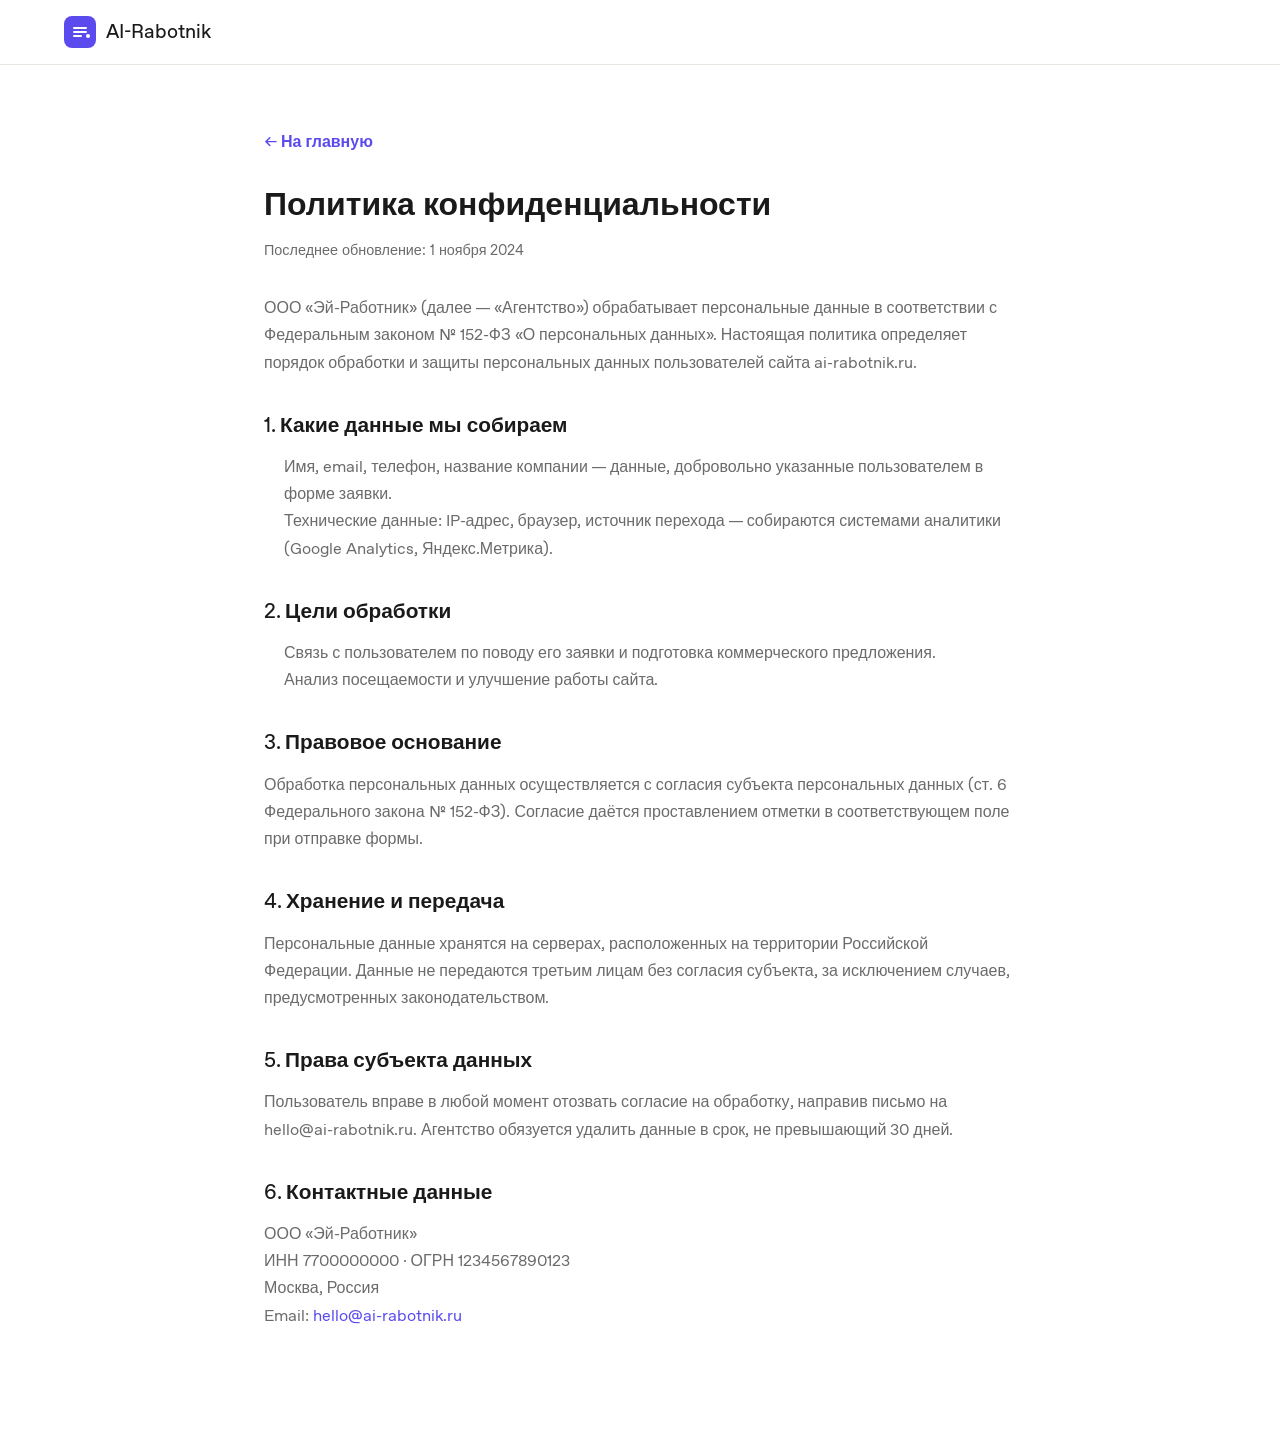
<file: privacy.html>
<!DOCTYPE html>
<html lang="ru">
<head>
<meta charset="UTF-8">
<meta name="viewport" content="width=device-width, initial-scale=1.0">
<title>Политика конфиденциальности — AI-Rabotnik</title>
<meta name="description" content="Политика конфиденциальности AI-Rabotnik: обработка и защита персональных данных в соответствии с 152-ФЗ. Ваши права и наши обязательства.">
<meta name="robots" content="index, follow">
<link rel="stylesheet" href="styles.css">
<style>
.legal { max-width: 800px; margin: 40px auto; padding: 0 24px 80px; }
.legal h1 { font-size: 2rem; margin-bottom: 8px; }
.legal .updated { color: var(--text-muted); font-size: .9rem; margin-bottom: 32px; }
.legal h2 { font-size: 1.3rem; margin: 32px 0 12px; }
.legal p, .legal li { color: var(--text-muted); line-height: 1.7; }
.legal ul { padding-left: 20px; margin-bottom: 16px; }
.legal a { color: var(--accent); }
.back-link { display: inline-block; margin: 24px 0; color: var(--accent); font-weight: 600; }
</style>
</head>
<body>
<header class="site-header"><div class="container nav-bar">
  <a href="./" class="logo"><span class="logo-mark"><svg width="32" height="32" viewBox="0 0 32 32" fill="none"><rect width="32" height="32" rx="8" fill="#5b4bef"/><path d="M10 12h12M10 16h12M10 20h7" stroke="#fff" stroke-width="2" stroke-linecap="round"/><circle cx="24" cy="20" r="2" fill="#fff"/></svg></span><span class="logo-text">AI-Rabotnik</span></a>
</div></header>
<main class="legal">
  <a href="./" class="back-link">← На главную</a>
  <h1>Политика конфиденциальности</h1>
  <p class="updated">Последнее обновление: 1 ноября 2024</p>
  <p>ООО «Эй-Работник» (далее — «Агентство») обрабатывает персональные данные в соответствии с Федеральным законом № 152-ФЗ «О персональных данных». Настоящая политика определяет порядок обработки и защиты персональных данных пользователей сайта ai-rabotnik.ru.</p>

  <h2>1. Какие данные мы собираем</h2>
  <ul>
    <li>Имя, email, телефон, название компании — данные, добровольно указанные пользователем в форме заявки.</li>
    <li>Технические данные: IP-адрес, браузер, источник перехода — собираются системами аналитики (Google Analytics, Яндекс.Метрика).</li>
  </ul>

  <h2>2. Цели обработки</h2>
  <ul>
    <li>Связь с пользователем по поводу его заявки и подготовка коммерческого предложения.</li>
    <li>Анализ посещаемости и улучшение работы сайта.</li>
  </ul>

  <h2>3. Правовое основание</h2>
  <p>Обработка персональных данных осуществляется с согласия субъекта персональных данных (ст. 6 Федерального закона № 152-ФЗ). Согласие даётся проставлением отметки в соответствующем поле при отправке формы.</p>

  <h2>4. Хранение и передача</h2>
  <p>Персональные данные хранятся на серверах, расположенных на территории Российской Федерации. Данные не передаются третьим лицам без согласия субъекта, за исключением случаев, предусмотренных законодательством.</p>

  <h2>5. Права субъекта данных</h2>
  <p>Пользователь вправе в любой момент отозвать согласие на обработку, направив письмо на hello@ai-rabotnik.ru. Агентство обязуется удалить данные в срок, не превышающий 30 дней.</p>

  <h2>6. Контактные данные</h2>
  <p>ООО «Эй-Работник»<br>ИНН 7700000000 · ОГРН 1234567890123<br>Москва, Россия<br>Email: <a href="mailto:hello@ai-rabotnik.ru">hello@ai-rabotnik.ru</a></p>
</main>
</body>
</html>
</file>
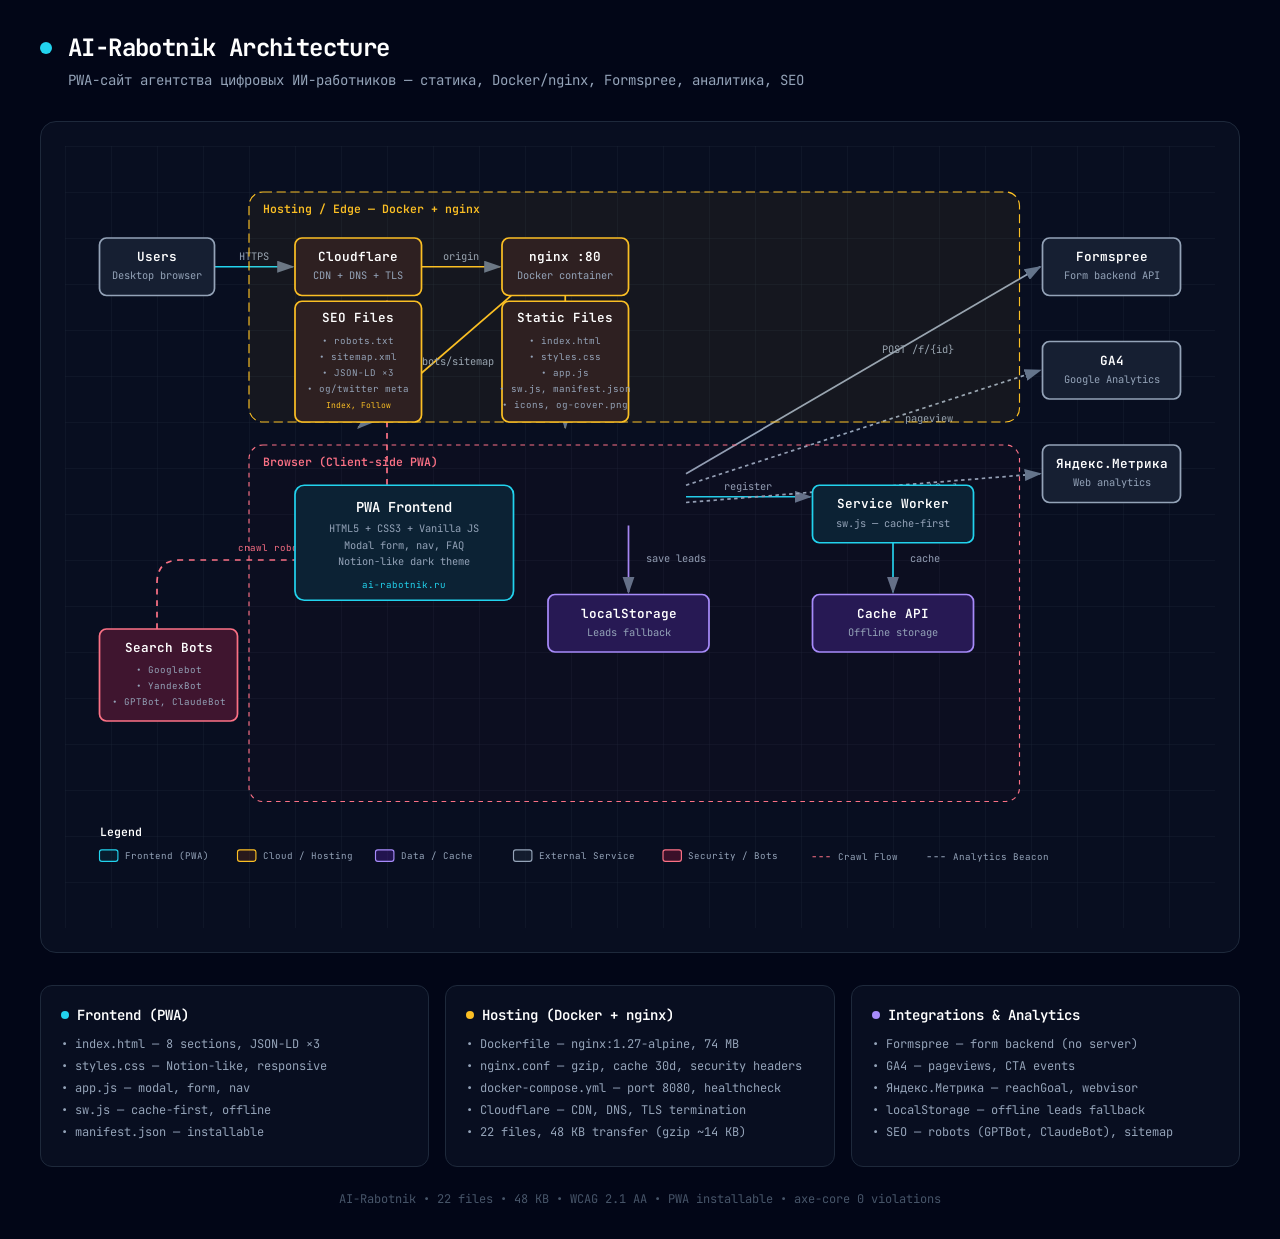
<file: ai-rabotnik/architecture-diagram.html>
<!DOCTYPE html>
<html lang="ru">
<head>
  <meta charset="UTF-8">
  <meta name="viewport" content="width=device-width, initial-scale=1.0">
  <title>AI-Rabotnik Architecture Diagram</title>
  <link href="https://fonts.googleapis.com/css2?family=JetBrains+Mono:wght@400;500;600;700&display=swap" rel="stylesheet">
  <style>
    * { margin: 0; padding: 0; box-sizing: border-box; }
    body {
      font-family: 'JetBrains Mono', monospace;
      background: #020617;
      min-height: 100vh;
      padding: 2rem;
      color: white;
    }
    .container { max-width: 1200px; margin: 0 auto; }
    .header { margin-bottom: 2rem; }
    .header-row { display: flex; align-items: center; gap: 1rem; margin-bottom: 0.5rem; }
    .pulse-dot { width: 12px; height: 12px; background: #22d3ee; border-radius: 50%; animation: pulse 2s infinite; }
    @keyframes pulse { 0%, 100% { opacity: 1; } 50% { opacity: 0.5; } }
    h1 { font-size: 1.5rem; font-weight: 700; letter-spacing: -0.025em; }
    .subtitle { color: #94a3b8; font-size: 0.875rem; margin-left: 1.75rem; }
    .diagram-container {
      background: rgba(15, 23, 42, 0.5);
      border-radius: 1rem;
      border: 1px solid #1e293b;
      padding: 1.5rem;
      overflow-x: auto;
    }
    svg { width: 100%; min-width: 900px; display: block; }
    .cards {
      display: grid;
      grid-template-columns: repeat(auto-fit, minmax(280px, 1fr));
      gap: 1rem;
      margin-top: 2rem;
    }
    .card { background: rgba(15, 23, 42, 0.5); border-radius: 0.75rem; border: 1px solid #1e293b; padding: 1.25rem; }
    .card-header { display: flex; align-items: center; gap: 0.5rem; margin-bottom: 0.75rem; }
    .card-dot { width: 8px; height: 8px; border-radius: 50%; }
    .card-dot.cyan { background: #22d3ee; }
    .card-dot.emerald { background: #34d399; }
    .card-dot.violet { background: #a78bfa; }
    .card-dot.amber { background: #fbbf24; }
    .card-dot.rose { background: #fb7185; }
    .card h3 { font-size: 0.875rem; font-weight: 600; }
    .card ul { list-style: none; color: #94a3b8; font-size: 0.75rem; }
    .card li { margin-bottom: 0.375rem; }
    .footer { text-align: center; margin-top: 1.5rem; color: #475569; font-size: 0.75rem; }
  </style>
</head>
<body>
  <div class="container">
    <div class="header">
      <div class="header-row">
        <div class="pulse-dot"></div>
        <h1>AI-Rabotnik Architecture</h1>
      </div>
      <p class="subtitle">PWA-сайт агентства цифровых ИИ-работников — статика, Docker/nginx, Formspree, аналитика, SEO</p>
    </div>

    <div class="diagram-container">
      <svg viewBox="0 0 1000 680">
        <defs>
          <marker id="arrowhead" markerWidth="10" markerHeight="7" refX="9" refY="3.5" orient="auto">
            <polygon points="0 0, 10 3.5, 0 7" fill="#64748b" />
          </marker>
          <marker id="arrowhead-rose" markerWidth="10" markerHeight="7" refX="9" refY="3.5" orient="auto">
            <polygon points="0 0, 10 3.5, 0 7" fill="#fb7185" />
          </marker>
          <pattern id="grid" width="40" height="40" patternUnits="userSpaceOnUse">
            <path d="M 40 0 L 0 0 0 40" fill="none" stroke="#1e293b" stroke-width="0.5"/>
          </pattern>
        </defs>

        <rect width="100%" height="100%" fill="url(#grid)" />

        <!-- ============ ARROWS (drawn first for z-order) ============ -->
        <!-- Users → Cloudflare -->
        <line x1="130" y1="105" x2="198" y2="105" stroke="#22d3ee" stroke-width="1.5" marker-end="url(#arrowhead)"/>
        <text x="164" y="99" fill="#94a3b8" font-size="9" text-anchor="middle">HTTPS</text>

        <!-- Cloudflare → nginx -->
        <line x1="310" y1="105" x2="378" y2="105" stroke="#fbbf24" stroke-width="1.5" marker-end="url(#arrowhead)"/>
        <text x="344" y="99" fill="#94a3b8" font-size="9" text-anchor="middle">origin</text>

        <!-- nginx → Browser (serves files) -->
        <line x1="435" y1="130" x2="435" y2="245" stroke="#fbbf24" stroke-width="1.5" marker-end="url(#arrowhead)"/>
        <text x="448" y="190" fill="#94a3b8" font-size="9">static</text>

        <!-- nginx → SEO files -->
        <line x1="388" y1="130" x2="255" y2="245" stroke="#fbbf24" stroke-width="1.5" marker-end="url(#arrowhead)"/>
        <text x="300" y="190" fill="#94a3b8" font-size="9">robots/sitemap</text>

        <!-- Browser → Service Worker -->
        <line x1="540" y1="305" x2="648" y2="305" stroke="#22d3ee" stroke-width="1.5" marker-end="url(#arrowhead)"/>
        <text x="594" y="299" fill="#94a3b8" font-size="9" text-anchor="middle">register</text>

        <!-- Service Worker → Cache -->
        <line x1="720" y1="330" x2="720" y2="388" stroke="#22d3ee" stroke-width="1.5" marker-end="url(#arrowhead)"/>
        <text x="735" y="362" fill="#94a3b8" font-size="9">cache</text>

        <!-- PWA → localStorage -->
        <line x1="490" y1="330" x2="490" y2="388" stroke="#a78bfa" stroke-width="1.5" marker-end="url(#arrowhead)"/>
        <text x="505" y="362" fill="#94a3b8" font-size="9">save leads</text>

        <!-- PWA → Formspree (form submit) -->
        <line x1="540" y1="285" x2="848" y2="105" stroke="#94a3b8" stroke-width="1.5" marker-end="url(#arrowhead)"/>
        <text x="710" y="180" fill="#94a3b8" font-size="9">POST /f/{id}</text>

        <!-- PWA → GA4 -->
        <line x1="540" y1="295" x2="848" y2="195" stroke="#94a3b8" stroke-width="1.5" stroke-dasharray="3,3" marker-end="url(#arrowhead)"/>
        <text x="730" y="240" fill="#94a3b8" font-size="9">pageview</text>

        <!-- PWA → Yandex.Metrika -->
        <line x1="540" y1="310" x2="848" y2="285" stroke="#94a3b8" stroke-width="1.5" stroke-dasharray="3,3" marker-end="url(#arrowhead)"/>
        <text x="730" y="300" fill="#94a3b8" font-size="9">reachGoal</text>

        <!-- Search Bots → nginx (crawl) -->
        <path d="M 80 420 L 80 380 Q 80 360 100 360 L 260 360 Q 280 360 280 340 L 280 135" fill="none" stroke="#fb7185" stroke-width="1.5" stroke-dasharray="5,5" marker-end="url(#arrowhead-rose)"/>
        <text x="150" y="352" fill="#fb7185" font-size="8">crawl robots.txt → sitemap → HTML</text>

        <!-- ============ COMPONENTS ============ -->

        <!-- Users -->
        <rect x="30" y="80" width="100" height="50" rx="6" fill="#0f172a" stroke="rgba(30,41,59,0.5)" stroke-width="0"/>
        <rect x="30" y="80" width="100" height="50" rx="6" fill="rgba(30, 41, 59, 0.5)" stroke="#94a3b8" stroke-width="1.5"/>
        <text x="80" y="100" fill="white" font-size="11" font-weight="600" text-anchor="middle">Users</text>
        <text x="80" y="116" fill="#94a3b8" font-size="9" text-anchor="middle">Desktop browser</text>

        <!-- Hosting Region (amber dashed) -->
        <rect x="160" y="40" width="670" height="200" rx="12" fill="rgba(251, 191, 36, 0.05)" stroke="#fbbf24" stroke-width="1" stroke-dasharray="8,4"/>
        <text x="172" y="58" fill="#fbbf24" font-size="10" font-weight="600">Hosting / Edge — Docker + nginx</text>

        <!-- Cloudflare CDN -->
        <rect x="200" y="80" width="110" height="50" rx="6" fill="#0f172a" stroke="rgba(120,53,15,0.3)" stroke-width="0"/>
        <rect x="200" y="80" width="110" height="50" rx="6" fill="rgba(120, 53, 15, 0.3)" stroke="#fbbf24" stroke-width="1.5"/>
        <text x="255" y="100" fill="white" font-size="11" font-weight="600" text-anchor="middle">Cloudflare</text>
        <text x="255" y="116" fill="#94a3b8" font-size="9" text-anchor="middle">CDN + DNS + TLS</text>

        <!-- nginx Container -->
        <rect x="380" y="80" width="110" height="50" rx="6" fill="#0f172a" stroke="rgba(120,53,15,0.3)" stroke-width="0"/>
        <rect x="380" y="80" width="110" height="50" rx="6" fill="rgba(120, 53, 15, 0.3)" stroke="#fbbf24" stroke-width="1.5"/>
        <text x="435" y="100" fill="white" font-size="11" font-weight="600" text-anchor="middle">nginx :80</text>
        <text x="435" y="116" fill="#94a3b8" font-size="9" text-anchor="middle">Docker container</text>

        <!-- Static files inside nginx (multi-line) -->
        <rect x="380" y="135" width="110" height="105" rx="6" fill="#0f172a" stroke="rgba(120,53,15,0.3)" stroke-width="0"/>
        <rect x="380" y="135" width="110" height="105" rx="6" fill="rgba(120, 53, 15, 0.3)" stroke="#fbbf24" stroke-width="1.5"/>
        <text x="435" y="153" fill="white" font-size="11" font-weight="600" text-anchor="middle">Static Files</text>
        <text x="435" y="172" fill="#94a3b8" font-size="8" text-anchor="middle">• index.html</text>
        <text x="435" y="186" fill="#94a3b8" font-size="8" text-anchor="middle">• styles.css</text>
        <text x="435" y="200" fill="#94a3b8" font-size="8" text-anchor="middle">• app.js</text>
        <text x="435" y="214" fill="#94a3b8" font-size="8" text-anchor="middle">• sw.js, manifest.json</text>
        <text x="435" y="228" fill="#94a3b8" font-size="8" text-anchor="middle">• icons, og-cover.png</text>

        <!-- SEO Files -->
        <rect x="200" y="135" width="110" height="105" rx="6" fill="#0f172a" stroke="rgba(120,53,15,0.3)" stroke-width="0"/>
        <rect x="200" y="135" width="110" height="105" rx="6" fill="rgba(120, 53, 15, 0.3)" stroke="#fbbf24" stroke-width="1.5"/>
        <text x="255" y="153" fill="white" font-size="11" font-weight="600" text-anchor="middle">SEO Files</text>
        <text x="255" y="172" fill="#94a3b8" font-size="8" text-anchor="middle">• robots.txt</text>
        <text x="255" y="186" fill="#94a3b8" font-size="8" text-anchor="middle">• sitemap.xml</text>
        <text x="255" y="200" fill="#94a3b8" font-size="8" text-anchor="middle">• JSON-LD ×3</text>
        <text x="255" y="214" fill="#94a3b8" font-size="8" text-anchor="middle">• og/twitter meta</text>
        <text x="255" y="228" fill="#fbbf24" font-size="7" text-anchor="middle">Index, Follow</text>

        <!-- ============ BROWSER / CLIENT REGION (rose dashed) ============ -->
        <rect x="160" y="260" width="670" height="310" rx="12" fill="rgba(136, 19, 55, 0.03)" stroke="#fb7185" stroke-width="1" stroke-dasharray="4,4"/>
        <text x="172" y="278" fill="#fb7185" font-size="10" font-weight="600">Browser (Client-side PWA)</text>

        <!-- PWA Frontend -->
        <rect x="200" y="295" width="190" height="100" rx="8" fill="#0f172a" stroke="rgba(8,51,68,0.4)" stroke-width="0"/>
        <rect x="200" y="295" width="190" height="100" rx="8" fill="rgba(8, 51, 68, 0.4)" stroke="#22d3ee" stroke-width="1.5"/>
        <text x="295" y="318" fill="white" font-size="12" font-weight="600" text-anchor="middle">PWA Frontend</text>
        <text x="295" y="336" fill="#94a3b8" font-size="9" text-anchor="middle">HTML5 + CSS3 + Vanilla JS</text>
        <text x="295" y="350" fill="#94a3b8" font-size="9" text-anchor="middle">Modal form, nav, FAQ</text>
        <text x="295" y="364" fill="#94a3b8" font-size="9" text-anchor="middle">Notion-like dark theme</text>
        <text x="295" y="384" fill="#22d3ee" font-size="8" text-anchor="middle">ai-rabotnik.ru</text>

        <!-- Service Worker -->
        <rect x="650" y="295" width="140" height="50" rx="6" fill="#0f172a" stroke="rgba(8,51,68,0.4)" stroke-width="0"/>
        <rect x="650" y="295" width="140" height="50" rx="6" fill="rgba(8, 51, 68, 0.4)" stroke="#22d3ee" stroke-width="1.5"/>
        <text x="720" y="315" fill="white" font-size="11" font-weight="600" text-anchor="middle">Service Worker</text>
        <text x="720" y="331" fill="#94a3b8" font-size="9" text-anchor="middle">sw.js — cache-first</text>

        <!-- Cache (DB) -->
        <rect x="650" y="390" width="140" height="50" rx="6" fill="#0f172a" stroke="rgba(76,29,149,0.4)" stroke-width="0"/>
        <rect x="650" y="390" width="140" height="50" rx="6" fill="rgba(76, 29, 149, 0.4)" stroke="#a78bfa" stroke-width="1.5"/>
        <text x="720" y="410" fill="white" font-size="11" font-weight="600" text-anchor="middle">Cache API</text>
        <text x="720" y="426" fill="#94a3b8" font-size="9" text-anchor="middle">Offline storage</text>

        <!-- localStorage -->
        <rect x="420" y="390" width="140" height="50" rx="6" fill="#0f172a" stroke="rgba(76,29,149,0.4)" stroke-width="0"/>
        <rect x="420" y="390" width="140" height="50" rx="6" fill="rgba(76, 29, 149, 0.4)" stroke="#a78bfa" stroke-width="1.5"/>
        <text x="490" y="410" fill="white" font-size="11" font-weight="600" text-anchor="middle">localStorage</text>
        <text x="490" y="426" fill="#94a3b8" font-size="9" text-anchor="middle">Leads fallback</text>

        <!-- ============ EXTERNAL SERVICES (right) ============ -->

        <!-- Formspree -->
        <rect x="850" y="80" width="120" height="50" rx="6" fill="#0f172a" stroke="rgba(30,41,59,0.5)" stroke-width="0"/>
        <rect x="850" y="80" width="120" height="50" rx="6" fill="rgba(30, 41, 59, 0.5)" stroke="#94a3b8" stroke-width="1.5"/>
        <text x="910" y="100" fill="white" font-size="11" font-weight="600" text-anchor="middle">Formspree</text>
        <text x="910" y="116" fill="#94a3b8" font-size="9" text-anchor="middle">Form backend API</text>

        <!-- Google Analytics 4 -->
        <rect x="850" y="170" width="120" height="50" rx="6" fill="#0f172a" stroke="rgba(30,41,59,0.5)" stroke-width="0"/>
        <rect x="850" y="170" width="120" height="50" rx="6" fill="rgba(30, 41, 59, 0.5)" stroke="#94a3b8" stroke-width="1.5"/>
        <text x="910" y="190" fill="white" font-size="11" font-weight="600" text-anchor="middle">GA4</text>
        <text x="910" y="206" fill="#94a3b8" font-size="9" text-anchor="middle">Google Analytics</text>

        <!-- Yandex Metrika -->
        <rect x="850" y="260" width="120" height="50" rx="6" fill="#0f172a" stroke="rgba(30,41,59,0.5)" stroke-width="0"/>
        <rect x="850" y="260" width="120" height="50" rx="6" fill="rgba(30, 41, 59, 0.5)" stroke="#94a3b8" stroke-width="1.5"/>
        <text x="910" y="280" fill="white" font-size="11" font-weight="600" text-anchor="middle">Яндекс.Метрика</text>
        <text x="910" y="296" fill="#94a3b8" font-size="9" text-anchor="middle">Web analytics</text>

        <!-- Search Bots -->
        <rect x="30" y="420" width="120" height="80" rx="6" fill="#0f172a" stroke="rgba(136,19,55,0.4)" stroke-width="0"/>
        <rect x="30" y="420" width="120" height="80" rx="6" fill="rgba(136, 19, 55, 0.4)" stroke="#fb7185" stroke-width="1.5"/>
        <text x="90" y="440" fill="white" font-size="11" font-weight="600" text-anchor="middle">Search Bots</text>
        <text x="90" y="458" fill="#94a3b8" font-size="8" text-anchor="middle">• Googlebot</text>
        <text x="90" y="472" fill="#94a3b8" font-size="8" text-anchor="middle">• YandexBot</text>
        <text x="90" y="486" fill="#94a3b8" font-size="8" text-anchor="middle">• GPTBot, ClaudeBot</text>

        <!-- ============ LEGEND (below all boundaries) ============ -->
        <text x="30" y="600" fill="white" font-size="10" font-weight="600">Legend</text>

        <rect x="30" y="612" width="16" height="10" rx="2" fill="rgba(8, 51, 68, 0.4)" stroke="#22d3ee" stroke-width="1"/>
        <text x="52" y="620" fill="#94a3b8" font-size="8">Frontend (PWA)</text>

        <rect x="150" y="612" width="16" height="10" rx="2" fill="rgba(120, 53, 15, 0.3)" stroke="#fbbf24" stroke-width="1"/>
        <text x="172" y="620" fill="#94a3b8" font-size="8">Cloud / Hosting</text>

        <rect x="270" y="612" width="16" height="10" rx="2" fill="rgba(76, 29, 149, 0.4)" stroke="#a78bfa" stroke-width="1"/>
        <text x="292" y="620" fill="#94a3b8" font-size="8">Data / Cache</text>

        <rect x="390" y="612" width="16" height="10" rx="2" fill="rgba(30, 41, 59, 0.5)" stroke="#94a3b8" stroke-width="1"/>
        <text x="412" y="620" fill="#94a3b8" font-size="8">External Service</text>

        <rect x="520" y="612" width="16" height="10" rx="2" fill="rgba(136, 19, 55, 0.4)" stroke="#fb7185" stroke-width="1"/>
        <text x="542" y="620" fill="#94a3b8" font-size="8">Security / Bots</text>

        <line x1="650" y1="618" x2="666" y2="618" stroke="#fb7185" stroke-width="1" stroke-dasharray="3,3"/>
        <text x="672" y="621" fill="#94a3b8" font-size="8">Crawl Flow</text>

        <line x1="750" y1="618" x2="766" y2="618" stroke="#94a3b8" stroke-width="1" stroke-dasharray="3,3"/>
        <text x="772" y="621" fill="#94a3b8" font-size="8">Analytics Beacon</text>
      </svg>
    </div>

    <!-- Info Cards -->
    <div class="cards">
      <div class="card">
        <div class="card-header">
          <div class="card-dot cyan"></div>
          <h3>Frontend (PWA)</h3>
        </div>
        <ul>
          <li>• index.html — 8 sections, JSON-LD ×3</li>
          <li>• styles.css — Notion-like, responsive</li>
          <li>• app.js — modal, form, nav</li>
          <li>• sw.js — cache-first, offline</li>
          <li>• manifest.json — installable</li>
        </ul>
      </div>

      <div class="card">
        <div class="card-header">
          <div class="card-dot amber"></div>
          <h3>Hosting (Docker + nginx)</h3>
        </div>
        <ul>
          <li>• Dockerfile — nginx:1.27-alpine, 74 MB</li>
          <li>• nginx.conf — gzip, cache 30d, security headers</li>
          <li>• docker-compose.yml — port 8080, healthcheck</li>
          <li>• Cloudflare — CDN, DNS, TLS termination</li>
          <li>• 22 files, 48 KB transfer (gzip ~14 KB)</li>
        </ul>
      </div>

      <div class="card">
        <div class="card-header">
          <div class="card-dot violet"></div>
          <h3>Integrations & Analytics</h3>
        </div>
        <ul>
          <li>• Formspree — form backend (no server)</li>
          <li>• GA4 — pageviews, CTA events</li>
          <li>• Яндекс.Метрика — reachGoal, webvisor</li>
          <li>• localStorage — offline leads fallback</li>
          <li>• SEO — robots (GPTBot, ClaudeBot), sitemap</li>
        </ul>
      </div>
    </div>

    <p class="footer">
      AI-Rabotnik • 22 files • 48 KB • WCAG 2.1 AA • PWA installable • axe-core 0 violations
    </p>
  </div>
</body>
</html>
</file>
<file: styles.css>
/* ============================================
   AI-Rabotnik — styles.css
   Монохромная база + фиолетовый акцент (Notion-like)
   ============================================ */

/* Self-host шрифты (без CDN, работает офлайн). OpenAISans — гуманистический
   sans, близкий к IBM Plex Sans; JetBrains Mono — для чисел/кода. */
@font-face {
  font-family: 'OpenAI Sans';
  src: url('assets/fonts/openai-sans-regular.woff2') format('woff2');
  font-weight: 400;
  font-style: normal;
  font-display: swap;
}
@font-face {
  font-family: 'OpenAI Sans';
  src: url('assets/fonts/openai-sans-medium.woff2') format('woff2');
  font-weight: 500 700;
  font-style: normal;
  font-display: swap;
}
@font-face {
  font-family: 'JetBrains Mono';
  src: url('assets/fonts/jetbrains-mono-regular.woff2') format('woff2');
  font-weight: 400;
  font-style: normal;
  font-display: swap;
}

:root {
  /* Palette */
  --bg: #ffffff;
  --bg-alt: #f7f7f5;
  --bg-dark: #0a0a0a;
  --text: #1a1a1a;
  --text-muted: #6b6b6b;
  --border: #e8e8e3;
  --border-strong: #d4d4cf;
  --accent: #5b4bef;
  --accent-hover: #4a3cd9;
  --accent-light: #eeeaff;
  --accent-dark: #3a2fb8;
  --success: #15803d;
  --danger: #dc2626;
  --radius: 12px;
  --radius-lg: 20px;
  --shadow-sm: 0 1px 3px rgba(0,0,0,.04), 0 1px 2px rgba(0,0,0,.03);
  --shadow-md: 0 4px 16px rgba(0,0,0,.06), 0 1px 4px rgba(0,0,0,.04);
  --shadow-lg: 0 12px 40px rgba(0,0,0,.08), 0 4px 12px rgba(0,0,0,.05);
  --max-w: 1200px;
  --font: 'OpenAI Sans', -apple-system, BlinkMacSystemFont, 'Segoe UI', Roboto, 'Helvetica Neue', Arial, sans-serif;
  --font-mono: 'JetBrains Mono', ui-monospace, SFMono-Regular, 'SF Mono', Menlo, Consolas, monospace;
  --transition: .25s cubic-bezier(.4,0,.2,1);
}

/* Reset */
*, *::before, *::after { box-sizing: border-box; }
* { margin: 0; padding: 0; }
html { scroll-behavior: smooth; -webkit-text-size-adjust: 100%; }
body {
  font-family: var(--font);
  font-size: 16px;
  line-height: 1.6;
  color: var(--text);
  background: var(--bg);
  -webkit-font-smoothing: antialiased;
  -moz-osx-font-smoothing: grayscale;
  overflow-x: hidden;
}
a { color: inherit; text-decoration: none; }
ul, ol { list-style: none; }
img, svg { display: block; max-width: 100%; }
button { font: inherit; cursor: pointer; border: none; background: none; }
input, textarea { font: inherit; }
:focus-visible { outline: 2px solid var(--accent); outline-offset: 2px; }

.container { max-width: var(--max-w); margin: 0 auto; padding: 0 24px; }

/* Skip link */
.skip-link {
  position: absolute; top: -40px; left: 8px;
  background: var(--accent); color: #fff;
  padding: 8px 16px; border-radius: 0 0 8px 8px;
  z-index: 9999; transition: top .2s;
}
.skip-link:focus { top: 0; }

/* Buttons */
.btn {
  display: inline-flex; align-items: center; justify-content: center;
  gap: 8px; padding: 10px 20px;
  border-radius: var(--radius);
  font-weight: 600; font-size: .95rem;
  transition: var(--transition);
  white-space: nowrap;
}
.btn-primary { background: var(--accent); color: #fff; }
.btn-primary:hover { background: var(--accent-hover); transform: translateY(-1px); box-shadow: 0 4px 12px rgba(108,92,231,.3); }
.btn-ghost { background: transparent; border: 1px solid var(--border-strong); color: var(--text); }
.btn-ghost:hover { border-color: var(--accent); color: var(--accent); }
.btn-light { background: #fff; color: var(--bg-dark); }
.btn-light:hover { transform: translateY(-1px); box-shadow: var(--shadow-lg); }
.btn-lg { padding: 14px 28px; font-size: 1.05rem; }
.btn-block { width: 100%; }

/* ============ HEADER ============ */
.site-header {
  position: sticky; top: 0; z-index: 100;
  background: rgba(255,255,255,.9);
  border-bottom: 1px solid var(--border);
}
.nav-bar { display: flex; align-items: center; justify-content: space-between; gap: 24px; height: 64px; }
.logo { display: flex; align-items: center; gap: 10px; font-weight: 700; font-size: 1.2rem; }
.logo-mark { display: flex; }
.main-nav { display: flex; gap: 28px; }
.main-nav a { color: var(--text-muted); font-weight: 500; font-size: .95rem; transition: color .2s; position: relative; }
.main-nav a:hover { color: var(--text); }
.main-nav a::after { content: ''; position: absolute; bottom: -4px; left: 0; width: 0; height: 2px; background: var(--accent); transition: width .2s; }
.main-nav a:hover::after { width: 100%; }
.nav-cta { font-size: .9rem; padding: 8px 18px; }
.burger { display: none; flex-direction: column; gap: 5px; padding: 8px; }
.burger span { width: 22px; height: 2px; background: var(--text); border-radius: 2px; transition: var(--transition); }
/* Бургер не отображается на десктопе (показывается только в @media <=900px) */
.mobile-nav { display: none; flex-direction: column; gap: 16px; padding: 20px 24px; background: #fff; border-bottom: 1px solid var(--border); }
.mobile-nav[hidden] { display: none; }
.mobile-nav a { color: var(--text); font-weight: 500; font-size: 1rem; padding: 6px 0; }
.mobile-nav .btn { margin-top: 8px; }

/* HERO — без декоративного badge (удалён как шаблонный AI-маркер) */
.hero { position: relative; padding: 100px 0 80px; overflow: hidden; }
.hero-glow {
  position: absolute; top: -200px; right: -200px;
  width: 600px; height: 600px;
  background: radial-gradient(circle, rgba(108,92,231,.12) 0%, transparent 60%);
  border-radius: 50%; pointer-events: none;
}
.hero-inner { position: relative; max-width: 760px; padding-top: 16px; }
.hero-title { font-size: clamp(2rem, 5vw, 3.4rem); line-height: 1.15; font-weight: 700; letter-spacing: -0.02em; margin-bottom: 20px; }
.hero-title .accent { color: var(--accent); }
.hero-sub { font-size: 1.15rem; color: var(--text-muted); margin-bottom: 32px; max-width: 620px; }
.hero-actions { display: flex; gap: 14px; flex-wrap: wrap; margin-bottom: 48px; }
.hero-stats { display: grid; grid-template-columns: repeat(4, 1fr); gap: 24px; max-width: 70px; }
.hero-stats dd { font-size: .85rem; color: var(--text-muted); }
.role-strip { display: flex; gap: 24px; max-width: 50px; }


/* TRUST BAR — удалён (шаблонная строка брендов-маркеров AI-генерации) */

/* ============ SECTIONS ============ */
.section { padding: 80px 0; }
.section-alt { background: var(--bg-alt); }
.section-head { max-width: 720px; margin: 0 auto 48px; text-align: center; }
.eyebrow { display: inline-block; font-size: .8rem; text-transform: uppercase; letter-spacing: .1em; color: var(--accent); font-weight: 700; margin-bottom: 12px; }
.section-title { font-size: clamp(1.6rem, 3.5vw, 2.4rem); font-weight: 700; letter-spacing: -0.02em; margin-bottom: 12px; }
.section-sub { font-size: 1.1rem; color: var(--text-muted); }

/* Grid */
.grid { display: grid; gap: 24px; }
.grid-2 { grid-template-columns: repeat(2, 1fr); }
.grid-3 { grid-template-columns: repeat(3, 1fr); }

/* Card */
.card { background: var(--bg); border: 1px solid var(--border); border-radius: var(--radius-lg); padding: 28px; transition: var(--transition); }
.card:hover { box-shadow: var(--shadow-md); transform: translateY(-2px); border-color: var(--border-strong); }
.card-icon { width: 28px; height: 28px; display: flex; align-items: center; justify-content: center; color: var(--accent); margin-bottom: 12px; }
.card-title { font-size: 1.2rem; font-weight: 600; margin-bottom: 10px; }
.card-text { color: var(--text-muted); margin-bottom: 16px; line-height: 1.55; }
.card-list { display: flex; flex-direction: column; gap: 8px; }
.card-list li { padding-left: 22px; position: relative; color: var(--text); font-size: .92rem; }
.card-list li::before { content: '✓'; position: absolute; left: 0; color: var(--accent); font-weight: 700; }

/* Process */
.process-list { display: grid; grid-template-columns: repeat(4, 1fr); gap: 24px; counter-reset: step; }
.process-item { background: var(--bg); border: 1px solid var(--border); border-radius: var(--radius-lg); padding: 28px; position: relative; }
.process-item h3 { font-size: 1.1rem; font-weight: 600; margin-bottom: 8px; }
.process-item p { color: var(--text-muted); font-size: .9rem; line-height: 1.5; }
.step-num { display: inline-block; font-size: 1.8rem; font-weight: 700; color: var(--accent); opacity: .2; margin-bottom: 8px; }
.step-time { display: inline-block; margin-top: 12px; padding: 4px 10px; background: var(--accent-light); color: var(--accent-dark); border-radius: 100px; font-size: .8rem; font-weight: 600; }

/* Cases */
.case-tag { display: inline-block; background: var(--bg-alt); border: 1px solid var(--border); padding: 4px 10px; border-radius: 100px; font-size: .78rem; font-weight: 600; color: var(--text-muted); margin-bottom: 14px; }
.case-metrics { display: flex; gap: 24px; margin-top: 16px; }
.case-metrics dt { font-size: 1.5rem; font-weight: 700; color: var(--accent); }
.case-metrics dd { font-size: .82rem; color: var(--text-muted); }

/* Reviews */
.review-card { display: flex; flex-direction: column; gap: 20px; }
.review-card blockquote { font-size: 1.05rem; line-height: 1.6; color: var(--text); }
.review-card figcaption { display: flex; align-items: center; gap: 12px; }
.review-card .avatar { width: 44px; height: 44px; border-radius: 50%; background: var(--accent); color: #fff; display: flex; align-items: center; justify-content: center; font-weight: 700; font-size: .9rem; }
.review-card figcaption span:last-child { font-size: .9rem; color: var(--text-muted); }
.review-card figcaption strong { color: var(--text); }

/* FAQ */
.faq-list { max-width: 760px; margin: 0 auto; display: flex; flex-direction: column; gap: 12px; }
.faq-item { background: var(--bg); border: 1px solid var(--border); border-radius: var(--radius); padding: 0; transition: var(--transition); overflow: hidden; }
.faq-item[open] { border-color: var(--accent); box-shadow: var(--shadow-sm); }
.faq-item summary { padding: 18px 24px; font-weight: 600; cursor: pointer; list-style: none; display: flex; justify-content: space-between; align-items: center; }
.faq-item summary::-webkit-details-marker { display: none; }
.faq-item summary::after { content: '+'; font-size: 1.4rem; color: var(--accent); transition: transform .2s; line-height: 1; }
.faq-item[open] summary::after { transform: rotate(45deg); }
.faq-item p { padding: 0 24px 18px; color: var(--text-muted); line-height: 1.6; }

/* CTA section */
.cta-section { background: var(--bg-dark); padding: 80px 0; text-align: center; }
.cta-inner { max-width: 640px; }
.cta-title { color: #fff; font-size: clamp(1.6rem, 4vw, 2.6rem); font-weight: 700; letter-spacing: -0.02em; margin-bottom: 16px; }
.cta-sub { color: #999; font-size: 1.1rem; margin-bottom: 32px; }
.banner-icon-img { max-width: 50px; }

/* ============ FOOTER ============ */
.site-footer { background: #111; color: #aaa; padding: 60px 0 30px; }
.footer-grid { display: grid; grid-template-columns: 2fr 1fr 1fr 1.5fr; gap: 40px; margin-bottom: 40px; }
.footer-brand .logo { margin-bottom: 14px; }
.footer-brand .logo-text { color: #fff; }
.footer-desc { font-size: .9rem; line-height: 1.5; max-width: 280px; }
.footer-h { color: #fff; font-size: .95rem; font-weight: 600; margin-bottom: 14px; text-transform: uppercase; letter-spacing: .05em; }
.footer-col ul { display: flex; flex-direction: column; gap: 10px; }
.footer-col a, .footer-contacts a { color: #aaa; font-size: .9rem; transition: color .2s; }
.footer-col a:hover, .footer-contacts a:hover { color: var(--accent); }
.social-row { display: flex; flex-wrap: wrap; gap: 16px; }
.footer-bottom { border-top: 1px solid #222; padding-top: 24px; display: flex; justify-content: space-between; align-items: center; flex-wrap: wrap; gap: 12px; font-size: .82rem; }

/* ============ MODAL ============ */
.modal-overlay {
  position: fixed; inset: 0; z-index: 1000;
  background: rgba(10,10,10,.6);
  display: flex; align-items: center; justify-content: center;
  padding: 20px; opacity: 0; transition: opacity .2s;
}
.modal-overlay[hidden] { display: none; }
.modal-overlay:not([hidden]) { opacity: 1; }
.modal {
  background: #fff; border-radius: var(--radius-lg);
  width: 100%; max-width: 480px; max-height: 90vh; overflow-y: auto;
  padding: 36px; position: relative;
  box-shadow: var(--shadow-lg);
  transform: translateY(20px) scale(.98); transition: transform .25s;
}
.modal-overlay:not([hidden]) .modal { transform: translateY(0) scale(1); }
.modal-close { position: absolute; top: 14px; right: 14px; width: 36px; height: 36px; font-size: 1.4rem; color: var(--text-muted); display: flex; align-items: center; justify-content: center; border-radius: 50%; transition: var(--transition); }
.modal-close:hover { background: var(--bg-alt); color: var(--text); }
.modal-title { font-size: 1.5rem; font-weight: 700; margin-bottom: 8px; }
.modal-sub { color: var(--text-muted); font-size: .92rem; margin-bottom: 24px; }

/* Form */
.lead-form { display: flex; flex-direction: column; gap: 16px; }
.form-row { display: flex; flex-direction: column; gap: 6px; }
.form-row label { font-size: .85rem; font-weight: 600; }
.req { color: var(--danger); }
.form-row input, .form-row textarea {
  border: 1px solid var(--border-strong); border-radius: 10px;
  padding: 10px 14px; font-size: .95rem; transition: var(--transition);
  background: var(--bg);
}
.form-row input:focus, .form-row textarea:focus { border-color: var(--accent); box-shadow: 0 0 0 3px var(--accent-light); outline: none; }
.form-row textarea { resize: vertical; }
.consent { display: flex; gap: 10px; align-items: flex-start; font-size: .82rem; color: var(--text-muted); }
.consent input { margin-top: 3px; }
.consent a { color: var(--accent); text-decoration: underline; }
.form-success { background: #eefdf3; color: #166534; padding: 12px 16px; border-radius: 10px; font-weight: 600; text-align: center; }
.form-error { margin-top: 8px; background: #fef2f2; color: #991b1b; padding: 12px 16px; border-radius: 10px; font-weight: 600; text-align: center; }

/* Scroll top */
.scroll-top {
  position: fixed; bottom: 24px; right: 24px; z-index: 90;
  width: 44px; height: 44px; border-radius: 50%;
  background: var(--accent); color: #fff; font-size: 1.2rem;
  box-shadow: var(--shadow-md); transition: var(--transition);
}
.scroll-top:hover { background: var(--accent-hover); transform: translateY(-2px); }

/* ============ RESPONSIVE ============ */
/* Десктоп (>900px): только обычная навигация, бургер и мобильное меню скрыты. */
.main-nav { display: flex; }
.burger { display: none; }
.mobile-nav { display: none; }

@media (max-width: 900px) {
  /* Мобильный/планшет: обычная навигация и CTA скрываются, показывается бургер. */
  .main-nav { display: none; }
  .nav-cta { display: none; }
  .burger { display: flex; }
  /* Мобильное меню — выпадающая панель под шапкой */
  .mobile-nav {
    display: flex;
    flex-direction: column; gap: 4px;
    padding: 12px 24px 20px;
    background: #fff; border-bottom: 1px solid var(--border);
    box-shadow: var(--shadow-sm);
  }
  .mobile-nav a {
    color: var(--text); font-weight: 500; font-size: 1.05rem;
    padding: 12px 4px;                 /* >=44px тач-цель */
    border-bottom: 1px solid var(--border);
  }
  .mobile-nav a:last-of-type { border-bottom: none; }
  .mobile-nav .btn { margin-top: 12px; }
  /* Бургер → крестик при открытом меню */
  .burger[aria-expanded="true"] span:nth-child(1) { transform: translateY(7px) rotate(45deg); }
  .burger[aria-expanded="true"] span:nth-child(2) { opacity: 0; }
  .burger[aria-expanded="true"] span:nth-child(3) { transform: translateY(-7px) rotate(-45deg); }

  .grid-3 { grid-template-columns: repeat(2, 1fr); }
  .process-list { grid-template-columns: repeat(2, 1fr); }
  .footer-grid { grid-template-columns: 1fr 1fr; }
}
@media (max-width: 600px) {
  .container { padding: 0 16px; }
  .section { padding: 56px 0; }
  .hero { padding: 60px 0 50px; }
  .grid-2, .grid-3 { grid-template-columns: 1fr; }
  .process-list { grid-template-columns: 1fr; }
  .footer-grid { grid-template-columns: 1fr; }
  .hero-stats { grid-template-columns: repeat(2, 1fr); }
  .footer-bottom { flex-direction: column; text-align: center; }
  .modal { padding: 24px; }
}
/* Крупные экраны: чуть больше воздуха в шапке */
@media (min-width: 1201px) {
  .container { max-width: var(--max-w); }
}

/* Reduced motion */
@media (prefers-reduced-motion: reduce) {
  *, *::before, *::after { animation-duration: .01ms !important; transition-duration: .01ms !important; }
  html { scroll-behavior: auto; }
}

/* Print */
@media print {
  .site-header, .modal-overlay, .scroll-top, .hero-actions, .cta-section { display: none; }
  body { color: #000; background: #fff; }
}
</file>
<file: parts/styles-extra.css>
/* ============================================
   AI-Rabotnik — styles-extra.css
   Дополнительные секции: роли, шаги, тарифы,
   отзывы, прогресс-бар и чат-виджет.
   Использует переменные из styles.css (Notion-like,
   фиолетовый акцент, мягкие тени, скругления --radius).
   Подключается после styles.css.
   ============================================ */


/* ===== Roles ===== */
.roles { display: grid; grid-template-columns: repeat(3, 1fr); gap: 24px; }

.role-card {
  display: flex;
  flex-direction: column;
  align-items: center;
  text-align: center;
  background: var(--bg);
  border: 1px solid var(--border);
  border-radius: var(--radius-lg);
  padding: 32px 28px;
  transition: var(--transition);
}
.role-card:hover {
  transform: translateY(-5px);
  box-shadow: var(--shadow-md);
  border-color: var(--border-strong);
}

.role-card .card-header {
  position: relative;
  margin-bottom: 18px;
}

.role-avatar {
  width: 96px;
  height: 96px;
  border-radius: 50%;
  object-fit: cover;
  display: block;
  margin: 0 auto;
  border: 2px solid var(--border);
}

.online-dot {
  position: absolute;
  bottom: 6px;
  right: 6px;
  width: 12px;
  height: 12px;
  border-radius: 50%;
  background: var(--success);
  border: 2px solid var(--bg);
}

.role-name {
  font-size: 1.2rem;
  font-weight: 600;
  margin-bottom: 4px;
}

.role-sub {
  color: var(--accent);
  font-weight: 600;
  font-size: .85rem;
  margin-bottom: 20px;
}

.role-stats {
  display: grid;
  grid-template-columns: repeat(3, 1fr);
  gap: 12px;
  width: 100%;
  margin-top: auto;
}
.role-stats div { text-align: center; }
.role-stats dt {
  font-weight: 700;
  color: var(--accent);
  font-size: 1.1rem;
}
.role-stats dd {
  font-size: .78rem;
  color: var(--text-muted);
}


/* ===== Steps ===== */
.steps {
  display: grid;
  grid-template-columns: repeat(3, 1fr);
  gap: 24px;
  counter-reset: step;
}

.step {
  background: var(--bg);
  border: 1px solid var(--border);
  border-radius: var(--radius-lg);
  padding: 28px;
  transition: var(--transition);
  position: relative;
}
.step:hover {
  box-shadow: var(--shadow-md);
  border-color: var(--border-strong);
  transform: translateY(-2px);
}

.step .step-num {
  display: block;
  font-size: 2.2rem;
  font-weight: 700;
  color: var(--accent);
  line-height: 1;
  margin-bottom: 12px;
}
.step h3 {
  font-size: 1.15rem;
  font-weight: 600;
  margin-bottom: 8px;
}
.step p {
  color: var(--text-muted);
  font-size: .92rem;
  line-height: 1.55;
}

.steps-banner {
  display: flex;
  align-items: center;
  gap: 16px;
  background: var(--accent-light);
  border: 1px solid var(--border);
  border-radius: var(--radius-lg);
  padding: 22px 28px;
  margin-top: 28px;
  color: var(--text);
}
.steps-banner .banner-icon {
.steps-banner .banner-text { flex: 1; }
.steps-banner .banner-text strong { display: block; font-size: 1.05rem; }
.steps-banner .banner-text span { color: var(--text-muted); font-size: .9rem; }


/* ===== Pricing ===== */
.pricing-grid {
  display: grid;
  grid-template-columns: repeat(3, 1fr);
  gap: 24px;
  align-items: stretch;
}

.price-card {
  display: flex;
  flex-direction: column;
  background: var(--bg);
  border: 1px solid var(--border);
  border-radius: var(--radius-lg);
  padding: 32px 28px;
  transition: var(--transition);
}
.price-card:hover {
  box-shadow: var(--shadow-md);
  border-color: var(--border-strong);
  transform: translateY(-3px);
}
.price-card.featured {
  border: 2px solid var(--accent);
  position: relative;
  box-shadow: var(--shadow-md);
}

.price-badge {
  position: absolute;
  top: -12px;
  right: 20px;
  background: var(--accent);
  color: #fff;
  font-size: .72rem;
  font-weight: 700;
  text-transform: uppercase;
  letter-spacing: .05em;
  padding: 5px 12px;
  border-radius: 100px;
}

.price-name {
  font-size: 1.2rem;
  font-weight: 700;
  margin-bottom: 8px;
}
.price-amount {
  font-size: 2.4rem;
  font-weight: 700;
  color: var(--text);
  line-height: 1.1;
  margin-bottom: 4px;
}
.price-period {
  color: var(--text-muted);
  font-size: .9rem;
  margin-bottom: 20px;
}
.price-desc {
  color: var(--text-muted);
  font-size: .9rem;
  line-height: 1.5;
  margin-bottom: 20px;
}
.price-list {
  display: flex;
  flex-direction: column;
  gap: 12px;
  margin-bottom: 28px;
  flex: 1;
}
.price-list li {
  position: relative;
  padding-left: 26px;
  font-size: .92rem;
  color: var(--text);
}
.price-list li::before {
  position: absolute;
  left: 0;
  top: 0;
  font-weight: 700;
}
.price-list li.yes::before { content: '✓'; color: var(--success); }
.price-list li.no  { color: var(--text-muted); }
.price-list li.no::before { content: '✕'; color: var(--danger); }

.price-card .btn {
  margin-top: auto;
}


/* ===== Testimonials / Reviews ===== */
.testimonials-grid {
  display: grid;
  grid-template-columns: repeat(3, 1fr);
  gap: 24px;
}

/* Новые карточки совместимы с базовым .review-card */
.review-card {
  background: var(--bg);
  border: 1px solid var(--border);
  border-radius: var(--radius-lg);
  padding: 28px;
  transition: var(--transition);
}
.review-card:hover {
  box-shadow: var(--shadow-md);
  border-color: var(--border-strong);
  transform: translateY(-2px);
}

.review-stars {
  color: #f59e0b;
  font-size: 1.1rem;
  letter-spacing: 2px;
  margin-bottom: 14px;
  line-height: 1;
}
.review-card .avatar {
  width: 44px;
  height: 44px;
  border-radius: 50%;
  background: var(--accent);
  color: #fff;
  display: flex;
  align-items: center;
  justify-content: center;
  font-weight: 700;
  font-size: .9rem;
  flex: 0 0 auto;
}
.review-card figcaption strong { color: var(--text); }
.review-card figcaption span:last-child { font-size: .9rem; color: var(--text-muted); }


/* ===== Progress bar (scroll) ===== */
.progress-bar {
  position: fixed;
  top: 0;
  left: 0;
  width: 100%;
  height: 3px;
  z-index: 9999;
  background: var(--border);
}
.progress-bar-fill {
  height: 100%;
  width: 0;
  background: var(--accent);
  transition: width .2s ease-out;
}


/* ===== Chat widget ===== */
.chat-widget {
  position: fixed;
  bottom: 24px;
  right: 24px;
  z-index: 1000;
}

.chat-bubble {
  width: 56px;
  height: 56px;
  border-radius: 50%;
  background: var(--accent);
  color: #fff;
  font-size: 22px;
  display: flex;
  align-items: center;
  justify-content: center;
  box-shadow: var(--shadow-md);
  cursor: pointer;
  border: none;
  transition: var(--transition);
}
.chat-bubble:hover {
  transform: translateY(-2px);
  background: var(--accent-hover);
  box-shadow: var(--shadow-lg);
}

.chat-window {
  position: absolute;
  bottom: 72px;
  right: 0;
  width: 360px;
  max-height: 520px;
  background: #fff;
  border: 1px solid var(--border);
  border-radius: var(--radius-lg);
  box-shadow: var(--shadow-lg);
  display: flex;
  flex-direction: column;
  overflow: hidden;
}
.chat-window[hidden] { display: none; }

.chat-header {
  display: flex;
  align-items: center;
  justify-content: space-between;
  padding: 16px 18px;
  background: var(--accent);
  color: #fff;
}
.chat-header h3 {
  font-size: 1rem;
  font-weight: 600;
  margin: 0;
}
.chat-header .chat-close {
  color: #fff;
  font-size: 1.4rem;
  line-height: 1;
  width: 32px;
  height: 32px;
  display: flex;
  align-items: center;
  justify-content: center;
  border-radius: 50%;
  transition: var(--transition);
}
.chat-header .chat-close:hover { background: rgba(255,255,255,.18); }

.chat-messages {
  flex: 1;
  padding: 18px;
  overflow-y: auto;
  background: var(--bg-alt);
  display: flex;
  flex-direction: column;
  gap: 12px;
}
.msg {
  padding: 10px 14px;
  border-radius: var(--radius);
  max-width: 85%;
  font-size: .92rem;
  line-height: 1.5;
}
.msg-bot {
  background: #fff;
  border: 1px solid var(--border);
  align-self: flex-start;
}
.msg-user {
  background: var(--accent);
  color: #fff;
  align-self: flex-end;
  margin-left: auto;
}

.chat-input-row {
  display: flex;
  gap: 8px;
  padding: 12px;
  border-top: 1px solid var(--border);
  background: #fff;
}
.chat-input-row input {
  flex: 1;
  border: 1px solid var(--border-strong);
  border-radius: 10px;
  padding: 10px 14px;
  font-size: .92rem;
  background: var(--bg);
  transition: var(--transition);
}
.chat-input-row input:focus {
  border-color: var(--accent);
  box-shadow: 0 0 0 3px var(--accent-light);
  outline: none;
}
.chat-input-row button {
  background: var(--accent);
  color: #fff;
  border: none;
  border-radius: 10px;
  padding: 0 16px;
  font-weight: 600;
  cursor: pointer;
  transition: var(--transition);
}
.chat-input-row button:hover { background: var(--accent-hover); }


/* ===== Responsive ===== */
/* Адаптация новых секций (добавляется к существующим медиазапросам). */
@media (max-width: 900px) {
  .roles { grid-template-columns: 1fr; }
  .steps { grid-template-columns: 1fr; }
  .pricing-grid { grid-template-columns: 1fr; }

  .chat-window {
    width: 100%;
    max-width: calc(100% - 32px);
    right: 0;
  }
}

@media (max-width: 600px) {
  .testimonials-grid { grid-template-columns: 1fr; }
}

/* Уважаем prefers-reduced-motion: базовый блок уже
   обнуляет transitions/animations, здесь ничего не ломаем. */
@media (prefers-reduced-motion: reduce) {
  .role-card,
  .step,
  .price-card,
  .review-card,
  .chat-bubble,
  .progress-bar-fill { transition: none; transform: none; }
}


/* ===== Nav dropdown (Решения) ===== */
.nav-dropdown { position: relative; display: inline-flex; align-items: center; }
.nav-dropdown-toggle {
  background: none; border: none; font: inherit;
  color: var(--text-muted); font-weight: 500; font-size: .95rem;
  cursor: pointer; padding: 0; display: inline-flex; align-items: center; gap: 4px;
}
.nav-dropdown-toggle:hover,
.nav-dropdown-toggle[aria-expanded="true"] { color: var(--text); }
.nav-dropdown-menu {
  position: absolute; top: 100%; left: 0; margin-top: 14px;
  background: #fff; border: 1px solid var(--border); border-radius: var(--radius);
  box-shadow: var(--shadow-md); padding: 8px; min-width: 210px;
  display: flex; flex-direction: column; gap: 2px; z-index: 110;
}
.nav-dropdown-menu[hidden] { display: none; }
.nav-dropdown-menu a { padding: 10px 12px; border-radius: 8px; color: var(--text); font-size: .92rem; transition: var(--transition); }
.nav-dropdown-menu a:hover { background: var(--bg-alt); color: var(--accent); }

/* Баннер «Как это работает» — фото робота вместо иконки */
.banner-icon-img { width: 44px; height: 44px; border-radius: 12px; object-fit: cover; flex: 0 0 auto; }

/* Вторая строка отзывов — отступ от первой */
.testimonials-grid { margin-top: 24px; }

/* Чат-виджет и кнопка «Наверх» не перекрываются: переносим её влево */
.scroll-top { left: 24px; right: auto; }

/* ===== Услуги: кластеры вместо равных карточек (лечит tell #3) ===== */
.svc-clusters { display: flex; flex-direction: column; gap: 28px; }
.svc-cluster {
  display: grid;
  grid-template-columns: 280px 1fr;
  gap: 24px;
  align-items: start;
  padding-top: 28px;
  border-top: 1px solid var(--border);
}
.svc-cluster:first-child { border-top: none; padding-top: 0; }
.svc-cluster-head { position: sticky; top: 80px; }
.svc-cluster-num {
  display: inline-block;
  font-size: .85rem;
  font-weight: 700;
  letter-spacing: .12em;
  color: var(--accent);
  margin-bottom: 8px;
}
.svc-cluster-title { font-size: 1.4rem; font-weight: 700; line-height: 1.2; margin-bottom: 8px; letter-spacing: -.01em; }
.svc-cluster-sub { color: var(--text-muted); font-size: .92rem; max-width: 24ch; }
.svc-cluster-items { display: grid; grid-template-columns: 1fr 1fr; gap: 20px; }

@media (max-width: 900px) {
  .svc-cluster { grid-template-columns: 1fr; gap: 14px; }
  .svc-cluster-head { position: static; }
  .svc-cluster-items { grid-template-columns: 1fr; }
}

/* ===== Сигнатура: лента живых AI-аватаров в hero (Вариант 3) ===== */
.hero-team {
  display: flex;
  align-items: center;
  gap: 14px;
  margin-top: 26px;
  padding-top: 22px;
  border-top: 1px solid var(--border);
}
.hero-team-label {
  font-size: .8rem;
  font-weight: 600;
  color: var(--text-muted);
  letter-spacing: .02em;
  white-space: nowrap;
}
.role-strip {
  display: flex;
  gap: 10px;
  overflow: hidden;
  -webkit-mask-image: linear-gradient(90deg, transparent, #000 8%, #000 92%, transparent);
  mask-image: linear-gradient(90deg, transparent, #000 8%, #000 92%, transparent);
}
.role-strip img {
  width: 46px;
  height: 46px;
  border-radius: 50%;
  object-fit: cover;
  border: 2px solid #fff;
  box-shadow: var(--shadow-md);
  flex: 0 0 auto;
  transition: transform .25s ease, box-shadow .25s ease;
}
.role-strip img:hover {
  transform: translateY(-4px) scale(1.06);
  box-shadow: var(--shadow-lg);
  z-index: 2;
}

/* hero-stats делаем поддерживающим, а не доминирующим (tell #6) */
.hero-stats { margin-top: 22px; }
.hero-stats dt { font-size: 1.35rem; font-weight: 700; color: var(--text); }
.hero-stats dd { color: var(--text-muted); font-size: .82rem; }

@media (max-width: 600px) {
  .hero-team { flex-wrap: wrap; gap: 10px; }
  .role-strip img { width: 40px; height: 40px; }
}

/* ===== Article / Case body (контент-генератор) ===== */
.article-body {
  max-width: 760px;
  margin: 0 auto;
  font-size: 1.05rem;
  line-height: 1.7;
  color: var(--text);
}
.article-body p { margin-bottom: 20px; }
.article-body h2 {
  font-size: 1.5rem;
  font-weight: 700;
  letter-spacing: -0.01em;
  margin: 36px 0 16px;
}
.article-body h3 {
  font-size: 1.2rem;
  font-weight: 600;
  margin: 28px 0 12px;
}
.article-body ul, .article-body ol { margin: 0 0 20px 22px; }
.article-body li { margin-bottom: 8px; }
.article-body a { color: var(--accent); text-decoration: underline; }
.article-body strong { font-weight: 700; }
.article-body blockquote {
  border-left: 3px solid var(--accent);
  padding: 4px 0 4px 20px;
  margin: 24px 0;
  color: var(--text-muted);
  font-style: italic;
}
</file>
<file: ai-rabotnik/styles.css>
/* ============================================
   AI-Rabotnik — styles.css
   Монохромная база + фиолетовый акцент (Notion-like)
   ============================================ */

/* Self-host шрифты (без CDN, работает офлайн). OpenAISans — гуманистический
   sans, близкий к IBM Plex Sans; JetBrains Mono — для чисел/кода. */
@font-face {
  font-family: 'OpenAI Sans';
  src: url('assets/fonts/openai-sans-regular.woff2') format('woff2');
  font-weight: 400;
  font-style: normal;
  font-display: swap;
}
@font-face {
  font-family: 'OpenAI Sans';
  src: url('assets/fonts/openai-sans-medium.woff2') format('woff2');
  font-weight: 500 700;
  font-style: normal;
  font-display: swap;
}
@font-face {
  font-family: 'JetBrains Mono';
  src: url('assets/fonts/jetbrains-mono-regular.woff2') format('woff2');
  font-weight: 400;
  font-style: normal;
  font-display: swap;
}

:root {
  /* Palette */
  --bg: #ffffff;
  --bg-alt: #f7f7f5;
  --bg-dark: #0a0a0a;
  --text: #1a1a1a;
  --text-muted: #6b6b6b;
  --border: #e8e8e3;
  --border-strong: #d4d4cf;
  --accent: #5b4bef;
  --accent-hover: #4a3cd9;
  --accent-light: #eeeaff;
  --accent-dark: #3a2fb8;
  --success: #15803d;
  --danger: #dc2626;
  --radius: 12px;
  --radius-lg: 20px;
  --shadow-sm: 0 1px 3px rgba(0,0,0,.04), 0 1px 2px rgba(0,0,0,.03);
  --shadow-md: 0 4px 16px rgba(0,0,0,.06), 0 1px 4px rgba(0,0,0,.04);
  --shadow-lg: 0 12px 40px rgba(0,0,0,.08), 0 4px 12px rgba(0,0,0,.05);
  --max-w: 1200px;
  --font: 'OpenAI Sans', -apple-system, BlinkMacSystemFont, 'Segoe UI', Roboto, 'Helvetica Neue', Arial, sans-serif;
  --font-mono: 'JetBrains Mono', ui-monospace, SFMono-Regular, 'SF Mono', Menlo, Consolas, monospace;
  --transition: .25s cubic-bezier(.4,0,.2,1);
}

/* Reset */
*, *::before, *::after { box-sizing: border-box; }
* { margin: 0; padding: 0; }
html { scroll-behavior: smooth; -webkit-text-size-adjust: 100%; }
body {
  font-family: var(--font);
  font-size: 16px;
  line-height: 1.6;
  color: var(--text);
  background: var(--bg);
  -webkit-font-smoothing: antialiased;
  -moz-osx-font-smoothing: grayscale;
  overflow-x: hidden;
}
a { color: inherit; text-decoration: none; }
ul, ol { list-style: none; }
img, svg { display: block; max-width: 100%; }
button { font: inherit; cursor: pointer; border: none; background: none; }
input, textarea { font: inherit; }
:focus-visible { outline: 2px solid var(--accent); outline-offset: 2px; }

.container { max-width: var(--max-w); margin: 0 auto; padding: 0 24px; }

/* Skip link */
.skip-link {
  position: absolute; top: -40px; left: 8px;
  background: var(--accent); color: #fff;
  padding: 8px 16px; border-radius: 0 0 8px 8px;
  z-index: 9999; transition: top .2s;
}
.skip-link:focus { top: 0; }

/* Buttons */
.btn {
  display: inline-flex; align-items: center; justify-content: center;
  gap: 8px; padding: 10px 20px;
  border-radius: var(--radius);
  font-weight: 600; font-size: .95rem;
  transition: var(--transition);
  white-space: nowrap;
}
.btn-primary { background: var(--accent); color: #fff; }
.btn-primary:hover { background: var(--accent-hover); transform: translateY(-1px); box-shadow: 0 4px 12px rgba(108,92,231,.3); }
.btn-ghost { background: transparent; border: 1px solid var(--border-strong); color: var(--text); }
.btn-ghost:hover { border-color: var(--accent); color: var(--accent); }
.btn-light { background: #fff; color: var(--bg-dark); }
.btn-light:hover { transform: translateY(-1px); box-shadow: var(--shadow-lg); }
.btn-lg { padding: 14px 28px; font-size: 1.05rem; }
.btn-block { width: 100%; }

/* ============ HEADER ============ */
.site-header {
  position: sticky; top: 0; z-index: 100;
  background: rgba(255,255,255,.9);
  border-bottom: 1px solid var(--border);
}
.nav-bar { display: flex; align-items: center; justify-content: space-between; gap: 24px; height: 64px; }
.logo { display: flex; align-items: center; gap: 10px; font-weight: 700; font-size: 1.2rem; }
.logo-mark { display: flex; }
.main-nav { display: flex; gap: 28px; }
.main-nav a { color: var(--text-muted); font-weight: 500; font-size: .95rem; transition: color .2s; position: relative; }
.main-nav a:hover { color: var(--text); }
.main-nav a::after { content: ''; position: absolute; bottom: -4px; left: 0; width: 0; height: 2px; background: var(--accent); transition: width .2s; }
.main-nav a:hover::after { width: 100%; }
.nav-cta { font-size: .9rem; padding: 8px 18px; }
.burger { display: none; flex-direction: column; gap: 5px; padding: 8px; }
.burger span { width: 22px; height: 2px; background: var(--text); border-radius: 2px; transition: var(--transition); }
/* Бургер не отображается на десктопе (показывается только в @media <=900px) */
.mobile-nav { display: none; flex-direction: column; gap: 16px; padding: 20px 24px; background: #fff; border-bottom: 1px solid var(--border); }
.mobile-nav[hidden] { display: none; }
.mobile-nav a { color: var(--text); font-weight: 500; font-size: 1rem; padding: 6px 0; }
.mobile-nav .btn { margin-top: 8px; }

/* HERO — без декоративного badge (удалён как шаблонный AI-маркер) */
.hero { position: relative; padding: 100px 0 80px; overflow: hidden; }
.hero-glow {
  position: absolute; top: -200px; right: -200px;
  width: 600px; height: 600px;
  background: radial-gradient(circle, rgba(108,92,231,.12) 0%, transparent 60%);
  border-radius: 50%; pointer-events: none;
}
.hero-inner { position: relative; max-width: 760px; padding-top: 16px; }
.hero-title { font-size: clamp(2rem, 5vw, 3.4rem); line-height: 1.15; font-weight: 700; letter-spacing: -0.02em; margin-bottom: 20px; }
.hero-title .accent { color: var(--accent); }
.hero-sub { font-size: 1.15rem; color: var(--text-muted); margin-bottom: 32px; max-width: 620px; }
.hero-actions { display: flex; gap: 14px; flex-wrap: wrap; margin-bottom: 48px; }
.hero-stats { display: grid; grid-template-columns: repeat(4, 1fr); gap: 24px; max-width: 700px; }
.hero-stats dd { font-size: .85rem; color: var(--text-muted); }

/* TRUST BAR — удалён (шаблонная строка брендов-маркеров AI-генерации) */

/* ============ SECTIONS ============ */
.section { padding: 80px 0; }
.section-alt { background: var(--bg-alt); }
.section-head { max-width: 720px; margin: 0 auto 48px; text-align: center; }
.eyebrow { display: inline-block; font-size: .8rem; text-transform: uppercase; letter-spacing: .1em; color: var(--accent); font-weight: 700; margin-bottom: 12px; }
.section-title { font-size: clamp(1.6rem, 3.5vw, 2.4rem); font-weight: 700; letter-spacing: -0.02em; margin-bottom: 12px; }
.section-sub { font-size: 1.1rem; color: var(--text-muted); }

/* Grid */
.grid { display: grid; gap: 24px; }
.grid-2 { grid-template-columns: repeat(2, 1fr); }
.grid-3 { grid-template-columns: repeat(3, 1fr); }

/* Card */
.card { background: var(--bg); border: 1px solid var(--border); border-radius: var(--radius-lg); padding: 28px; transition: var(--transition); }
.card:hover { box-shadow: var(--shadow-md); transform: translateY(-2px); border-color: var(--border-strong); }
.card-icon { width: 28px; height: 28px; display: flex; align-items: center; justify-content: center; color: var(--accent); margin-bottom: 12px; }
.card-title { font-size: 1.2rem; font-weight: 600; margin-bottom: 10px; }
.card-text { color: var(--text-muted); margin-bottom: 16px; line-height: 1.55; }
.card-list { display: flex; flex-direction: column; gap: 8px; }
.card-list li { padding-left: 22px; position: relative; color: var(--text); font-size: .92rem; }
.card-list li::before { content: '✓'; position: absolute; left: 0; color: var(--accent); font-weight: 700; }

/* Process */
.process-list { display: grid; grid-template-columns: repeat(4, 1fr); gap: 24px; counter-reset: step; }
.process-item { background: var(--bg); border: 1px solid var(--border); border-radius: var(--radius-lg); padding: 28px; position: relative; }
.process-item h3 { font-size: 1.1rem; font-weight: 600; margin-bottom: 8px; }
.process-item p { color: var(--text-muted); font-size: .9rem; line-height: 1.5; }
.step-num { display: inline-block; font-size: 1.8rem; font-weight: 700; color: var(--accent); opacity: .2; margin-bottom: 8px; }
.step-time { display: inline-block; margin-top: 12px; padding: 4px 10px; background: var(--accent-light); color: var(--accent-dark); border-radius: 100px; font-size: .8rem; font-weight: 600; }

/* Cases */
.case-tag { display: inline-block; background: var(--bg-alt); border: 1px solid var(--border); padding: 4px 10px; border-radius: 100px; font-size: .78rem; font-weight: 600; color: var(--text-muted); margin-bottom: 14px; }
.case-metrics { display: flex; gap: 24px; margin-top: 16px; }
.case-metrics dt { font-size: 1.5rem; font-weight: 700; color: var(--accent); }
.case-metrics dd { font-size: .82rem; color: var(--text-muted); }

/* Reviews */
.review-card { display: flex; flex-direction: column; gap: 20px; }
.review-card blockquote { font-size: 1.05rem; line-height: 1.6; color: var(--text); }
.review-card figcaption { display: flex; align-items: center; gap: 12px; }
.review-card .avatar { width: 44px; height: 44px; border-radius: 50%; background: var(--accent); color: #fff; display: flex; align-items: center; justify-content: center; font-weight: 700; font-size: .9rem; }
.review-card figcaption span:last-child { font-size: .9rem; color: var(--text-muted); }
.review-card figcaption strong { color: var(--text); }

/* FAQ */
.faq-list { max-width: 760px; margin: 0 auto; display: flex; flex-direction: column; gap: 12px; }
.faq-item { background: var(--bg); border: 1px solid var(--border); border-radius: var(--radius); padding: 0; transition: var(--transition); overflow: hidden; }
.faq-item[open] { border-color: var(--accent); box-shadow: var(--shadow-sm); }
.faq-item summary { padding: 18px 24px; font-weight: 600; cursor: pointer; list-style: none; display: flex; justify-content: space-between; align-items: center; }
.faq-item summary::-webkit-details-marker { display: none; }
.faq-item summary::after { content: '+'; font-size: 1.4rem; color: var(--accent); transition: transform .2s; line-height: 1; }
.faq-item[open] summary::after { transform: rotate(45deg); }
.faq-item p { padding: 0 24px 18px; color: var(--text-muted); line-height: 1.6; }

/* CTA section */
.cta-section { background: var(--bg-dark); padding: 80px 0; text-align: center; }
.cta-inner { max-width: 640px; }
.cta-title { color: #fff; font-size: clamp(1.6rem, 4vw, 2.6rem); font-weight: 700; letter-spacing: -0.02em; margin-bottom: 16px; }
.cta-sub { color: #999; font-size: 1.1rem; margin-bottom: 32px; }

/* ============ FOOTER ============ */
.site-footer { background: #111; color: #aaa; padding: 60px 0 30px; }
.footer-grid { display: grid; grid-template-columns: 2fr 1fr 1fr 1.5fr; gap: 40px; margin-bottom: 40px; }
.footer-brand .logo { margin-bottom: 14px; }
.footer-brand .logo-text { color: #fff; }
.footer-desc { font-size: .9rem; line-height: 1.5; max-width: 280px; }
.footer-h { color: #fff; font-size: .95rem; font-weight: 600; margin-bottom: 14px; text-transform: uppercase; letter-spacing: .05em; }
.footer-col ul { display: flex; flex-direction: column; gap: 10px; }
.footer-col a, .footer-contacts a { color: #aaa; font-size: .9rem; transition: color .2s; }
.footer-col a:hover, .footer-contacts a:hover { color: var(--accent); }
.social-row { display: flex; flex-wrap: wrap; gap: 16px; }
.footer-bottom { border-top: 1px solid #222; padding-top: 24px; display: flex; justify-content: space-between; align-items: center; flex-wrap: wrap; gap: 12px; font-size: .82rem; }

/* ============ MODAL ============ */
.modal-overlay {
  position: fixed; inset: 0; z-index: 1000;
  background: rgba(10,10,10,.6);
  display: flex; align-items: center; justify-content: center;
  padding: 20px; opacity: 0; transition: opacity .2s;
}
.modal-overlay[hidden] { display: none; }
.modal-overlay:not([hidden]) { opacity: 1; }
.modal {
  background: #fff; border-radius: var(--radius-lg);
  width: 100%; max-width: 480px; max-height: 90vh; overflow-y: auto;
  padding: 36px; position: relative;
  box-shadow: var(--shadow-lg);
  transform: translateY(20px) scale(.98); transition: transform .25s;
}
.modal-overlay:not([hidden]) .modal { transform: translateY(0) scale(1); }
.modal-close { position: absolute; top: 14px; right: 14px; width: 36px; height: 36px; font-size: 1.4rem; color: var(--text-muted); display: flex; align-items: center; justify-content: center; border-radius: 50%; transition: var(--transition); }
.modal-close:hover { background: var(--bg-alt); color: var(--text); }
.modal-title { font-size: 1.5rem; font-weight: 700; margin-bottom: 8px; }
.modal-sub { color: var(--text-muted); font-size: .92rem; margin-bottom: 24px; }

/* Form */
.lead-form { display: flex; flex-direction: column; gap: 16px; }
.form-row { display: flex; flex-direction: column; gap: 6px; }
.form-row label { font-size: .85rem; font-weight: 600; }
.req { color: var(--danger); }
.form-row input, .form-row textarea {
  border: 1px solid var(--border-strong); border-radius: 10px;
  padding: 10px 14px; font-size: .95rem; transition: var(--transition);
  background: var(--bg);
}
.form-row input:focus, .form-row textarea:focus { border-color: var(--accent); box-shadow: 0 0 0 3px var(--accent-light); outline: none; }
.form-row textarea { resize: vertical; }
.consent { display: flex; gap: 10px; align-items: flex-start; font-size: .82rem; color: var(--text-muted); }
.consent input { margin-top: 3px; }
.consent a { color: var(--accent); text-decoration: underline; }
.form-success { background: #eefdf3; color: #166534; padding: 12px 16px; border-radius: 10px; font-weight: 600; text-align: center; }
.form-error { margin-top: 8px; background: #fef2f2; color: #991b1b; padding: 12px 16px; border-radius: 10px; font-weight: 600; text-align: center; }

/* Scroll top */
.scroll-top {
  position: fixed; bottom: 24px; right: 24px; z-index: 90;
  width: 44px; height: 44px; border-radius: 50%;
  background: var(--accent); color: #fff; font-size: 1.2rem;
  box-shadow: var(--shadow-md); transition: var(--transition);
}
.scroll-top:hover { background: var(--accent-hover); transform: translateY(-2px); }

/* ============ RESPONSIVE ============ */
/* Десктоп (>900px): только обычная навигация, бургер и мобильное меню скрыты. */
.main-nav { display: flex; }
.burger { display: none; }
.mobile-nav { display: none; }

@media (max-width: 900px) {
  /* Мобильный/планшет: обычная навигация и CTA скрываются, показывается бургер. */
  .main-nav { display: none; }
  .nav-cta { display: none; }
  .burger { display: flex; }
  /* Мобильное меню — выпадающая панель под шапкой */
  .mobile-nav {
    display: flex;
    flex-direction: column; gap: 4px;
    padding: 12px 24px 20px;
    background: #fff; border-bottom: 1px solid var(--border);
    box-shadow: var(--shadow-sm);
  }
  .mobile-nav a {
    color: var(--text); font-weight: 500; font-size: 1.05rem;
    padding: 12px 4px;                 /* >=44px тач-цель */
    border-bottom: 1px solid var(--border);
  }
  .mobile-nav a:last-of-type { border-bottom: none; }
  .mobile-nav .btn { margin-top: 12px; }
  /* Бургер → крестик при открытом меню */
  .burger[aria-expanded="true"] span:nth-child(1) { transform: translateY(7px) rotate(45deg); }
  .burger[aria-expanded="true"] span:nth-child(2) { opacity: 0; }
  .burger[aria-expanded="true"] span:nth-child(3) { transform: translateY(-7px) rotate(-45deg); }

  .grid-3 { grid-template-columns: repeat(2, 1fr); }
  .process-list { grid-template-columns: repeat(2, 1fr); }
  .footer-grid { grid-template-columns: 1fr 1fr; }
}
@media (max-width: 600px) {
  .container { padding: 0 16px; }
  .section { padding: 56px 0; }
  .hero { padding: 60px 0 50px; }
  .grid-2, .grid-3 { grid-template-columns: 1fr; }
  .process-list { grid-template-columns: 1fr; }
  .footer-grid { grid-template-columns: 1fr; }
  .hero-stats { grid-template-columns: repeat(2, 1fr); }
  .footer-bottom { flex-direction: column; text-align: center; }
  .modal { padding: 24px; }
}
/* Крупные экраны: чуть больше воздуха в шапке */
@media (min-width: 1201px) {
  .container { max-width: var(--max-w); }
}

/* Reduced motion */
@media (prefers-reduced-motion: reduce) {
  *, *::before, *::after { animation-duration: .01ms !important; transition-duration: .01ms !important; }
  html { scroll-behavior: auto; }
}

/* Print */
@media print {
  .site-header, .modal-overlay, .scroll-top, .hero-actions, .cta-section { display: none; }
  body { color: #000; background: #fff; }
}
</file>
<file: ai-rabotnik/parts/styles-extra.css>
/* ============================================
   AI-Rabotnik — styles-extra.css
   Дополнительные секции: роли, шаги, тарифы,
   отзывы, прогресс-бар и чат-виджет.
   Использует переменные из styles.css (Notion-like,
   фиолетовый акцент, мягкие тени, скругления --radius).
   Подключается после styles.css.
   ============================================ */


/* ===== Roles ===== */
.roles { display: grid; grid-template-columns: repeat(3, 1fr); gap: 24px; }

.role-card {
  display: flex;
  flex-direction: column;
  align-items: center;
  text-align: center;
  background: var(--bg);
  border: 1px solid var(--border);
  border-radius: var(--radius-lg);
  padding: 32px 28px;
  transition: var(--transition);
}
.role-card:hover {
  transform: translateY(-5px);
  box-shadow: var(--shadow-md);
  border-color: var(--border-strong);
}

.role-card .card-header {
  position: relative;
  margin-bottom: 18px;
}

.role-avatar {
  width: 96px;
  height: 96px;
  border-radius: 50%;
  object-fit: cover;
  display: block;
  margin: 0 auto;
  border: 2px solid var(--border);
}

.online-dot {
  position: absolute;
  bottom: 6px;
  right: 6px;
  width: 12px;
  height: 12px;
  border-radius: 50%;
  background: var(--success);
  border: 2px solid var(--bg);
}

.role-name {
  font-size: 1.2rem;
  font-weight: 600;
  margin-bottom: 4px;
}

.role-sub {
  color: var(--accent);
  font-weight: 600;
  font-size: .85rem;
  margin-bottom: 20px;
}

.role-stats {
  display: grid;
  grid-template-columns: repeat(3, 1fr);
  gap: 12px;
  width: 100%;
  margin-top: auto;
}
.role-stats div { text-align: center; }
.role-stats dt {
  font-weight: 700;
  color: var(--accent);
  font-size: 1.1rem;
}
.role-stats dd {
  font-size: .78rem;
  color: var(--text-muted);
}


/* ===== Steps ===== */
.steps {
  display: grid;
  grid-template-columns: repeat(3, 1fr);
  gap: 24px;
  counter-reset: step;
}

.step {
  background: var(--bg);
  border: 1px solid var(--border);
  border-radius: var(--radius-lg);
  padding: 28px;
  transition: var(--transition);
  position: relative;
}
.step:hover {
  box-shadow: var(--shadow-md);
  border-color: var(--border-strong);
  transform: translateY(-2px);
}

.step .step-num {
  display: block;
  font-size: 2.2rem;
  font-weight: 700;
  color: var(--accent);
  line-height: 1;
  margin-bottom: 12px;
}
.step h3 {
  font-size: 1.15rem;
  font-weight: 600;
  margin-bottom: 8px;
}
.step p {
  color: var(--text-muted);
  font-size: .92rem;
  line-height: 1.55;
}

.steps-banner {
  display: flex;
  align-items: center;
  gap: 16px;
  background: var(--accent-light);
  border: 1px solid var(--border);
  border-radius: var(--radius-lg);
  padding: 22px 28px;
  margin-top: 28px;
  color: var(--text);
}
.steps-banner .banner-icon {
.steps-banner .banner-text { flex: 1; }
.steps-banner .banner-text strong { display: block; font-size: 1.05rem; }
.steps-banner .banner-text span { color: var(--text-muted); font-size: .9rem; }


/* ===== Pricing ===== */
.pricing-grid {
  display: grid;
  grid-template-columns: repeat(3, 1fr);
  gap: 24px;
  align-items: stretch;
}

.price-card {
  display: flex;
  flex-direction: column;
  background: var(--bg);
  border: 1px solid var(--border);
  border-radius: var(--radius-lg);
  padding: 32px 28px;
  transition: var(--transition);
}
.price-card:hover {
  box-shadow: var(--shadow-md);
  border-color: var(--border-strong);
  transform: translateY(-3px);
}
.price-card.featured {
  border: 2px solid var(--accent);
  position: relative;
  box-shadow: var(--shadow-md);
}

.price-badge {
  position: absolute;
  top: -12px;
  right: 20px;
  background: var(--accent);
  color: #fff;
  font-size: .72rem;
  font-weight: 700;
  text-transform: uppercase;
  letter-spacing: .05em;
  padding: 5px 12px;
  border-radius: 100px;
}

.price-name {
  font-size: 1.2rem;
  font-weight: 700;
  margin-bottom: 8px;
}
.price-amount {
  font-size: 2.4rem;
  font-weight: 700;
  color: var(--text);
  line-height: 1.1;
  margin-bottom: 4px;
}
.price-period {
  color: var(--text-muted);
  font-size: .9rem;
  margin-bottom: 20px;
}
.price-desc {
  color: var(--text-muted);
  font-size: .9rem;
  line-height: 1.5;
  margin-bottom: 20px;
}
.price-list {
  display: flex;
  flex-direction: column;
  gap: 12px;
  margin-bottom: 28px;
  flex: 1;
}
.price-list li {
  position: relative;
  padding-left: 26px;
  font-size: .92rem;
  color: var(--text);
}
.price-list li::before {
  position: absolute;
  left: 0;
  top: 0;
  font-weight: 700;
}
.price-list li.yes::before { content: '✓'; color: var(--success); }
.price-list li.no  { color: var(--text-muted); }
.price-list li.no::before { content: '✕'; color: var(--danger); }

.price-card .btn {
  margin-top: auto;
}


/* ===== Testimonials / Reviews ===== */
.testimonials-grid {
  display: grid;
  grid-template-columns: repeat(3, 1fr);
  gap: 24px;
}

/* Новые карточки совместимы с базовым .review-card */
.review-card {
  background: var(--bg);
  border: 1px solid var(--border);
  border-radius: var(--radius-lg);
  padding: 28px;
  transition: var(--transition);
}
.review-card:hover {
  box-shadow: var(--shadow-md);
  border-color: var(--border-strong);
  transform: translateY(-2px);
}

.review-stars {
  color: #f59e0b;
  font-size: 1.1rem;
  letter-spacing: 2px;
  margin-bottom: 14px;
  line-height: 1;
}
.review-card .avatar {
  width: 44px;
  height: 44px;
  border-radius: 50%;
  background: var(--accent);
  color: #fff;
  display: flex;
  align-items: center;
  justify-content: center;
  font-weight: 700;
  font-size: .9rem;
  flex: 0 0 auto;
}
.review-card figcaption strong { color: var(--text); }
.review-card figcaption span:last-child { font-size: .9rem; color: var(--text-muted); }


/* ===== Progress bar (scroll) ===== */
.progress-bar {
  position: fixed;
  top: 0;
  left: 0;
  width: 100%;
  height: 3px;
  z-index: 9999;
  background: var(--border);
}
.progress-bar-fill {
  height: 100%;
  width: 0;
  background: var(--accent);
  transition: width .2s ease-out;
}


/* ===== Chat widget ===== */
.chat-widget {
  position: fixed;
  bottom: 24px;
  right: 24px;
  z-index: 1000;
}

.chat-bubble {
  width: 56px;
  height: 56px;
  border-radius: 50%;
  background: var(--accent);
  color: #fff;
  font-size: 22px;
  display: flex;
  align-items: center;
  justify-content: center;
  box-shadow: var(--shadow-md);
  cursor: pointer;
  border: none;
  transition: var(--transition);
}
.chat-bubble:hover {
  transform: translateY(-2px);
  background: var(--accent-hover);
  box-shadow: var(--shadow-lg);
}

.chat-window {
  position: absolute;
  bottom: 72px;
  right: 0;
  width: 360px;
  max-height: 520px;
  background: #fff;
  border: 1px solid var(--border);
  border-radius: var(--radius-lg);
  box-shadow: var(--shadow-lg);
  display: flex;
  flex-direction: column;
  overflow: hidden;
}
.chat-window[hidden] { display: none; }

.chat-header {
  display: flex;
  align-items: center;
  justify-content: space-between;
  padding: 16px 18px;
  background: var(--accent);
  color: #fff;
}
.chat-header h3 {
  font-size: 1rem;
  font-weight: 600;
  margin: 0;
}
.chat-header .chat-close {
  color: #fff;
  font-size: 1.4rem;
  line-height: 1;
  width: 32px;
  height: 32px;
  display: flex;
  align-items: center;
  justify-content: center;
  border-radius: 50%;
  transition: var(--transition);
}
.chat-header .chat-close:hover { background: rgba(255,255,255,.18); }

.chat-messages {
  flex: 1;
  padding: 18px;
  overflow-y: auto;
  background: var(--bg-alt);
  display: flex;
  flex-direction: column;
  gap: 12px;
}
.msg {
  padding: 10px 14px;
  border-radius: var(--radius);
  max-width: 85%;
  font-size: .92rem;
  line-height: 1.5;
}
.msg-bot {
  background: #fff;
  border: 1px solid var(--border);
  align-self: flex-start;
}
.msg-user {
  background: var(--accent);
  color: #fff;
  align-self: flex-end;
  margin-left: auto;
}

.chat-input-row {
  display: flex;
  gap: 8px;
  padding: 12px;
  border-top: 1px solid var(--border);
  background: #fff;
}
.chat-input-row input {
  flex: 1;
  border: 1px solid var(--border-strong);
  border-radius: 10px;
  padding: 10px 14px;
  font-size: .92rem;
  background: var(--bg);
  transition: var(--transition);
}
.chat-input-row input:focus {
  border-color: var(--accent);
  box-shadow: 0 0 0 3px var(--accent-light);
  outline: none;
}
.chat-input-row button {
  background: var(--accent);
  color: #fff;
  border: none;
  border-radius: 10px;
  padding: 0 16px;
  font-weight: 600;
  cursor: pointer;
  transition: var(--transition);
}
.chat-input-row button:hover { background: var(--accent-hover); }


/* ===== Responsive ===== */
/* Адаптация новых секций (добавляется к существующим медиазапросам). */
@media (max-width: 900px) {
  .roles { grid-template-columns: 1fr; }
  .steps { grid-template-columns: 1fr; }
  .pricing-grid { grid-template-columns: 1fr; }

  .chat-window {
    width: 100%;
    max-width: calc(100% - 32px);
    right: 0;
  }
}

@media (max-width: 600px) {
  .testimonials-grid { grid-template-columns: 1fr; }
}

/* Уважаем prefers-reduced-motion: базовый блок уже
   обнуляет transitions/animations, здесь ничего не ломаем. */
@media (prefers-reduced-motion: reduce) {
  .role-card,
  .step,
  .price-card,
  .review-card,
  .chat-bubble,
  .progress-bar-fill { transition: none; transform: none; }
}


/* ===== Nav dropdown (Решения) ===== */
.nav-dropdown { position: relative; display: inline-flex; align-items: center; }
.nav-dropdown-toggle {
  background: none; border: none; font: inherit;
  color: var(--text-muted); font-weight: 500; font-size: .95rem;
  cursor: pointer; padding: 0; display: inline-flex; align-items: center; gap: 4px;
}
.nav-dropdown-toggle:hover,
.nav-dropdown-toggle[aria-expanded="true"] { color: var(--text); }
.nav-dropdown-menu {
  position: absolute; top: 100%; left: 0; margin-top: 14px;
  background: #fff; border: 1px solid var(--border); border-radius: var(--radius);
  box-shadow: var(--shadow-md); padding: 8px; min-width: 210px;
  display: flex; flex-direction: column; gap: 2px; z-index: 110;
}
.nav-dropdown-menu[hidden] { display: none; }
.nav-dropdown-menu a { padding: 10px 12px; border-radius: 8px; color: var(--text); font-size: .92rem; transition: var(--transition); }
.nav-dropdown-menu a:hover { background: var(--bg-alt); color: var(--accent); }

/* Баннер «Как это работает» — фото робота вместо иконки */
.banner-icon-img { width: 44px; height: 44px; border-radius: 12px; object-fit: cover; flex: 0 0 auto; }

/* Вторая строка отзывов — отступ от первой */
.testimonials-grid { margin-top: 24px; }

/* Чат-виджет и кнопка «Наверх» не перекрываются: переносим её влево */
.scroll-top { left: 24px; right: auto; }

/* ===== Услуги: кластеры вместо равных карточек (лечит tell #3) ===== */
.svc-clusters { display: flex; flex-direction: column; gap: 28px; }
.svc-cluster {
  display: grid;
  grid-template-columns: 280px 1fr;
  gap: 24px;
  align-items: start;
  padding-top: 28px;
  border-top: 1px solid var(--border);
}
.svc-cluster:first-child { border-top: none; padding-top: 0; }
.svc-cluster-head { position: sticky; top: 80px; }
.svc-cluster-num {
  display: inline-block;
  font-size: .85rem;
  font-weight: 700;
  letter-spacing: .12em;
  color: var(--accent);
  margin-bottom: 8px;
}
.svc-cluster-title { font-size: 1.4rem; font-weight: 700; line-height: 1.2; margin-bottom: 8px; letter-spacing: -.01em; }
.svc-cluster-sub { color: var(--text-muted); font-size: .92rem; max-width: 24ch; }
.svc-cluster-items { display: grid; grid-template-columns: 1fr 1fr; gap: 20px; }

@media (max-width: 900px) {
  .svc-cluster { grid-template-columns: 1fr; gap: 14px; }
  .svc-cluster-head { position: static; }
  .svc-cluster-items { grid-template-columns: 1fr; }
}

/* ===== Сигнатура: лента живых AI-аватаров в hero (Вариант 3) ===== */
.hero-team {
  display: flex;
  align-items: center;
  gap: 14px;
  margin-top: 26px;
  padding-top: 22px;
  border-top: 1px solid var(--border);
}
.hero-team-label {
  font-size: .8rem;
  font-weight: 600;
  color: var(--text-muted);
  letter-spacing: .02em;
  white-space: nowrap;
}
.role-strip {
  display: flex;
  gap: 10px;
  overflow: hidden;
  -webkit-mask-image: linear-gradient(90deg, transparent, #000 8%, #000 92%, transparent);
  mask-image: linear-gradient(90deg, transparent, #000 8%, #000 92%, transparent);
}
.role-strip img {
  width: 46px;
  height: 46px;
  border-radius: 50%;
  object-fit: cover;
  border: 2px solid #fff;
  box-shadow: var(--shadow-md);
  flex: 0 0 auto;
  transition: transform .25s ease, box-shadow .25s ease;
}
.role-strip img:hover {
  transform: translateY(-4px) scale(1.06);
  box-shadow: var(--shadow-lg);
  z-index: 2;
}

/* hero-stats делаем поддерживающим, а не доминирующим (tell #6) */
.hero-stats { margin-top: 22px; }
.hero-stats dt { font-size: 1.35rem; font-weight: 700; color: var(--text); }
.hero-stats dd { color: var(--text-muted); font-size: .82rem; }

@media (max-width: 600px) {
  .hero-team { flex-wrap: wrap; gap: 10px; }
  .role-strip img { width: 40px; height: 40px; }
}

/* ===== Article / Case body (контент-генератор) ===== */
.article-body {
  max-width: 760px;
  margin: 0 auto;
  font-size: 1.05rem;
  line-height: 1.7;
  color: var(--text);
}
.article-body p { margin-bottom: 20px; }
.article-body h2 {
  font-size: 1.5rem;
  font-weight: 700;
  letter-spacing: -0.01em;
  margin: 36px 0 16px;
}
.article-body h3 {
  font-size: 1.2rem;
  font-weight: 600;
  margin: 28px 0 12px;
}
.article-body ul, .article-body ol { margin: 0 0 20px 22px; }
.article-body li { margin-bottom: 8px; }
.article-body a { color: var(--accent); text-decoration: underline; }
.article-body strong { font-weight: 700; }
.article-body blockquote {
  border-left: 3px solid var(--accent);
  padding: 4px 0 4px 20px;
  margin: 24px 0;
  color: var(--text-muted);
  font-style: italic;
}
</file>
